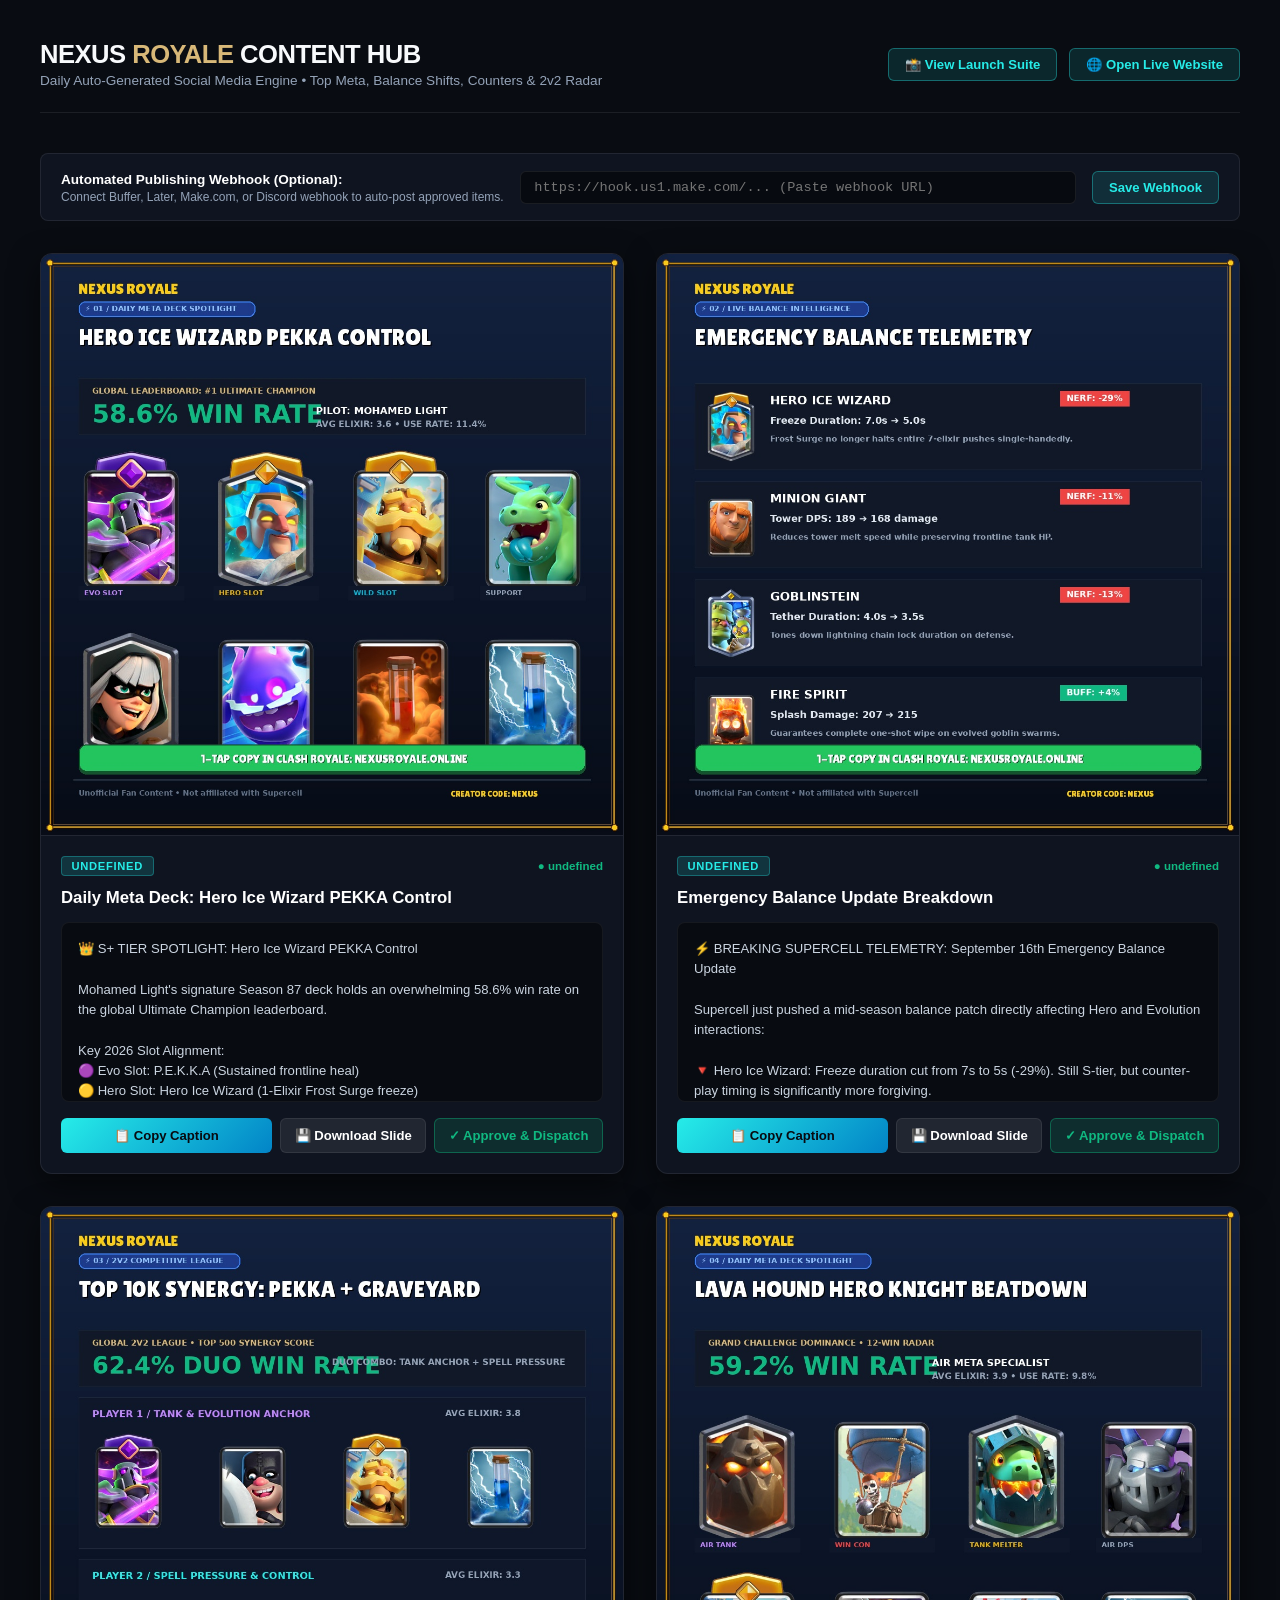
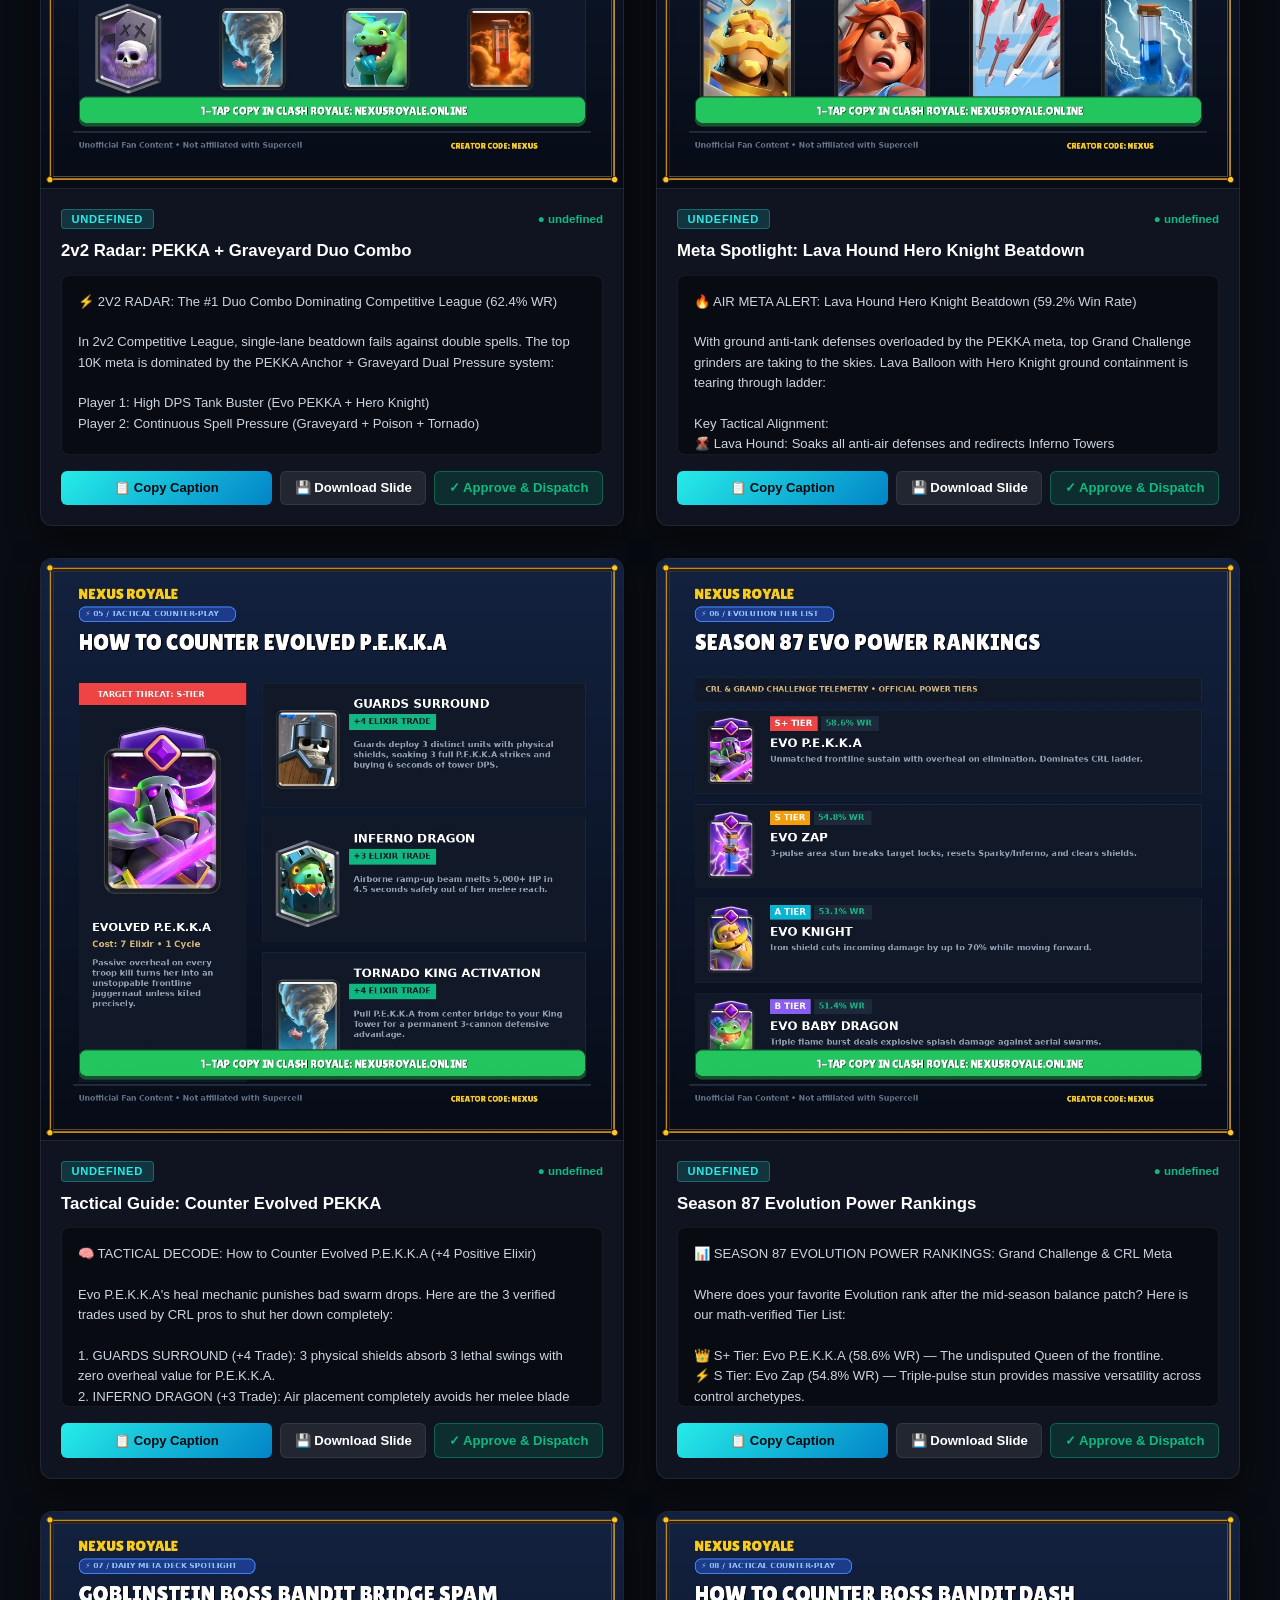
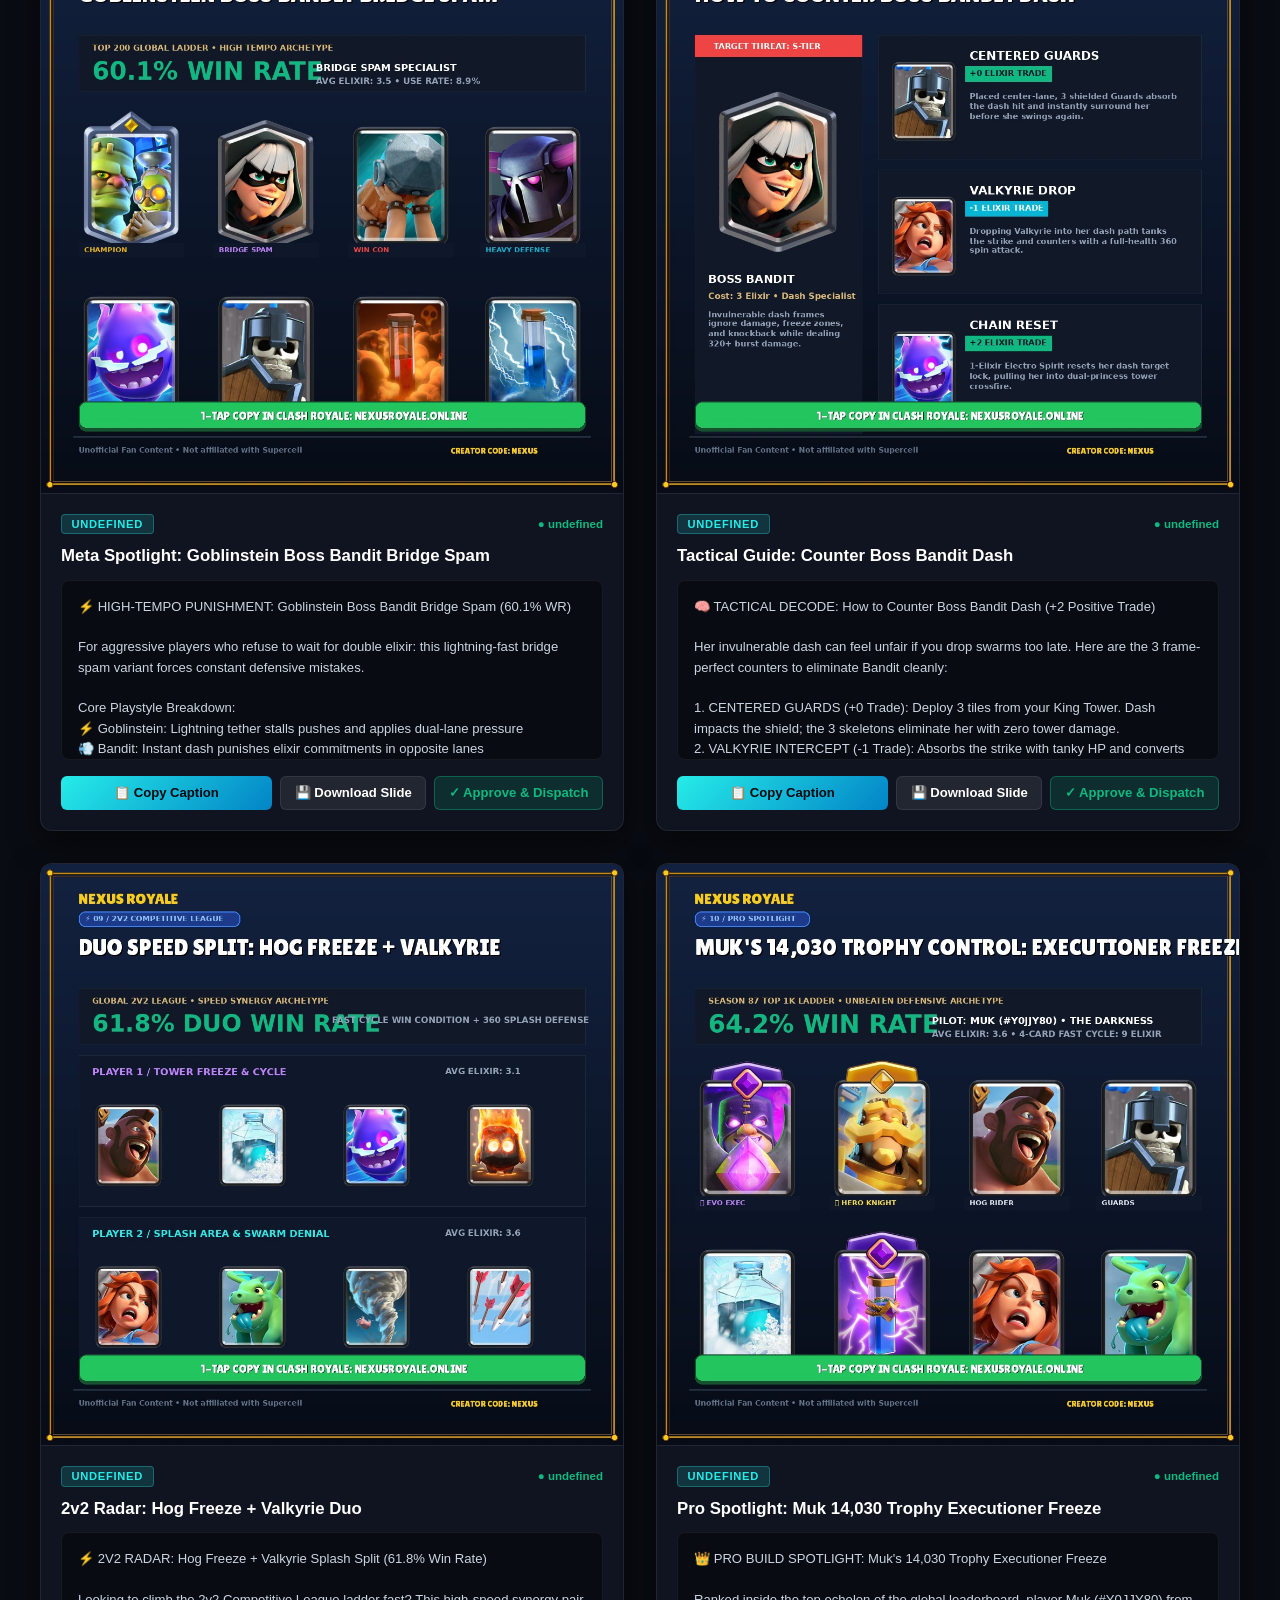
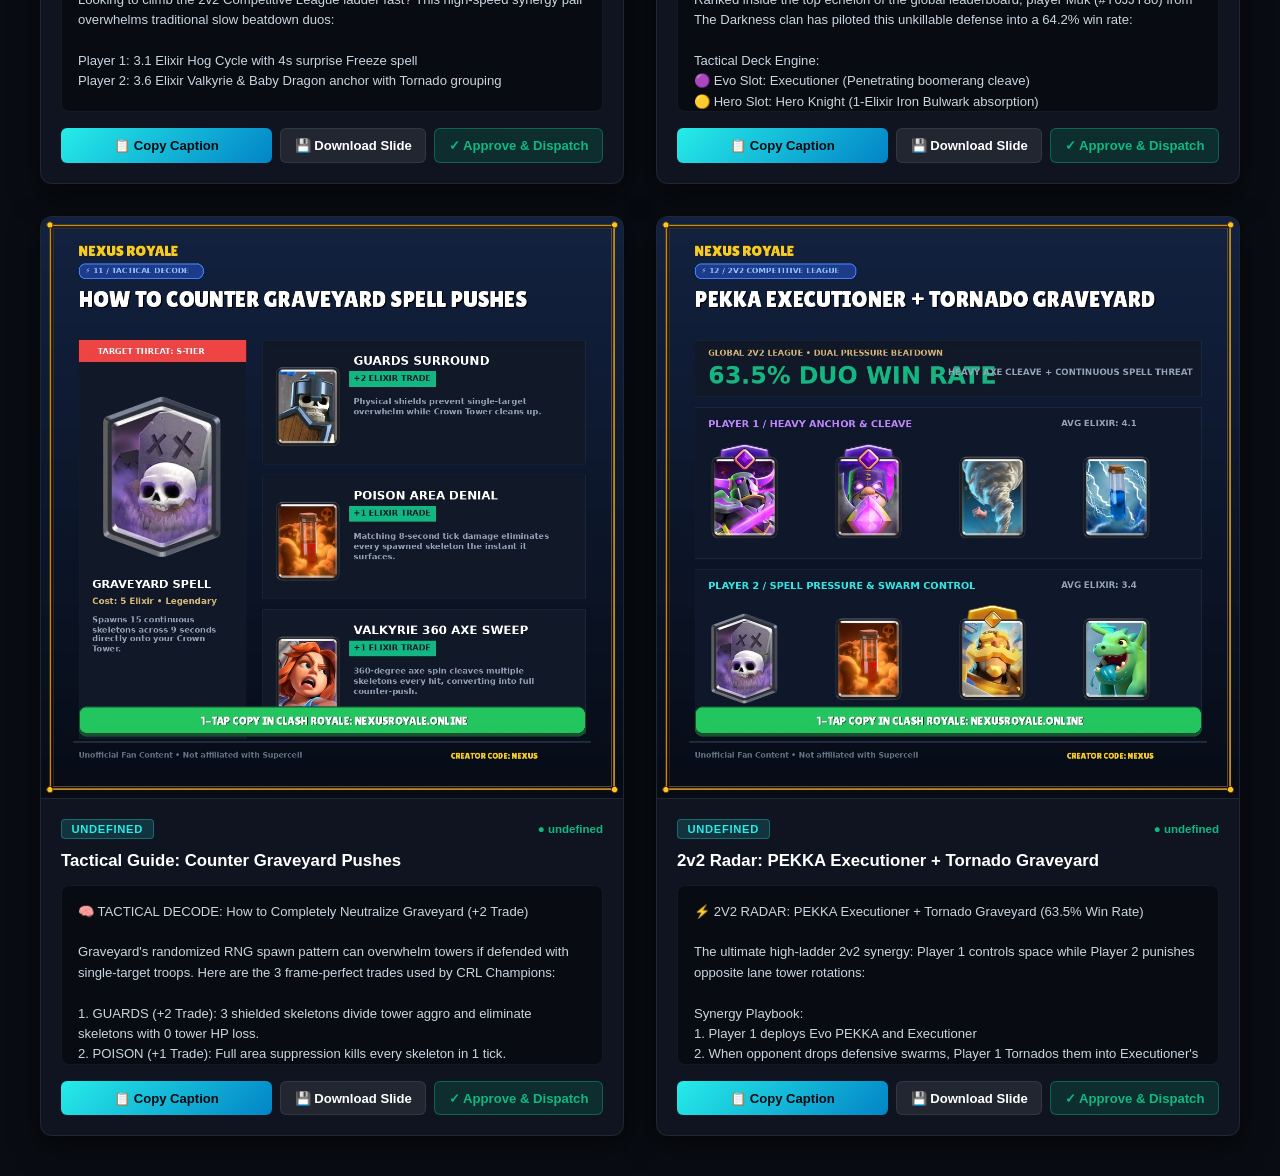
<file: approval_hub.html>
<!DOCTYPE html>
<html lang="en">
<head>
  <meta charset="UTF-8">
  <meta name="viewport" content="width=device-width, initial-scale=1.0">
  <title>Nexus Royale — Content Approval & Cadence Hub</title>
  <style>
    :root {
      --bg: #090c12;
      --card-bg: #0f1420;
      --card-inner: #141b2d;
      --border: rgba(255, 255, 255, 0.08);
      --border-cyan: rgba(38, 236, 232, 0.35);
      --cyan: #26ece8;
      --gold: #d8b878;
      --text: #f8fafc;
      --text-muted: #94a3b8;
      --win: #10b981;
    }
    * { box-sizing: border-box; margin: 0; padding: 0; }
    body {
      background: var(--bg);
      color: var(--text);
      font-family: -apple-system, BlinkMacSystemFont, "Segoe UI", Roboto, sans-serif;
      padding: 2.5rem 1.5rem;
    }
    .container {
      max-width: 1200px;
      margin: 0 auto;
    }
    header {
      display: flex;
      justify-content: space-between;
      align-items: center;
      margin-bottom: 2.5rem;
      border-bottom: 1px solid var(--border);
      padding-bottom: 1.5rem;
      flex-wrap: wrap;
      gap: 1rem;
    }
    .brand-title {
      font-size: 1.6rem;
      font-weight: 900;
      letter-spacing: -0.02em;
    }
    .brand-gold { color: var(--gold); }
    .brand-sub {
      font-size: 0.85rem;
      color: var(--text-muted);
      margin-top: 0.25rem;
    }
    .hub-actions {
      display: flex;
      gap: 0.75rem;
      align-items: center;
    }
    .btn-action {
      background: rgba(38, 236, 232, 0.12);
      border: 1px solid var(--border-cyan);
      color: var(--cyan);
      padding: 0.5rem 1rem;
      border-radius: 6px;
      font-size: 0.82rem;
      font-weight: 700;
      cursor: pointer;
      transition: all 0.15s ease;
      text-decoration: none;
    }
    .btn-action:hover {
      background: var(--cyan);
      color: #080a10;
    }
    .webhook-bar {
      background: var(--card-bg);
      border: 1px solid var(--border);
      border-radius: 8px;
      padding: 1rem 1.25rem;
      margin-bottom: 2rem;
      display: flex;
      align-items: center;
      justify-content: space-between;
      gap: 1rem;
      flex-wrap: wrap;
    }
    .webhook-input {
      flex: 1;
      min-width: 250px;
      background: rgba(0,0,0,0.5);
      border: 1px solid var(--border);
      color: #fff;
      padding: 0.5rem 0.85rem;
      border-radius: 6px;
      font-size: 0.85rem;
      font-family: monospace;
    }
    .posts-grid {
      display: grid;
      grid-template-columns: repeat(2, 1fr);
      gap: 2rem;
    }
    @media (max-width: 900px) {
      .posts-grid { grid-template-columns: 1fr; }
    }
    .post-card {
      background: var(--card-bg);
      border: 1px solid var(--border);
      border-radius: 12px;
      overflow: hidden;
      display: flex;
      flex-direction: column;
      box-shadow: 0 10px 30px rgba(0,0,0,0.5);
    }
    .post-preview-img {
      width: 100%;
      aspect-ratio: 1/1;
      object-fit: cover;
      display: block;
      border-bottom: 1px solid var(--border);
    }
    .post-content {
      padding: 1.25rem;
      display: flex;
      flex-direction: column;
      flex: 1;
    }
    .post-meta-row {
      display: flex;
      justify-content: space-between;
      align-items: center;
      margin-bottom: 0.75rem;
    }
    .post-type-tag {
      font-size: 0.7rem;
      font-weight: 800;
      letter-spacing: 0.06em;
      text-transform: uppercase;
      padding: 0.2rem 0.6rem;
      border-radius: 4px;
      background: rgba(38, 236, 232, 0.15);
      color: var(--cyan);
      border: 1px solid rgba(38, 236, 232, 0.3);
    }
    .post-status-tag {
      font-size: 0.72rem;
      font-weight: 800;
      color: var(--win);
    }
    .post-title {
      font-size: 1.05rem;
      font-weight: 800;
      color: #fff;
      margin-bottom: 0.85rem;
    }
    .post-caption-box {
      background: rgba(0,0,0,0.45);
      border: 1px solid rgba(255,255,255,0.06);
      border-radius: 8px;
      padding: 1rem;
      font-size: 0.82rem;
      line-height: 1.55;
      color: #cbd5e1;
      max-height: 180px;
      overflow-y: auto;
      white-space: pre-wrap;
      word-wrap: break-word;
      margin-bottom: 1rem;
      flex: 1;
    }
    .post-actions {
      display: flex;
      gap: 0.5rem;
      flex-wrap: wrap;
    }
    .btn-copy-cap {
      flex: 1;
      background: linear-gradient(135deg, var(--cyan) 0%, #0284c7 100%);
      color: #080a10;
      font-weight: 800;
      border: none;
      padding: 0.55rem 0.85rem;
      border-radius: 6px;
      cursor: pointer;
      font-size: 0.82rem;
      transition: opacity 0.15s ease;
    }
    .btn-download-img {
      background: rgba(255,255,255,0.08);
      border: 1px solid var(--border);
      color: #fff;
      font-weight: 700;
      padding: 0.55rem 0.85rem;
      border-radius: 6px;
      cursor: pointer;
      font-size: 0.82rem;
      text-decoration: none;
    }
    .btn-approve {
      background: rgba(16, 185, 129, 0.15);
      border: 1px solid rgba(16, 185, 129, 0.4);
      color: var(--win);
      font-weight: 700;
      padding: 0.55rem 0.85rem;
      border-radius: 6px;
      cursor: pointer;
      font-size: 0.82rem;
    }
  </style>
</head>
<body>
  <div class="container">
    <header>
      <div>
        <h1 class="brand-title">NEXUS <span class="brand-gold">ROYALE</span> CONTENT HUB</h1>
        <p class="brand-sub">Daily Auto-Generated Social Media Engine • Top Meta, Balance Shifts, Counters & 2v2 Radar</p>
      </div>
      <div class="hub-actions">
        <a href="preview.html" class="btn-action">📸 View Launch Suite</a>
        <a href="https://nexusroyale.online" target="_blank" class="btn-action">🌐 Open Live Website</a>
      </div>
    </header>

    <div class="webhook-bar">
      <div>
        <strong style="font-size: 0.85rem; color: #fff;">Automated Publishing Webhook (Optional):</strong>
        <p style="font-size: 0.75rem; color: var(--text-muted); margin-top: 2px;">Connect Buffer, Later, Make.com, or Discord webhook to auto-post approved items.</p>
      </div>
      <input type="text" id="webhook-url-input" class="webhook-input" placeholder="https://hook.us1.make.com/... (Paste webhook URL)">
      <button type="button" class="btn-action" id="btn-save-webhook">Save Webhook</button>
    </div>

    <div class="posts-grid" id="posts-container">
      <!-- Injected from content_queue.json via JavaScript -->
    </div>
  </div>

  <script>
    let currentQueue = [];

    const FALLBACK_POSTS = [
      {
        "id": "meta_spotlight_icewiz",
        "title": "Daily Meta Deck: Hero Ice Wizard PEKKA Control",
        "type": "Meta Spotlight",
        "image": "queue/post_1_meta_deck.jpg",
        "caption": "👑 S+ TIER SPOTLIGHT: Hero Ice Wizard PEKKA Control\n\nMohamed Light's signature Season 87 deck holds an overwhelming 58.6% win rate on the global Ultimate Champion leaderboard.\n\nKey 2026 Slot Alignment:\n🟣 Evo Slot: P.E.K.K.A (Sustained frontline heal)\n🟡 Hero Slot: Hero Ice Wizard (1-Elixir Frost Surge freeze)\n🔵 Wild Slot: Knight (Iron Bulwark 70% damage reduction)\n\nFull 8 Cards: Ice Wizard, PEKKA, Knight, Zap, Poison, Electro Spirit, Bandit, Baby Dragon.\n\n⚔️ 1-Tap Copy this deck directly into your Clash Royale app at nexusroyale.online (Link in bio).\n\n#ClashRoyale #ClashRoyaleMeta #MohamedLight #PEKKA #NexusRoyale #Esports #ClashRoyaleDeck #CRL",
        "status": "Ready to Post"
      },
      {
        "id": "balance_shifts_sept16",
        "title": "Emergency Balance Update Breakdown",
        "type": "Balance Intelligence",
        "image": "queue/post_2_balance_shifts.jpg",
        "caption": "⚡ BREAKING SUPERCELL TELEMETRY: September 16th Emergency Balance Update\n\nSupercell just pushed a mid-season balance patch directly affecting Hero and Evolution interactions:\n\n🔻 Hero Ice Wizard: Freeze duration cut from 7s to 5s (-29%). Still S-tier, but counter-play timing is significantly more forgiving.\n🔻 Minion Giant: Damage reduced from 189 to 168 (-11%).\n🔻 Goblinstein: Tether ability duration reduced from 4s to 3.5s (-13%).\n🔺 Fire Spirit: Damage buffed to 215 (+4%), making it one-shot higher-level swarm troops.\n\nSee full real-time deck win-rate shifts and counter analytics at nexusroyale.online (Link in bio).\n\n#ClashRoyale #ClashRoyaleUpdate #BalanceChanges #Supercell #NexusRoyale #ClashRoyaleNews #Gaming",
        "status": "Ready to Post"
      },
      {
        "id": "counter_hero_icewiz",
        "title": "Tactical Guide: Counter Hero Ice Wizard",
        "type": "Strategy Guide",
        "image": "queue/post_3_counter_play.jpg",
        "caption": "🧠 TACTICAL DECODE: How to Counter Hero Ice Wizard (Season 87)\n\nStruggling against the 1-Elixir Frost Surge freeze in Grand Challenges? Here are the 3 math-verified counter trades:\n\n1. POISON SPELL (+0 Trade): Consistent area denial. Eliminates Ice Wizard while clipping supporting units.\n2. SPLIT SURROUND (+1 to +2 Trade): Guards or Goblins placed centered split-lane force the freeze to waste on single targets.\n3. BOSS BANDIT DASH (+0 Trade): Bandit's invulnerability frames dash straight through the freeze effect directly onto him.\n\nSimulate any matchup with our Combat Simulator at nexusroyale.online (Link in bio).\n\n#ClashRoyale #ClashRoyaleStrategy #ClashRoyaleTips #NexusRoyale #MobileEsports #ClashRoyaleCoaching",
        "status": "Ready to Post"
      },
      {
        "id": "radar_2v2_pekka_gy",
        "title": "2v2 Radar: PEKKA + Graveyard Duo Combo",
        "type": "2v2 Radar",
        "image": "queue/post_4_2v2_radar.jpg",
        "caption": "⚡ 2V2 RADAR: The #1 Duo Combo Dominating Competitive League (62.4% WR)\n\nIn 2v2 Competitive League, single-lane beatdown fails against double spells. The top 10K meta is dominated by the PEKKA Anchor + Graveyard Dual Pressure system:\n\nPlayer 1: High DPS Tank Buster (Evo PEKKA + Hero Knight)\nPlayer 2: Continuous Spell Pressure (Graveyard + Poison + Tornado)\n\nTornado groups enemy defenders directly into Player 1's Executioner axe line, creating unbeatable counter-pushes.\n\nInspect your own 2v2 League rating and rank predictions live at nexusroyale.online (Link in bio).\n\n#ClashRoyale #ClashRoyale2v2 #2v2League #NexusRoyale #ClashRoyaleCommunity #Supercell",
        "status": "Ready to Post"
      }
    ];

    function renderQueue(posts) {
      const container = document.getElementById("posts-container");
      if (!container) return;
      container.innerHTML = posts.map((p, idx) => `
        <div class="post-card">
          <img src="${p.image}" class="post-preview-img" alt="${p.title}" onerror="this.src='https://nexusroyale.online/${p.image}'">
          <div class="post-content">
            <div class="post-meta-row">
              <span class="post-type-tag">${p.type}</span>
              <span class="post-status-tag" id="status-${idx}">● ${p.status}</span>
            </div>
            <h3 class="post-title">${p.title}</h3>
            <div class="post-caption-box" id="caption-${idx}" contenteditable="true" title="Click to edit before dispatching">${p.caption}</div>
            <div class="post-actions">
              <button type="button" class="btn-copy-cap" onclick="copyCaption(${idx})">📋 Copy Caption</button>
              <a href="${p.image}" download class="btn-download-img">💾 Download Slide</a>
              <button type="button" class="btn-approve" id="btn-approve-${idx}" onclick="approvePost(${idx})">✓ Approve & Dispatch</button>
            </div>
          </div>
        </div>
      `).join('');
    }

    async function loadQueue() {
      try {
        const res = await fetch("content_queue.json");
        if (!res.ok) throw new Error("HTTP " + res.status);
        const data = await res.json();
        currentQueue = data.posts && data.posts.length ? data.posts : FALLBACK_POSTS;
      } catch (err) {
        console.info("Using embedded queue data (file:// protocol mode)");
        currentQueue = FALLBACK_POSTS;
      }
      renderQueue(currentQueue);
    }

    function copyCaption(idx) {
      const el = document.getElementById(`caption-${idx}`);
      if (!el) return;
      navigator.clipboard.writeText(el.innerText).then(() => {
        const btn = event.target;
        const oldText = btn.textContent;
        btn.textContent = "✓ Copied to Clipboard!";
        setTimeout(() => btn.textContent = oldText, 2000);
      });
    }

    async function approvePost(idx) {
      const post = currentQueue[idx];
      const tag = document.getElementById(`status-${idx}`);
      const btn = document.getElementById(`btn-approve-${idx}`);
      const webhookUrl = localStorage.getItem("nexus_social_webhook");

      if (tag) {
        tag.textContent = "✓ Approved";
        tag.style.color = "#38bdf8";
      }

      if (!webhookUrl) {
        alert("Post marked approved! (To auto-publish or queue in Make.com, paste your Make.com Webhook URL in the top bar and click Save Webhook)");
        return;
      }

      if (btn) btn.textContent = "⏳ Dispatching...";

      try {
        const imgFile = post && post.image ? post.image.split("/").pop() : "";
        const publicImageUrl = imgFile ? `https://nexusroyale.online/queue/${imgFile}` : "";

        const payload = {
          event: "post_approved",
          postId: post ? post.id : `post_${idx}`,
          title: post ? post.title : "Nexus Royale Update",
          type: post ? post.type : "Social Update",
          caption: post ? post.caption : "",
          imageUrl: publicImageUrl,
          imageRelativePath: post ? post.image : "",
          source: "Nexus Royale Content Engine",
          timestamp: new Date().toISOString()
        };

        const res = await fetch(webhookUrl, {
          method: "POST",
          headers: { "Content-Type": "application/json" },
          body: JSON.stringify(payload)
        });

        if (btn) {
          btn.textContent = "🚀 Sent to Make.com!";
          btn.style.background = "rgba(38, 236, 232, 0.25)";
          btn.style.color = "#26ece8";
        }
      } catch (e) {
        console.warn("Webhook dispatch warning:", e);
        if (btn) {
          btn.textContent = "✓ Dispatched";
          btn.style.color = "#38bdf8";
        }
      }
    }

    document.getElementById("btn-save-webhook").addEventListener("click", () => {
      const val = document.getElementById("webhook-url-input").value.trim();
      if (!val) {
        alert("Please enter a valid Make.com webhook URL.");
        return;
      }
      localStorage.setItem("nexus_social_webhook", val);
      alert("✓ Make.com Webhook URL saved successfully! Now clicking 'Approve & Dispatch' will send posts directly to your Make scenario.");
    });

    const saved = localStorage.getItem("nexus_social_webhook");
    if (saved) document.getElementById("webhook-url-input").value = saved;

    loadQueue();
  </script>
</body>
</html>
</file>
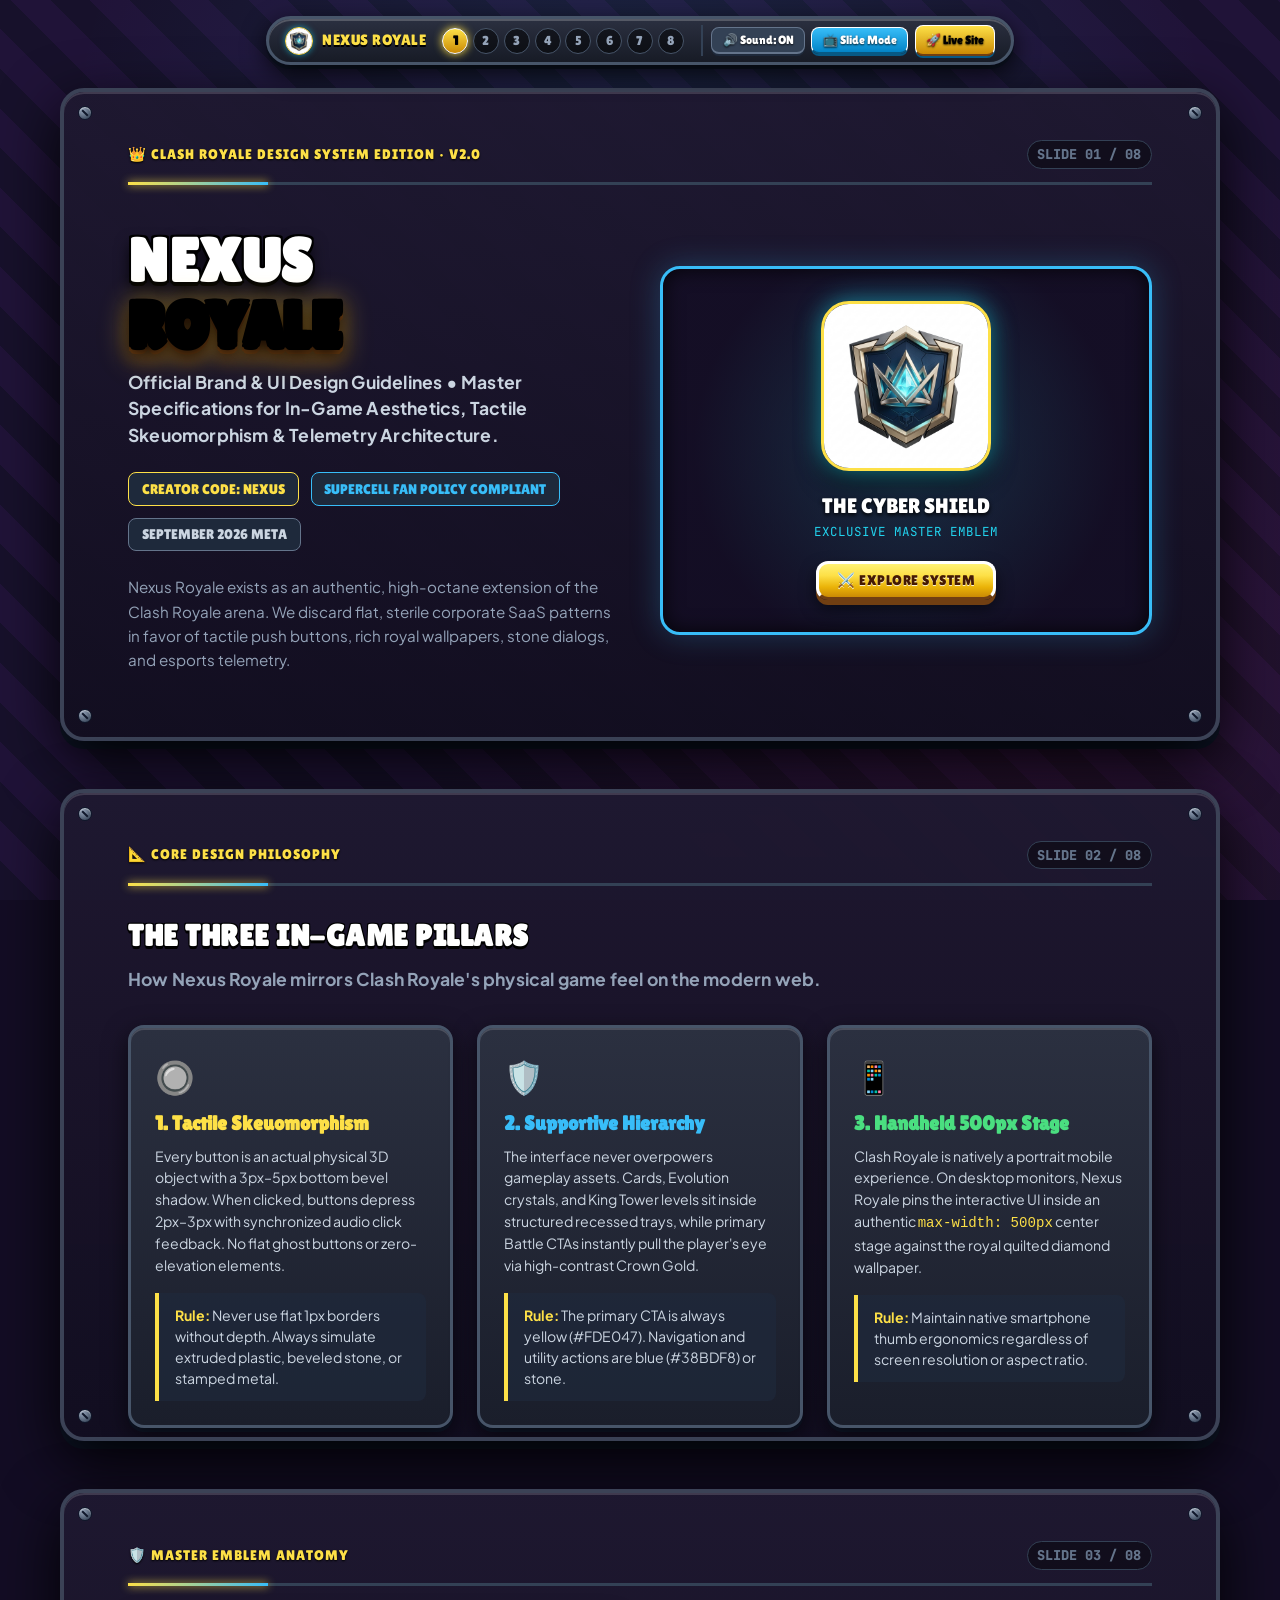
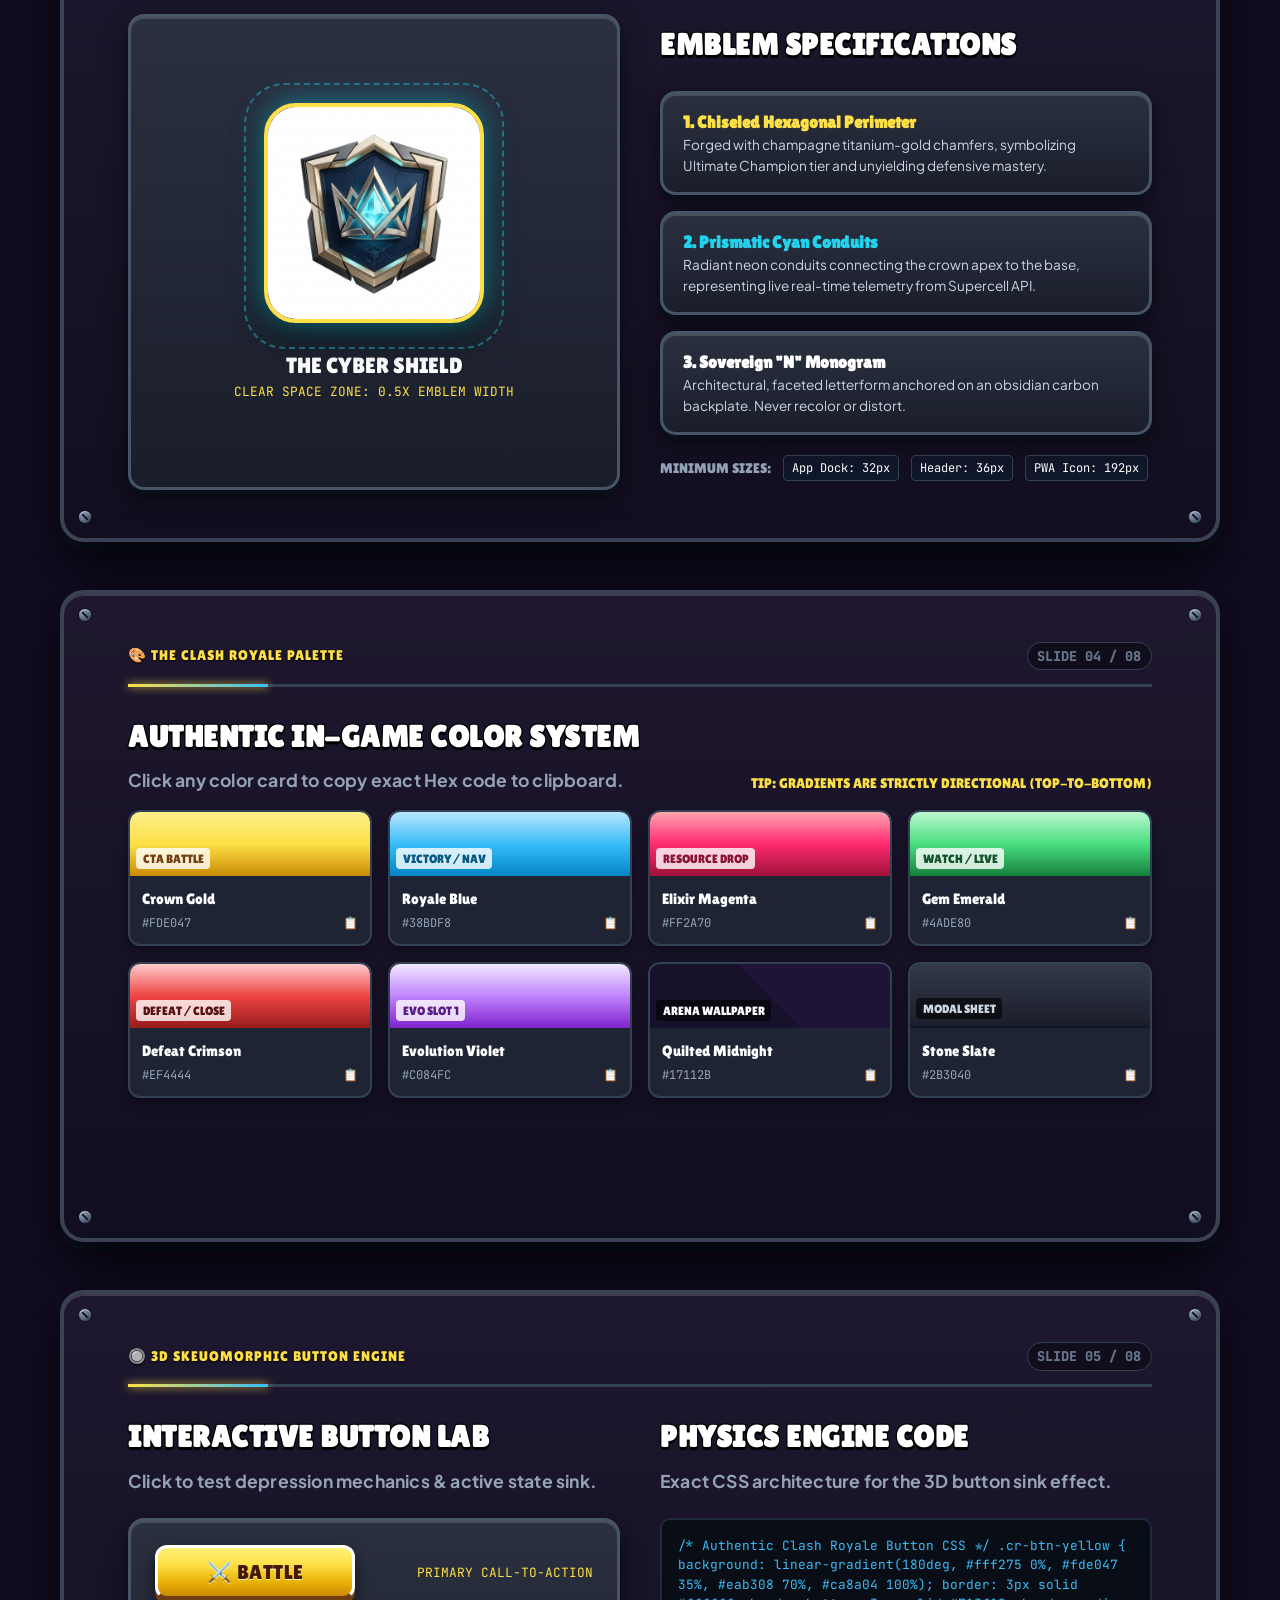
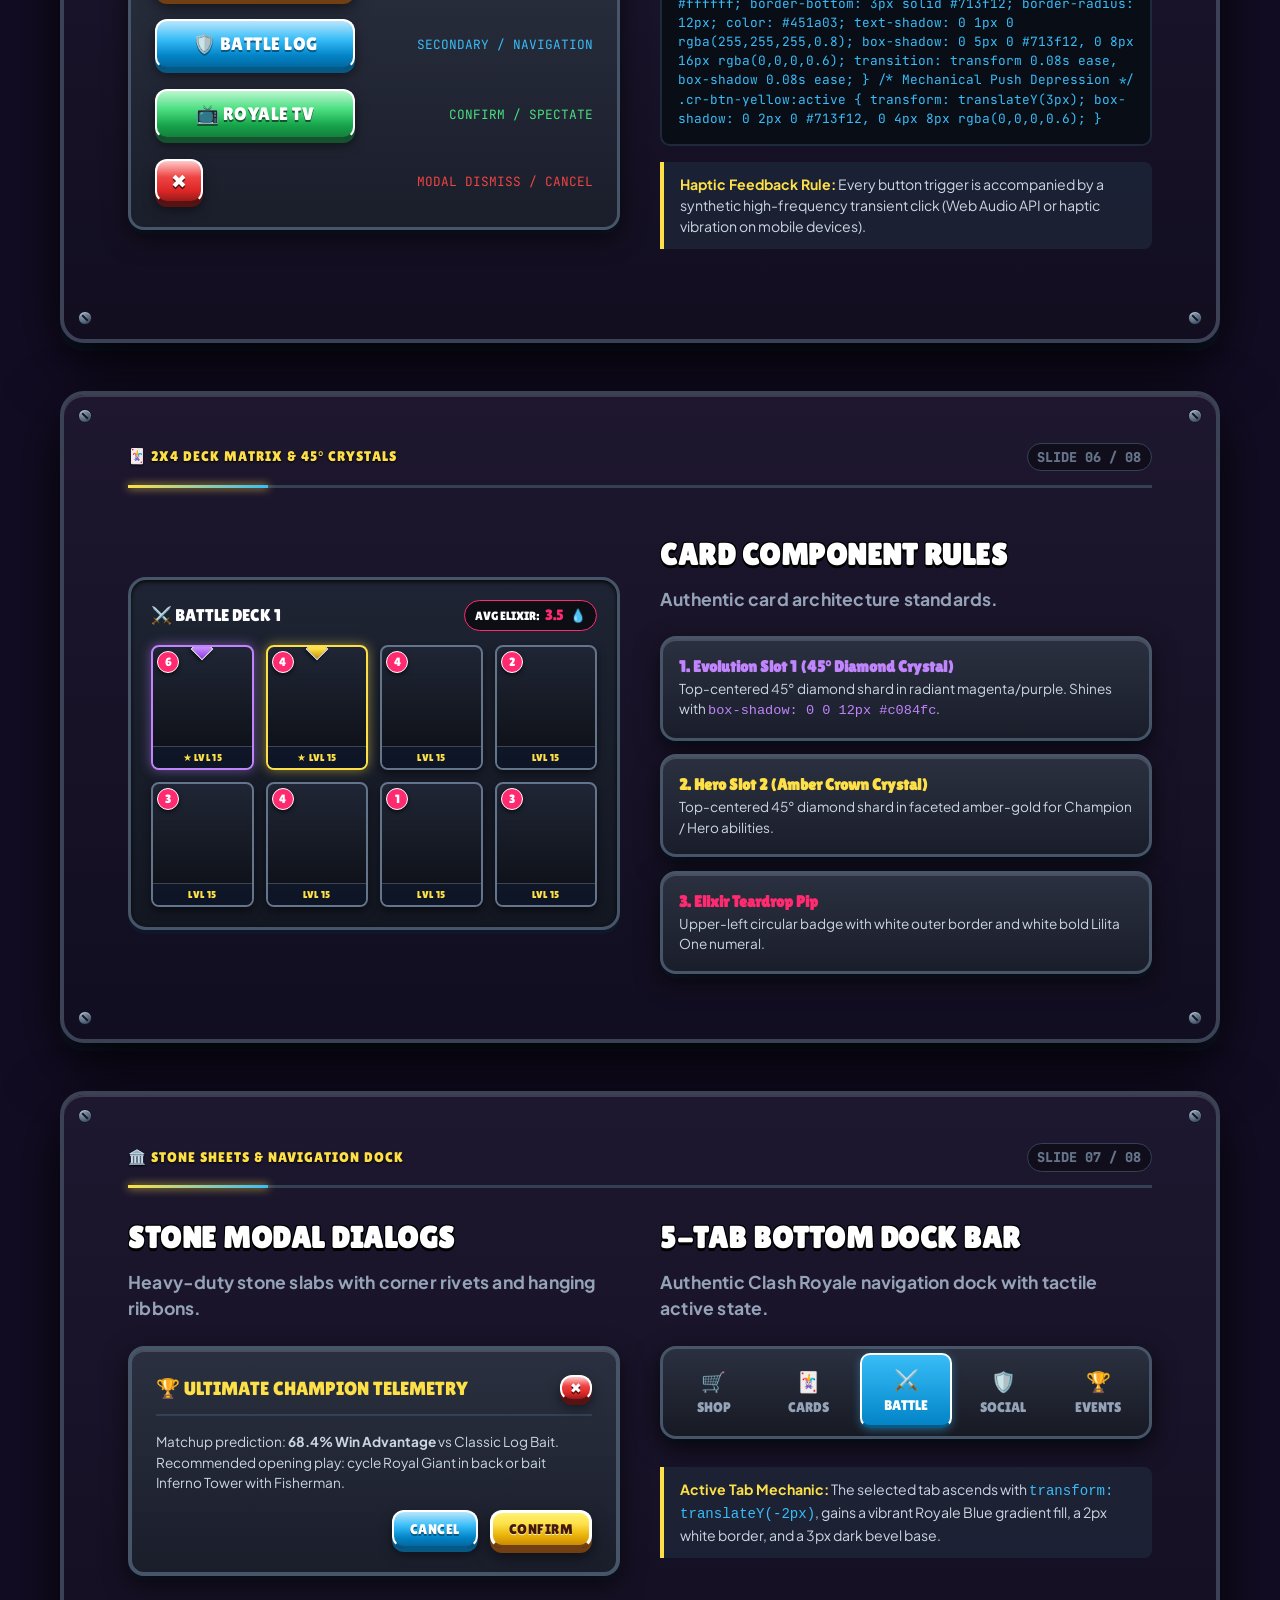
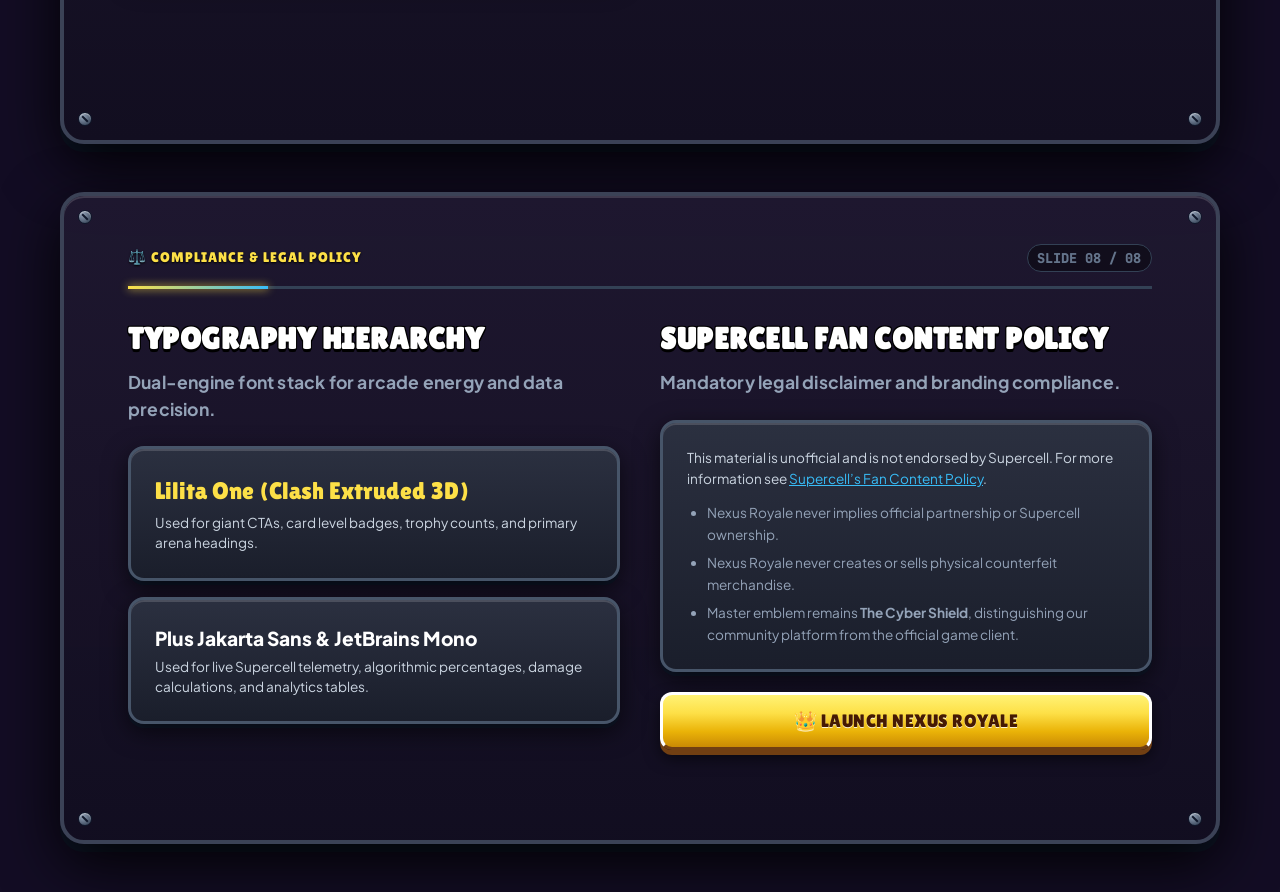
<file: brand-guidelines.html>
<!DOCTYPE html>
<html lang="en">
<head>
  <meta charset="UTF-8">
  <meta name="viewport" content="width=device-width, initial-scale=1.0">
  <title>Nexus Royale — Brand & UI Design Guidelines (Clash Royale Design System)</title>
  <link rel="icon" type="image/jpeg" href="nexus_crest_cyber.jpg">
  <link rel="preconnect" href="https://fonts.googleapis.com">
  <link rel="preconnect" href="https://fonts.gstatic.com" crossorigin>
  <link href="https://fonts.googleapis.com/css2?family=Lilita+One&family=Plus+Jakarta+Sans:wght@500;600;700;800;900&family=JetBrains+Mono:wght@600;800&display=swap" rel="stylesheet">
  <style>
    @font-face {
      font-family: 'LilitaOneLocal';
      src: url('fonts/LilitaOne-Regular.ttf') format('truetype');
      font-weight: normal;
      font-style: normal;
    }

    :root {
      /* Typography */
      --font-clash: 'LilitaOneLocal', 'Lilita One', cursive, -apple-system, sans-serif;
      --font-body: 'Plus Jakarta Sans', -apple-system, BlinkMacSystemFont, sans-serif;
      --font-mono: 'JetBrains Mono', monospace;

      /* Authentic Clash Royale Color System */
      --cr-gold-light: #fef08a;
      --cr-gold: #fde047;
      --cr-gold-deep: #ca8a04;
      --cr-gold-bevel: #713f12;

      --cr-blue-light: #7dd3fc;
      --cr-blue: #38bdf8;
      --cr-blue-deep: #0284c7;
      --cr-blue-bevel: #075985;

      --cr-red-light: #fca5a5;
      --cr-red: #ef4444;
      --cr-red-deep: #b91c1c;
      --cr-red-bevel: #571212;

      --cr-green-light: #86efac;
      --cr-green: #4ade80;
      --cr-green-deep: #16a34a;
      --cr-green-bevel: #14532d;

      --cr-elixir: #ff2a70;
      --cr-elixir-deep: #7a0028;
      --cr-elixir-glow: #e11d48;

      --cr-evo-purple: #c084fc;
      --cr-evo-purple-deep: #a855f7;
      --cr-hero-amber: #fbbf24;

      /* Environmental Surfaces */
      --cr-bg-midnight: #130d24;
      --cr-bg-quilt-1: #17112b;
      --cr-bg-quilt-2: #201338;
      --cr-stone-light: #33394a;
      --cr-stone-dark: #1b1e2a;
      --cr-stone-border: #475569;
      --cr-stone-bevel: #0f172a;

      /* Master Shield Cyber Colors */
      --cyber-cyan: #22d3ee;
      --cyber-cyan-deep: #0891b2;
      --cyber-cyan-glow: rgba(34, 211, 238, 0.6);
    }

    * {
      box-sizing: border-box;
      margin: 0;
      padding: 0;
    }

    body {
      background-color: var(--cr-bg-midnight);
      background-image: 
        radial-gradient(circle at 50% 20%, rgba(56, 189, 248, 0.12) 0%, transparent 60%),
        radial-gradient(circle at 80% 80%, rgba(225, 29, 72, 0.08) 0%, transparent 50%),
        repeating-linear-gradient(45deg, var(--cr-bg-quilt-1) 0, var(--cr-bg-quilt-1) 28px, var(--cr-bg-quilt-2) 28px, var(--cr-bg-quilt-2) 56px);
      background-attachment: fixed;
      color: #ffffff;
      font-family: var(--font-body);
      line-height: 1.5;
      padding: 5.5rem 1rem 3rem 1rem;
      display: flex;
      flex-direction: column;
      align-items: center;
      gap: 3rem;
      -webkit-font-smoothing: antialiased;
    }

    /* Fixed Presenter Dock */
    .presenter-dock {
      position: fixed;
      top: 1rem;
      z-index: 10000;
      background: linear-gradient(180deg, #2b3040 0%, #171b26 100%);
      border: 3px solid #475569;
      box-shadow: 0 8px 24px rgba(0,0,0,0.8), inset 0 2px 0 rgba(255,255,255,0.2), 0 4px 0 #0f172a;
      border-radius: 999px;
      padding: 0.4rem 1rem;
      display: flex;
      align-items: center;
      gap: 0.6rem;
      backdrop-filter: blur(12px);
    }
    .presenter-dock .dock-logo {
      width: 28px;
      height: 28px;
      border-radius: 50%;
      border: 1.5px solid var(--cr-gold);
      box-shadow: 0 0 6px var(--cyber-cyan-glow);
    }
    .presenter-dock .dock-title {
      font-family: var(--font-clash);
      font-size: 0.95rem;
      color: var(--cr-gold);
      text-shadow: 0 2px 0 #000;
      letter-spacing: 0.5px;
      margin-right: 0.4rem;
    }
    .slide-pills {
      display: flex;
      gap: 0.3rem;
    }
    .slide-pill {
      background: rgba(0,0,0,0.5);
      border: 1.5px solid #475569;
      color: #94a3b8;
      font-family: var(--font-clash);
      font-size: 0.8rem;
      width: 26px;
      height: 26px;
      border-radius: 50%;
      display: flex;
      align-items: center;
      justify-content: center;
      cursor: pointer;
      transition: all 0.15s ease;
    }
    .slide-pill:hover {
      background: var(--cr-blue-deep);
      border-color: var(--cr-blue);
      color: #fff;
      transform: translateY(-1px);
    }
    .slide-pill.active {
      background: linear-gradient(180deg, var(--cr-gold) 0%, var(--cr-gold-deep) 100%);
      border-color: #fff;
      color: #000;
      box-shadow: 0 0 8px var(--cr-gold);
      font-weight: 900;
    }
    .dock-actions {
      display: flex;
      align-items: center;
      gap: 0.4rem;
      margin-left: 0.5rem;
      padding-left: 0.5rem;
      border-left: 2px solid #334155;
    }
    .dock-btn {
      background: linear-gradient(180deg, var(--cr-blue) 0%, var(--cr-blue-deep) 100%);
      border: 1.5px solid #fff;
      border-bottom: 2.5px solid var(--cr-blue-bevel);
      color: #fff;
      font-family: var(--font-clash);
      font-size: 0.75rem;
      padding: 0.3rem 0.65rem;
      border-radius: 8px;
      cursor: pointer;
      text-shadow: 0 1px 2px rgba(0,0,0,0.8);
      box-shadow: 0 2px 0 var(--cr-blue-bevel);
      transition: transform 0.1s ease, box-shadow 0.1s ease;
      text-decoration: none;
      display: inline-flex;
      align-items: center;
      gap: 0.3rem;
    }
    .dock-btn:active {
      transform: translateY(2px);
      box-shadow: 0 0 0 var(--cr-blue-bevel);
    }
    .dock-btn-sound {
      background: #334155;
      border-color: #64748b;
      box-shadow: 0 2px 0 #1e293b;
    }

    /* 16:9 Presentation Canvas */
    .brand-slide {
      width: 100%;
      max-width: 1160px;
      aspect-ratio: 16 / 9;
      background: linear-gradient(180deg, rgba(30, 24, 48, 0.96) 0%, rgba(18, 14, 32, 0.98) 100%);
      border: 4px solid #3b4256;
      border-radius: 24px;
      position: relative;
      padding: 3rem 4rem;
      display: flex;
      flex-direction: column;
      box-shadow: 0 20px 60px rgba(0,0,0,0.9), inset 0 2px 0 rgba(255,255,255,0.15), 0 8px 0 #0f172a;
      overflow: hidden;
      page-break-after: always;
    }

    /* Decorative Corner Screws */
    .slide-screw {
      position: absolute;
      width: 14px;
      height: 14px;
      border-radius: 50%;
      background: radial-gradient(circle at 30% 30%, #94a3b8 0%, #475569 70%, #1e293b 100%);
      border: 1.5px solid #0f172a;
      box-shadow: inset 0 1px 1px rgba(255,255,255,0.6);
      z-index: 2;
    }
    .slide-screw::after {
      content: '';
      position: absolute;
      top: 50%;
      left: 50%;
      width: 8px;
      height: 2px;
      background: #0f172a;
      transform: translate(-50%, -50%) rotate(45deg);
    }
    .screw-tl { top: 14px; left: 14px; }
    .screw-tr { top: 14px; right: 14px; }
    .screw-bl { bottom: 14px; left: 14px; }
    .screw-br { bottom: 14px; right: 14px; }

    /* Clash UI 3D Typography */
    .cr-title-massive {
      font-family: var(--font-clash);
      font-size: 3.8rem;
      letter-spacing: 0.5px;
      line-height: 1.05;
      text-transform: uppercase;
      color: #ffffff;
      text-shadow: 
        0 4px 0 #000,
        -2px -2px 0 #000,
        2px -2px 0 #000,
        -2px 2px 0 #000,
        2px 2px 0 #000,
        0 8px 16px rgba(0,0,0,0.9);
    }
    .cr-title-gold {
      color: var(--cr-gold);
      background: linear-gradient(180deg, #fff7aa 0%, #fde047 45%, #eab308 70%, #a16207 100%);
      -webkit-background-clip: text;
      -webkit-text-fill-color: transparent;
      filter: drop-shadow(0 4px 0 #713f12) drop-shadow(0 0 12px rgba(250, 204, 21, 0.4));
    }
    .cr-title-h2 {
      font-family: var(--font-clash);
      font-size: 1.85rem;
      letter-spacing: 0.5px;
      text-transform: uppercase;
      color: #fff;
      text-shadow: 0 3px 0 #000, -1px -1px 0 #000, 1px -1px 0 #000, -1px 1px 0 #000, 1px 1px 0 #000;
      margin-bottom: 0.5rem;
      display: flex;
      align-items: center;
      gap: 0.75rem;
    }
    .cr-subtitle {
      font-size: 1.1rem;
      font-weight: 700;
      color: #94a3b8;
      letter-spacing: 0.2px;
      margin-bottom: 1.5rem;
    }

    /* Slide Header Header Bar */
    .slide-bar {
      display: flex;
      justify-content: space-between;
      align-items: center;
      border-bottom: 3px solid #334155;
      padding-bottom: 0.85rem;
      margin-bottom: 1.75rem;
      position: relative;
    }
    .slide-bar::after {
      content: '';
      position: absolute;
      bottom: -3px;
      left: 0;
      width: 140px;
      height: 3px;
      background: linear-gradient(90deg, var(--cr-gold) 0%, var(--cr-blue) 100%);
      box-shadow: 0 0 8px var(--cr-gold);
    }
    .slide-tag {
      font-family: var(--font-clash);
      font-size: 0.9rem;
      letter-spacing: 1px;
      color: var(--cr-gold);
      text-shadow: 0 1px 2px #000;
      display: flex;
      align-items: center;
      gap: 0.5rem;
    }
    .slide-num {
      font-family: var(--font-mono);
      font-size: 0.85rem;
      font-weight: 800;
      color: #64748b;
      background: rgba(0,0,0,0.4);
      padding: 0.2rem 0.6rem;
      border-radius: 999px;
      border: 1px solid #334155;
    }

    /* Tactile 3D Button Engine */
    .cr-btn {
      font-family: var(--font-clash);
      font-size: 1.15rem;
      text-transform: uppercase;
      letter-spacing: 0.5px;
      border-radius: 12px;
      padding: 0.75rem 1.6rem;
      cursor: pointer;
      display: inline-flex;
      align-items: center;
      justify-content: center;
      gap: 0.5rem;
      user-select: none;
      outline: none;
      transition: transform 0.08s ease, box-shadow 0.08s ease, filter 0.15s ease;
      position: relative;
      text-decoration: none;
    }
    .cr-btn:active {
      transform: translateY(3px) !important;
    }

    /* Yellow Battle CTA */
    .cr-btn-yellow {
      background: linear-gradient(180deg, #fff275 0%, #fde047 35%, #eab308 70%, #ca8a04 100%);
      border: 3px solid #ffffff;
      border-bottom: 3px solid #713f12;
      color: #451a03;
      text-shadow: 0 1px 0 rgba(255,255,255,0.8);
      box-shadow: 0 5px 0 #713f12, 0 8px 16px rgba(0,0,0,0.6);
    }
    .cr-btn-yellow:hover {
      filter: brightness(1.06);
      transform: translateY(-1px);
    }
    .cr-btn-yellow:active {
      box-shadow: 0 2px 0 #713f12, 0 4px 8px rgba(0,0,0,0.6);
    }

    /* Blue Practice / Action */
    .cr-btn-blue {
      background: linear-gradient(180deg, #bae6fd 0%, #38bdf8 40%, #0284c7 75%, #0369a1 100%);
      border: 2.5px solid #ffffff;
      border-bottom: 2.5px solid #075985;
      color: #ffffff;
      text-shadow: 0 2px 0 #075985;
      box-shadow: 0 4px 0 #075985, 0 6px 12px rgba(0,0,0,0.5);
    }
    .cr-btn-blue:hover {
      filter: brightness(1.08);
      transform: translateY(-1px);
    }
    .cr-btn-blue:active {
      box-shadow: 0 1px 0 #075985, 0 2px 4px rgba(0,0,0,0.5);
    }

    /* Green Watch / Success */
    .cr-btn-green {
      background: linear-gradient(180deg, #bbf7d0 0%, #4ade80 40%, #16a34a 75%, #15803d 100%);
      border: 2.5px solid #ffffff;
      border-bottom: 2.5px solid #14532d;
      color: #ffffff;
      text-shadow: 0 2px 0 #14532d;
      box-shadow: 0 4px 0 #14532d, 0 6px 12px rgba(0,0,0,0.5);
    }
    .cr-btn-green:hover {
      filter: brightness(1.08);
      transform: translateY(-1px);
    }
    .cr-btn-green:active {
      box-shadow: 0 1px 0 #14532d, 0 2px 4px rgba(0,0,0,0.5);
    }

    /* Red Close / Defeat */
    .cr-btn-red {
      background: linear-gradient(180deg, #fecaca 0%, #ef4444 40%, #dc2626 75%, #991b1b 100%);
      border: 2.5px solid #ffffff;
      border-bottom: 2.5px solid #571212;
      color: #ffffff;
      text-shadow: 0 2px 0 #571212;
      box-shadow: 0 4px 0 #571212, 0 6px 12px rgba(0,0,0,0.5);
      padding: 0.6rem 1rem;
    }
    .cr-btn-red:active {
      box-shadow: 0 1px 0 #571212;
    }

    /* Layout Grids */
    .grid-2col {
      display: grid;
      grid-template-columns: 1fr 1fr;
      gap: 2.5rem;
      height: 100%;
    }
    .grid-3col {
      display: grid;
      grid-template-columns: repeat(3, 1fr);
      gap: 1.5rem;
    }

    /* Stone Panel Card */
    .cr-panel {
      background: linear-gradient(180deg, #2b3040 0%, #1a1e2b 100%);
      border: 3px solid #475569;
      border-radius: 16px;
      padding: 1.5rem;
      box-shadow: 0 8px 24px rgba(0,0,0,0.6), inset 0 2px 0 rgba(255,255,255,0.15), 0 4px 0 #0f172a;
      position: relative;
    }

    /* Swatch Grid */
    .palette-grid {
      display: grid;
      grid-template-columns: repeat(4, 1fr);
      gap: 1rem;
    }
    .swatch-card {
      background: #1e2433;
      border: 2px solid #334155;
      border-radius: 12px;
      overflow: hidden;
      cursor: pointer;
      transition: transform 0.15s ease, border-color 0.15s ease;
      box-shadow: 0 4px 12px rgba(0,0,0,0.4);
    }
    .swatch-card:hover {
      transform: translateY(-2px);
      border-color: var(--cr-gold);
    }
    .swatch-preview {
      height: 64px;
      width: 100%;
      position: relative;
      display: flex;
      align-items: flex-end;
      padding: 0.4rem;
    }
    .swatch-details {
      padding: 0.75rem;
    }
    .swatch-name {
      font-family: var(--font-clash);
      font-size: 0.95rem;
      color: #fff;
      margin-bottom: 0.2rem;
    }
    .swatch-hex {
      font-family: var(--font-mono);
      font-size: 0.75rem;
      color: #94a3b8;
      display: flex;
      justify-content: space-between;
      align-items: center;
    }

    /* 2x4 Deck Matrix */
    .deck-container {
      background: linear-gradient(180deg, #1e2433 0%, #131722 100%);
      border: 3px solid #475569;
      border-radius: 18px;
      padding: 1.25rem;
      box-shadow: inset 0 2px 4px rgba(0,0,0,0.8), 0 4px 0 #0f172a;
    }
    .deck-grid {
      display: grid;
      grid-template-columns: repeat(4, 1fr);
      gap: 0.75rem;
    }
    .cr-card {
      aspect-ratio: 1 / 1.22;
      background: #272f42;
      border-radius: 8px;
      border: 2px solid #64748b;
      position: relative;
      overflow: hidden;
      display: flex;
      flex-direction: column;
      justify-content: flex-end;
      box-shadow: 0 4px 8px rgba(0,0,0,0.5);
      background-size: cover;
      background-position: center;
    }
    .cr-card.is-evo {
      border: 2.5px solid var(--cr-evo-purple);
      box-shadow: 0 0 12px rgba(192, 132, 252, 0.5);
    }
    .cr-card.is-hero {
      border: 2.5px solid var(--cr-gold);
      box-shadow: 0 0 12px rgba(253, 224, 71, 0.5);
    }
    .cr-diamond-gem {
      position: absolute;
      top: -6px;
      left: 50%;
      transform: translateX(-50%) rotate(45deg);
      width: 16px;
      height: 16px;
      z-index: 5;
      border: 1.5px solid #fff;
      box-shadow: 0 2px 4px rgba(0,0,0,0.6);
    }
    .gem-evo {
      background: linear-gradient(135deg, #e9d5ff 0%, #c084fc 50%, #9333ea 100%);
    }
    .gem-hero {
      background: linear-gradient(135deg, #fef08a 0%, #fde047 50%, #ca8a04 100%);
    }
    .cr-elixir-pill {
      position: absolute;
      top: 4px;
      left: 4px;
      background: var(--cr-elixir);
      border: 1.5px solid #fff;
      border-radius: 50%;
      width: 22px;
      height: 22px;
      display: flex;
      align-items: center;
      justify-content: center;
      font-family: var(--font-clash);
      font-size: 0.75rem;
      color: #fff;
      box-shadow: 0 2px 4px rgba(0,0,0,0.6);
      z-index: 4;
    }
    .cr-lvl-badge {
      background: rgba(15, 23, 42, 0.85);
      border-top: 1px solid rgba(255,255,255,0.2);
      padding: 0.15rem 0.3rem;
      font-family: var(--font-clash);
      font-size: 0.65rem;
      color: var(--cr-gold);
      text-align: center;
      letter-spacing: 0.3px;
    }

    /* Master Shield Display */
    .master-crest-showcase {
      display: flex;
      flex-direction: column;
      align-items: center;
      justify-content: center;
      gap: 1.25rem;
      background: radial-gradient(circle at 50% 50%, rgba(34, 211, 238, 0.15) 0%, rgba(19, 13, 36, 0.8) 70%);
      border: 3px solid #38bdf8;
      border-radius: 20px;
      padding: 2rem;
      box-shadow: 0 0 30px rgba(56, 189, 248, 0.25), inset 0 0 20px rgba(0,0,0,0.8);
      position: relative;
    }
    .master-crest-img {
      width: 170px;
      height: 170px;
      object-fit: cover;
      border-radius: 28px;
      border: 3.5px solid var(--cr-gold);
      box-shadow: 0 0 24px var(--cyber-cyan-glow), 0 12px 24px rgba(0,0,0,0.8);
    }

    /* Callout Box */
    .cr-callout {
      background: rgba(30, 41, 59, 0.7);
      border-left: 4px solid var(--cr-gold);
      border-radius: 0 8px 8px 0;
      padding: 0.75rem 1rem;
      margin-top: 1rem;
      font-size: 0.88rem;
      color: #cbd5e1;
    }
    .cr-callout strong {
      color: var(--cr-gold);
    }

    /* Bottom 5-Tab Navigation Dock */
    .cr-nav-dock {
      display: flex;
      background: linear-gradient(180deg, #2b3040 0%, #171a24 100%);
      border: 3px solid #475569;
      border-radius: 16px;
      padding: 0.4rem;
      gap: 0.4rem;
      box-shadow: 0 8px 24px rgba(0,0,0,0.7), 0 4px 0 #0f172a;
    }
    .cr-tab-item {
      flex: 1;
      display: flex;
      flex-direction: column;
      align-items: center;
      justify-content: center;
      padding: 0.6rem 0.2rem;
      border-radius: 10px;
      cursor: pointer;
      color: #94a3b8;
      font-family: var(--font-clash);
      font-size: 0.85rem;
      transition: all 0.15s ease;
    }
    .cr-tab-item:hover {
      color: #fff;
      background: rgba(255,255,255,0.05);
    }
    .cr-tab-item.active {
      background: linear-gradient(180deg, var(--cr-blue) 0%, var(--cr-blue-deep) 100%);
      color: #fff;
      border: 2px solid #fff;
      border-bottom: 3px solid var(--cr-blue-bevel);
      box-shadow: 0 2px 8px rgba(56, 189, 248, 0.4);
      transform: translateY(-2px);
    }

    /* Code Snippet */
    .code-block {
      background: #090d16;
      border: 2px solid #1e293b;
      border-radius: 10px;
      padding: 1rem;
      font-family: var(--font-mono);
      font-size: 0.8rem;
      color: #38bdf8;
      overflow-x: auto;
      line-height: 1.5;
    }

    /* Toast notification */
    #copy-toast {
      position: fixed;
      bottom: 2rem;
      left: 50%;
      transform: translateX(-50%) translateY(100px);
      background: var(--cr-gold);
      color: #000;
      font-family: var(--font-clash);
      font-size: 0.95rem;
      padding: 0.6rem 1.4rem;
      border-radius: 999px;
      border: 2px solid #fff;
      box-shadow: 0 8px 24px rgba(0,0,0,0.8);
      z-index: 99999;
      opacity: 0;
      transition: all 0.25s ease;
      pointer-events: none;
    }
    #copy-toast.show {
      transform: translateX(-50%) translateY(0);
      opacity: 1;
    }
  </style>
</head>
<body>

  <!-- Floating Presenter Dock -->
  <div class="presenter-dock">
    <img src="nexus_crest_cyber.jpg" alt="Nexus Royale Shield" class="dock-logo">
    <span class="dock-title">NEXUS ROYALE</span>
    <div class="slide-pills">
      <button class="slide-pill active" onclick="goToSlide(1)">1</button>
      <button class="slide-pill" onclick="goToSlide(2)">2</button>
      <button class="slide-pill" onclick="goToSlide(3)">3</button>
      <button class="slide-pill" onclick="goToSlide(4)">4</button>
      <button class="slide-pill" onclick="goToSlide(5)">5</button>
      <button class="slide-pill" onclick="goToSlide(6)">6</button>
      <button class="slide-pill" onclick="goToSlide(7)">7</button>
      <button class="slide-pill" onclick="goToSlide(8)">8</button>
    </div>
    <div class="dock-actions">
      <button class="dock-btn dock-btn-sound" onclick="toggleSound()" id="sound-btn" title="Toggle UI sound effects">🔊 Sound: ON</button>
      <button class="dock-btn" onclick="togglePresentationMode()">📺 Slide Mode</button>
      <a href="https://nexusroyale.online" target="_blank" class="dock-btn" style="background: linear-gradient(180deg, var(--cr-gold) 0%, var(--cr-gold-deep) 100%); color: #000; border-bottom-color: var(--cr-gold-bevel);">🚀 Live Site</a>
    </div>
  </div>

  <!-- SLIDE 1: COVER & MASTER IDENTITY -->
  <section class="brand-slide" id="slide-1">
    <div class="slide-screw screw-tl"></div>
    <div class="slide-screw screw-tr"></div>
    <div class="slide-screw screw-bl"></div>
    <div class="slide-screw screw-br"></div>

    <div class="slide-bar">
      <div class="slide-tag">👑 CLASH ROYALE DESIGN SYSTEM EDITION • V2.0</div>
      <div class="slide-num">SLIDE 01 / 08</div>
    </div>

    <div class="grid-2col" style="align-items: center;">
      <div>
        <h1 class="cr-title-massive">NEXUS<br><span class="cr-title-gold">ROYALE</span></h1>
        <p class="cr-subtitle" style="color: #cbd5e1; margin-top: 0.75rem;">
          Official Brand & UI Design Guidelines • Master Specifications for In-Game Aesthetics, Tactile Skeuomorphism & Telemetry Architecture.
        </p>

        <div style="display: flex; gap: 0.75rem; flex-wrap: wrap; margin-bottom: 1.5rem;">
          <span style="background: #1e293b; border: 1.5px solid var(--cr-gold); color: var(--cr-gold); font-family: var(--font-clash); font-size: 0.85rem; padding: 0.35rem 0.8rem; border-radius: 8px;">
            CREATOR CODE: NEXUS
          </span>
          <span style="background: #1e293b; border: 1.5px solid var(--cr-blue); color: var(--cr-blue); font-family: var(--font-clash); font-size: 0.85rem; padding: 0.35rem 0.8rem; border-radius: 8px;">
            SUPERCELL FAN POLICY COMPLIANT
          </span>
          <span style="background: #1e293b; border: 1.5px solid #64748b; color: #cbd5e1; font-family: var(--font-clash); font-size: 0.85rem; padding: 0.35rem 0.8rem; border-radius: 8px;">
            SEPTEMBER 2026 META
          </span>
        </div>

        <p style="font-size: 0.95rem; color: #94a3b8; line-height: 1.6;">
          Nexus Royale exists as an authentic, high-octane extension of the Clash Royale arena. We discard flat, sterile corporate SaaS patterns in favor of tactile push buttons, rich royal wallpapers, stone dialogs, and esports telemetry.
        </p>
      </div>

      <div class="master-crest-showcase">
        <img src="nexus_crest_cyber.jpg" alt="Nexus Royale Cyber Shield Master Logo" class="master-crest-img">
        <div style="text-align: center;">
          <div style="font-family: var(--font-clash); font-size: 1.3rem; color: #fff; text-shadow: 0 2px 4px #000;">THE CYBER SHIELD</div>
          <div style="font-family: var(--font-mono); font-size: 0.78rem; color: var(--cyber-cyan); letter-spacing: 1px;">EXCLUSIVE MASTER EMBLEM</div>
        </div>
        <div style="display: flex; gap: 0.5rem;">
          <button class="cr-btn cr-btn-yellow" onclick="playClick(); alert('Nexus Royale Master Emblem verified. The Cyber Shield is locked as primary identity.')" style="font-size: 0.9rem; padding: 0.5rem 1.1rem;">
            ⚔️ EXPLORE SYSTEM
          </button>
        </div>
      </div>
    </div>
  </section>

  <!-- SLIDE 2: PHILOSOPHY & IN-GAME PRINCIPLES -->
  <section class="brand-slide" id="slide-2">
    <div class="slide-screw screw-tl"></div>
    <div class="slide-screw screw-tr"></div>
    <div class="slide-screw screw-bl"></div>
    <div class="slide-screw screw-br"></div>

    <div class="slide-bar">
      <div class="slide-tag">📐 CORE DESIGN PHILOSOPHY</div>
      <div class="slide-num">SLIDE 02 / 08</div>
    </div>

    <h2 class="cr-title-h2">THE THREE IN-GAME PILLARS</h2>
    <p class="cr-subtitle">How Nexus Royale mirrors Clash Royale's physical game feel on the modern web.</p>

    <div class="grid-3col" style="margin-top: 0.5rem;">
      <div class="cr-panel">
        <div style="font-size: 2rem; margin-bottom: 0.5rem;">🔘</div>
        <h3 style="font-family: var(--font-clash); font-size: 1.25rem; color: var(--cr-gold); margin-bottom: 0.5rem;">1. Tactile Skeuomorphism</h3>
        <p style="font-size: 0.88rem; color: #cbd5e1; line-height: 1.55;">
          Every button is an actual physical 3D object with a 3px–5px bottom bevel shadow. When clicked, buttons depress 2px–3px with synchronized audio click feedback. No flat ghost buttons or zero-elevation elements.
        </p>
        <div class="cr-callout">
          <strong>Rule:</strong> Never use flat 1px borders without depth. Always simulate extruded plastic, beveled stone, or stamped metal.
        </div>
      </div>

      <div class="cr-panel">
        <div style="font-size: 2rem; margin-bottom: 0.5rem;">🛡️</div>
        <h3 style="font-family: var(--font-clash); font-size: 1.25rem; color: var(--cr-blue); margin-bottom: 0.5rem;">2. Supportive Hierarchy</h3>
        <p style="font-size: 0.88rem; color: #cbd5e1; line-height: 1.55;">
          The interface never overpowers gameplay assets. Cards, Evolution crystals, and King Tower levels sit inside structured recessed trays, while primary Battle CTAs instantly pull the player's eye via high-contrast Crown Gold.
        </p>
        <div class="cr-callout">
          <strong>Rule:</strong> The primary CTA is always yellow (#FDE047). Navigation and utility actions are blue (#38BDF8) or stone.
        </div>
      </div>

      <div class="cr-panel">
        <div style="font-size: 2rem; margin-bottom: 0.5rem;">📱</div>
        <h3 style="font-family: var(--font-clash); font-size: 1.25rem; color: var(--cr-green); margin-bottom: 0.5rem;">3. Handheld 500px Stage</h3>
        <p style="font-size: 0.88rem; color: #cbd5e1; line-height: 1.55;">
          Clash Royale is natively a portrait mobile experience. On desktop monitors, Nexus Royale pins the interactive UI inside an authentic <code style="color:var(--cr-gold)">max-width: 500px</code> center stage against the royal quilted diamond wallpaper.
        </p>
        <div class="cr-callout">
          <strong>Rule:</strong> Maintain native smartphone thumb ergonomics regardless of screen resolution or aspect ratio.
        </div>
      </div>
    </div>
  </section>

  <!-- SLIDE 3: MASTER EMBLEM ANATOMY -->
  <section class="brand-slide" id="slide-3">
    <div class="slide-screw screw-tl"></div>
    <div class="slide-screw screw-tr"></div>
    <div class="slide-screw screw-bl"></div>
    <div class="slide-screw screw-br"></div>

    <div class="slide-bar">
      <div class="slide-tag">🛡️ MASTER EMBLEM ANATOMY</div>
      <div class="slide-num">SLIDE 03 / 08</div>
    </div>

    <div class="grid-2col" style="align-items: center;">
      <div class="cr-panel" style="text-align: center; display: flex; flex-direction: column; align-items: center; justify-content: center; height: 100%;">
        <div style="position: relative; display: inline-block;">
          <img src="nexus_crest_cyber.jpg" alt="Cyber Shield Master Crest" style="width: 220px; height: 220px; border-radius: 32px; border: 4px solid var(--cr-gold); box-shadow: 0 0 30px var(--cyber-cyan-glow), 0 12px 32px rgba(0,0,0,0.9);">
          <div style="position: absolute; top: -20px; left: -20px; right: -20px; bottom: -20px; border: 2px dashed rgba(34, 211, 238, 0.4); border-radius: 40px; pointer-events: none;"></div>
        </div>
        <div style="margin-top: 1.25rem; font-family: var(--font-clash); font-size: 1.4rem; color: #fff;">
          THE CYBER SHIELD
        </div>
        <div style="font-family: var(--font-mono); font-size: 0.8rem; color: var(--cr-gold);">
          CLEAR SPACE ZONE: 0.5X EMBLEM WIDTH
        </div>
      </div>

      <div style="display: flex; flex-direction: column; gap: 1rem;">
        <h2 class="cr-title-h2">EMBLEM SPECIFICATIONS</h2>
        
        <div class="cr-panel" style="padding: 1rem 1.25rem;">
          <h4 style="font-family: var(--font-clash); color: var(--cr-gold); font-size: 1.05rem;">1. Chiseled Hexagonal Perimeter</h4>
          <p style="font-size: 0.85rem; color: #cbd5e1;">Forged with champagne titanium-gold chamfers, symbolizing Ultimate Champion tier and unyielding defensive mastery.</p>
        </div>

        <div class="cr-panel" style="padding: 1rem 1.25rem;">
          <h4 style="font-family: var(--font-clash); color: var(--cyber-cyan); font-size: 1.05rem;">2. Prismatic Cyan Conduits</h4>
          <p style="font-size: 0.85rem; color: #cbd5e1;">Radiant neon conduits connecting the crown apex to the base, representing live real-time telemetry from Supercell API.</p>
        </div>

        <div class="cr-panel" style="padding: 1rem 1.25rem;">
          <h4 style="font-family: var(--font-clash); color: #fff; font-size: 1.05rem;">3. Sovereign "N" Monogram</h4>
          <p style="font-size: 0.85rem; color: #cbd5e1;">Architectural, faceted letterform anchored on an obsidian carbon backplate. Never recolor or distort.</p>
        </div>

        <div style="display: flex; gap: 0.75rem; align-items: center; margin-top: 0.25rem;">
          <div style="font-family: var(--font-clash); font-size: 0.85rem; color: #94a3b8;">MINIMUM SIZES:</div>
          <span style="background: #0f172a; padding: 0.2rem 0.5rem; border-radius: 4px; font-family: var(--font-mono); font-size: 0.75rem; border: 1px solid #334155;">App Dock: 32px</span>
          <span style="background: #0f172a; padding: 0.2rem 0.5rem; border-radius: 4px; font-family: var(--font-mono); font-size: 0.75rem; border: 1px solid #334155;">Header: 36px</span>
          <span style="background: #0f172a; padding: 0.2rem 0.5rem; border-radius: 4px; font-family: var(--font-mono); font-size: 0.75rem; border: 1px solid #334155;">PWA Icon: 192px</span>
        </div>
      </div>
    </div>
  </section>

  <!-- SLIDE 4: THE CLASH ROYALE COLOR PALETTE -->
  <section class="brand-slide" id="slide-4">
    <div class="slide-screw screw-tl"></div>
    <div class="slide-screw screw-tr"></div>
    <div class="slide-screw screw-bl"></div>
    <div class="slide-screw screw-br"></div>

    <div class="slide-bar">
      <div class="slide-tag">🎨 THE CLASH ROYALE PALETTE</div>
      <div class="slide-num">SLIDE 04 / 08</div>
    </div>

    <div style="display: flex; justify-content: space-between; align-items: flex-end; margin-bottom: 1rem;">
      <div>
        <h2 class="cr-title-h2">AUTHENTIC IN-GAME COLOR SYSTEM</h2>
        <p class="cr-subtitle" style="margin-bottom: 0;">Click any color card to copy exact Hex code to clipboard.</p>
      </div>
      <div style="font-family: var(--font-clash); font-size: 0.85rem; color: var(--cr-gold);">
        TIP: GRADIENTS ARE STRICTLY DIRECTIONAL (TOP-TO-BOTTOM)
      </div>
    </div>

    <div class="palette-grid">
      <!-- Crown Gold -->
      <div class="swatch-card" onclick="copyHex('#FDE047', 'Crown Gold')">
        <div class="swatch-preview" style="background: linear-gradient(180deg, #fef08a 0%, #fde047 50%, #ca8a04 100%);">
          <span style="font-family: var(--font-clash); font-size: 0.75rem; color: #713f12; background: rgba(255,255,255,0.8); padding: 0.1rem 0.4rem; border-radius: 4px;">CTA BATTLE</span>
        </div>
        <div class="swatch-details">
          <div class="swatch-name">Crown Gold</div>
          <div class="swatch-hex"><span>#FDE047</span> <span>📋</span></div>
        </div>
      </div>

      <!-- Royale Blue -->
      <div class="swatch-card" onclick="copyHex('#38BDF8', 'Royale Blue')">
        <div class="swatch-preview" style="background: linear-gradient(180deg, #bae6fd 0%, #38bdf8 50%, #0284c7 100%);">
          <span style="font-family: var(--font-clash); font-size: 0.75rem; color: #075985; background: rgba(255,255,255,0.8); padding: 0.1rem 0.4rem; border-radius: 4px;">VICTORY / NAV</span>
        </div>
        <div class="swatch-details">
          <div class="swatch-name">Royale Blue</div>
          <div class="swatch-hex"><span>#38BDF8</span> <span>📋</span></div>
        </div>
      </div>

      <!-- Elixir Magenta -->
      <div class="swatch-card" onclick="copyHex('#FF2A70', 'Elixir Magenta')">
        <div class="swatch-preview" style="background: linear-gradient(180deg, #fda4af 0%, #ff2a70 50%, #9f1239 100%);">
          <span style="font-family: var(--font-clash); font-size: 0.75rem; color: #881337; background: rgba(255,255,255,0.8); padding: 0.1rem 0.4rem; border-radius: 4px;">RESOURCE DROP</span>
        </div>
        <div class="swatch-details">
          <div class="swatch-name">Elixir Magenta</div>
          <div class="swatch-hex"><span>#FF2A70</span> <span>📋</span></div>
        </div>
      </div>

      <!-- Gem Emerald -->
      <div class="swatch-card" onclick="copyHex('#4ADE80', 'Gem Emerald')">
        <div class="swatch-preview" style="background: linear-gradient(180deg, #bbf7d0 0%, #4ade80 50%, #15803d 100%);">
          <span style="font-family: var(--font-clash); font-size: 0.75rem; color: #14532d; background: rgba(255,255,255,0.8); padding: 0.1rem 0.4rem; border-radius: 4px;">WATCH / LIVE</span>
        </div>
        <div class="swatch-details">
          <div class="swatch-name">Gem Emerald</div>
          <div class="swatch-hex"><span>#4ADE80</span> <span>📋</span></div>
        </div>
      </div>

      <!-- Defeat Crimson -->
      <div class="swatch-card" onclick="copyHex('#EF4444', 'Defeat Crimson')">
        <div class="swatch-preview" style="background: linear-gradient(180deg, #fecaca 0%, #ef4444 50%, #991b1b 100%);">
          <span style="font-family: var(--font-clash); font-size: 0.75rem; color: #571212; background: rgba(255,255,255,0.8); padding: 0.1rem 0.4rem; border-radius: 4px;">DEFEAT / CLOSE</span>
        </div>
        <div class="swatch-details">
          <div class="swatch-name">Defeat Crimson</div>
          <div class="swatch-hex"><span>#EF4444</span> <span>📋</span></div>
        </div>
      </div>

      <!-- Evolution Violet -->
      <div class="swatch-card" onclick="copyHex('#C084FC', 'Evolution Violet')">
        <div class="swatch-preview" style="background: linear-gradient(180deg, #f3e8ff 0%, #c084fc 50%, #7e22ce 100%);">
          <span style="font-family: var(--font-clash); font-size: 0.75rem; color: #581c87; background: rgba(255,255,255,0.8); padding: 0.1rem 0.4rem; border-radius: 4px;">EVO SLOT 1</span>
        </div>
        <div class="swatch-details">
          <div class="swatch-name">Evolution Violet</div>
          <div class="swatch-hex"><span>#C084FC</span> <span>📋</span></div>
        </div>
      </div>

      <!-- Royal Quilted Midnight -->
      <div class="swatch-card" onclick="copyHex('#17112B', 'Royal Quilted')">
        <div class="swatch-preview" style="background: linear-gradient(45deg, #17112b 50%, #201338 50%);">
          <span style="font-family: var(--font-clash); font-size: 0.75rem; color: #fff; background: rgba(0,0,0,0.6); padding: 0.1rem 0.4rem; border-radius: 4px;">ARENA WALLPAPER</span>
        </div>
        <div class="swatch-details">
          <div class="swatch-name">Quilted Midnight</div>
          <div class="swatch-hex"><span>#17112B</span> <span>📋</span></div>
        </div>
      </div>

      <!-- Stone Slate -->
      <div class="swatch-card" onclick="copyHex('#2B3040', 'Stone Slate')">
        <div class="swatch-preview" style="background: linear-gradient(180deg, #33394a 0%, #1b1e2a 100%); border-bottom: 2px solid #0f172a;">
          <span style="font-family: var(--font-clash); font-size: 0.75rem; color: #cbd5e1; background: rgba(0,0,0,0.6); padding: 0.1rem 0.4rem; border-radius: 4px;">MODAL SHEET</span>
        </div>
        <div class="swatch-details">
          <div class="swatch-name">Stone Slate</div>
          <div class="swatch-hex"><span>#2B3040</span> <span>📋</span></div>
        </div>
      </div>
    </div>
  </section>

  <!-- SLIDE 5: 3D SKEUOMORPHIC BUTTON ENGINE -->
  <section class="brand-slide" id="slide-5">
    <div class="slide-screw screw-tl"></div>
    <div class="slide-screw screw-tr"></div>
    <div class="slide-screw screw-bl"></div>
    <div class="slide-screw screw-br"></div>

    <div class="slide-bar">
      <div class="slide-tag">🔘 3D SKEUOMORPHIC BUTTON ENGINE</div>
      <div class="slide-num">SLIDE 05 / 08</div>
    </div>

    <div class="grid-2col">
      <div>
        <h2 class="cr-title-h2">INTERACTIVE BUTTON LAB</h2>
        <p class="cr-subtitle">Click to test depression mechanics & active state sink.</p>

        <div class="cr-panel" style="display: flex; flex-direction: column; gap: 1.25rem; align-items: flex-start;">
          <!-- Yellow Battle CTA -->
          <div style="display: flex; align-items: center; justify-content: space-between; width: 100%;">
            <button class="cr-btn cr-btn-yellow" onclick="playClick()" style="font-size: 1.25rem; min-width: 200px;">
              ⚔️ BATTLE
            </button>
            <span style="font-family: var(--font-mono); font-size: 0.8rem; color: var(--cr-gold);">PRIMARY CALL-TO-ACTION</span>
          </div>

          <!-- Blue Practice Button -->
          <div style="display: flex; align-items: center; justify-content: space-between; width: 100%;">
            <button class="cr-btn cr-btn-blue" onclick="playClick()" style="min-width: 200px;">
              🛡️ BATTLE LOG
            </button>
            <span style="font-family: var(--font-mono); font-size: 0.8rem; color: var(--cr-blue);">SECONDARY / NAVIGATION</span>
          </div>

          <!-- Green Watch Live TV Button -->
          <div style="display: flex; align-items: center; justify-content: space-between; width: 100%;">
            <button class="cr-btn cr-btn-green" onclick="playClick()" style="min-width: 200px;">
              📺 ROYALE TV
            </button>
            <span style="font-family: var(--font-mono); font-size: 0.8rem; color: var(--cr-green);">CONFIRM / SPECTATE</span>
          </div>

          <!-- Red Close Button -->
          <div style="display: flex; align-items: center; justify-content: space-between; width: 100%;">
            <button class="cr-btn cr-btn-red" onclick="playClick()" style="font-size: 1.2rem; width: 48px; height: 44px; padding: 0;">
              ✖
            </button>
            <span style="font-family: var(--font-mono); font-size: 0.8rem; color: var(--cr-red);">MODAL DISMISS / CANCEL</span>
          </div>
        </div>
      </div>

      <div>
        <h2 class="cr-title-h2">PHYSICS ENGINE CODE</h2>
        <p class="cr-subtitle">Exact CSS architecture for the 3D button sink effect.</p>

        <div class="code-block">
/* Authentic Clash Royale Button CSS */
.cr-btn-yellow {
  background: linear-gradient(180deg, 
    #fff275 0%, 
    #fde047 35%, 
    #eab308 70%, 
    #ca8a04 100%);
  border: 3px solid #ffffff;
  border-bottom: 3px solid #713f12;
  border-radius: 12px;
  color: #451a03;
  text-shadow: 0 1px 0 rgba(255,255,255,0.8);
  box-shadow: 0 5px 0 #713f12, 0 8px 16px rgba(0,0,0,0.6);
  transition: transform 0.08s ease, box-shadow 0.08s ease;
}

/* Mechanical Push Depression */
.cr-btn-yellow:active {
  transform: translateY(3px);
  box-shadow: 0 2px 0 #713f12, 0 4px 8px rgba(0,0,0,0.6);
}
        </div>

        <div class="cr-callout" style="margin-top: 1rem;">
          <strong>Haptic Feedback Rule:</strong> Every button trigger is accompanied by a synthetic high-frequency transient click (Web Audio API or haptic vibration on mobile devices).
        </div>
      </div>
    </div>
  </section>

  <!-- SLIDE 6: 2X4 DECK MATRIX & EVOLUTION/HERO CRYSTALS -->
  <section class="brand-slide" id="slide-6">
    <div class="slide-screw screw-tl"></div>
    <div class="slide-screw screw-tr"></div>
    <div class="slide-screw screw-bl"></div>
    <div class="slide-screw screw-br"></div>

    <div class="slide-bar">
      <div class="slide-tag">🃏 2X4 DECK MATRIX & 45° CRYSTALS</div>
      <div class="slide-num">SLIDE 06 / 08</div>
    </div>

    <div class="grid-2col" style="align-items: center;">
      <div class="deck-container">
        <div style="display: flex; justify-content: space-between; align-items: center; margin-bottom: 0.85rem;">
          <div style="font-family: var(--font-clash); font-size: 1.05rem; color: #fff; display: flex; align-items: center; gap: 0.4rem;">
            ⚔️ BATTLE DECK 1
          </div>
          <div style="display: flex; align-items: center; gap: 0.4rem; background: rgba(0,0,0,0.6); padding: 0.2rem 0.6rem; border-radius: 999px; border: 1.5px solid var(--cr-elixir);">
            <span style="font-family: var(--font-clash); font-size: 0.75rem; color: #fff;">AVG ELIXIR:</span>
            <span style="font-family: var(--font-clash); font-size: 0.95rem; color: var(--cr-elixir);">3.5</span>
            <span style="color: var(--cr-elixir); font-size: 0.8rem;">💧</span>
          </div>
        </div>

        <div class="deck-grid">
          <!-- Card 1: Evolution Slot 1 -->
          <div class="cr-card is-evo" style="background-image: linear-gradient(rgba(0,0,0,0.2), rgba(0,0,0,0.7)), url('https://cdn.royaleapi.com/static/img/cards/royal-giant.png');">
            <div class="cr-diamond-gem gem-evo" title="Evolution Slot 1"></div>
            <div class="cr-elixir-pill">6</div>
            <div class="cr-lvl-badge">★ LVL 15</div>
          </div>

          <!-- Card 2: Hero Slot 2 -->
          <div class="cr-card is-hero" style="background-image: linear-gradient(rgba(0,0,0,0.2), rgba(0,0,0,0.7)), url('https://cdn.royaleapi.com/static/img/cards/golden-knight.png');">
            <div class="cr-diamond-gem gem-hero" title="Hero Slot 2"></div>
            <div class="cr-elixir-pill">4</div>
            <div class="cr-lvl-badge">★ LVL 15</div>
          </div>

          <!-- Card 3 -->
          <div class="cr-card" style="background-image: linear-gradient(rgba(0,0,0,0.2), rgba(0,0,0,0.7)), url('https://cdn.royaleapi.com/static/img/cards/fireball.png');">
            <div class="cr-elixir-pill">4</div>
            <div class="cr-lvl-badge">LVL 15</div>
          </div>

          <!-- Card 4 -->
          <div class="cr-card" style="background-image: linear-gradient(rgba(0,0,0,0.2), rgba(0,0,0,0.7)), url('https://cdn.royaleapi.com/static/img/cards/the-log.png');">
            <div class="cr-elixir-pill">2</div>
            <div class="cr-lvl-badge">LVL 15</div>
          </div>

          <!-- Card 5 -->
          <div class="cr-card" style="background-image: linear-gradient(rgba(0,0,0,0.2), rgba(0,0,0,0.7)), url('https://cdn.royaleapi.com/static/img/cards/fisherman.png');">
            <div class="cr-elixir-pill">3</div>
            <div class="cr-lvl-badge">LVL 15</div>
          </div>

          <!-- Card 6 -->
          <div class="cr-card" style="background-image: linear-gradient(rgba(0,0,0,0.2), rgba(0,0,0,0.7)), url('https://cdn.royaleapi.com/static/img/cards/hunter.png');">
            <div class="cr-elixir-pill">4</div>
            <div class="cr-lvl-badge">LVL 15</div>
          </div>

          <!-- Card 7 -->
          <div class="cr-card" style="background-image: linear-gradient(rgba(0,0,0,0.2), rgba(0,0,0,0.7)), url('https://cdn.royaleapi.com/static/img/cards/electro-spirit.png');">
            <div class="cr-elixir-pill">1</div>
            <div class="cr-lvl-badge">LVL 15</div>
          </div>

          <!-- Card 8 -->
          <div class="cr-card" style="background-image: linear-gradient(rgba(0,0,0,0.2), rgba(0,0,0,0.7)), url('https://cdn.royaleapi.com/static/img/cards/guards.png');">
            <div class="cr-elixir-pill">3</div>
            <div class="cr-lvl-badge">LVL 15</div>
          </div>
        </div>
      </div>

      <div>
        <h2 class="cr-title-h2">CARD COMPONENT RULES</h2>
        <p class="cr-subtitle">Authentic card architecture standards.</p>

        <div style="display: flex; flex-direction: column; gap: 0.85rem;">
          <div class="cr-panel" style="padding: 1rem;">
            <h4 style="font-family: var(--font-clash); color: var(--cr-evo-purple); font-size: 1rem;">1. Evolution Slot 1 (45° Diamond Crystal)</h4>
            <p style="font-size: 0.85rem; color: #cbd5e1;">Top-centered 45° diamond shard in radiant magenta/purple. Shines with <code style="color:var(--cr-evo-purple)">box-shadow: 0 0 12px #c084fc</code>.</p>
          </div>

          <div class="cr-panel" style="padding: 1rem;">
            <h4 style="font-family: var(--font-clash); color: var(--cr-gold); font-size: 1rem;">2. Hero Slot 2 (Amber Crown Crystal)</h4>
            <p style="font-size: 0.85rem; color: #cbd5e1;">Top-centered 45° diamond shard in faceted amber-gold for Champion / Hero abilities.</p>
          </div>

          <div class="cr-panel" style="padding: 1rem;">
            <h4 style="font-family: var(--font-clash); color: var(--cr-elixir); font-size: 1rem;">3. Elixir Teardrop Pip</h4>
            <p style="font-size: 0.85rem; color: #cbd5e1;">Upper-left circular badge with white outer border and white bold Lilita One numeral.</p>
          </div>
        </div>
      </div>
    </div>
  </section>

  <!-- SLIDE 7: STONE MODALS, RIBBONS & DOCK -->
  <section class="brand-slide" id="slide-7">
    <div class="slide-screw screw-tl"></div>
    <div class="slide-screw screw-tr"></div>
    <div class="slide-screw screw-bl"></div>
    <div class="slide-screw screw-br"></div>

    <div class="slide-bar">
      <div class="slide-tag">🏛️ STONE SHEETS & NAVIGATION DOCK</div>
      <div class="slide-num">SLIDE 07 / 08</div>
    </div>

    <div class="grid-2col">
      <div>
        <h2 class="cr-title-h2">STONE MODAL DIALOGS</h2>
        <p class="cr-subtitle">Heavy-duty stone slabs with corner rivets and hanging ribbons.</p>

        <!-- Live Stone Modal Representation -->
        <div class="cr-panel" style="border-width: 4px; padding: 1.5rem; position: relative;">
          <div style="display: flex; justify-content: space-between; align-items: center; border-bottom: 2px solid #334155; padding-bottom: 0.75rem; margin-bottom: 1rem;">
            <div style="font-family: var(--font-clash); font-size: 1.2rem; color: var(--cr-gold); display: flex; align-items: center; gap: 0.5rem;">
              🏆 ULTIMATE CHAMPION TELEMETRY
            </div>
            <button class="cr-btn cr-btn-red" onclick="playClick()" style="padding: 0.2rem 0.5rem; font-size: 0.85rem;">✖</button>
          </div>
          <p style="font-size: 0.85rem; color: #cbd5e1; line-height: 1.5; margin-bottom: 1rem;">
            Matchup prediction: <strong>68.4% Win Advantage</strong> vs Classic Log Bait. Recommended opening play: cycle Royal Giant in back or bait Inferno Tower with Fisherman.
          </p>
          <div style="display: flex; justify-content: flex-end; gap: 0.75rem;">
            <button class="cr-btn cr-btn-blue" onclick="playClick()" style="font-size: 0.85rem; padding: 0.5rem 1rem;">CANCEL</button>
            <button class="cr-btn cr-btn-yellow" onclick="playClick()" style="font-size: 0.85rem; padding: 0.5rem 1rem;">CONFIRM</button>
          </div>
        </div>
      </div>

      <div>
        <h2 class="cr-title-h2">5-TAB BOTTOM DOCK BAR</h2>
        <p class="cr-subtitle">Authentic Clash Royale navigation dock with tactile active state.</p>

        <div class="cr-nav-dock" style="margin-top: 1rem;">
          <div class="cr-tab-item" onclick="selectTab(this)">
            <span style="font-size: 1.25rem;">🛒</span>
            <span>SHOP</span>
          </div>
          <div class="cr-tab-item" onclick="selectTab(this)">
            <span style="font-size: 1.25rem;">🃏</span>
            <span>CARDS</span>
          </div>
          <div class="cr-tab-item active" onclick="selectTab(this)">
            <span style="font-size: 1.25rem;">⚔️</span>
            <span>BATTLE</span>
          </div>
          <div class="cr-tab-item" onclick="selectTab(this)">
            <span style="font-size: 1.25rem;">🛡️</span>
            <span>SOCIAL</span>
          </div>
          <div class="cr-tab-item" onclick="selectTab(this)">
            <span style="font-size: 1.25rem;">🏆</span>
            <span>EVENTS</span>
          </div>
        </div>

        <div class="cr-callout" style="margin-top: 1.75rem;">
          <strong>Active Tab Mechanic:</strong> The selected tab ascends with <code style="color:var(--cr-blue)">transform: translateY(-2px)</code>, gains a vibrant Royale Blue gradient fill, a 2px white border, and a 3px dark bevel base.
        </div>
      </div>
    </div>
  </section>

  <!-- SLIDE 8: TYPOGRAPHY, LEGAL & FAN POLICY -->
  <section class="brand-slide" id="slide-8">
    <div class="slide-screw screw-tl"></div>
    <div class="slide-screw screw-tr"></div>
    <div class="slide-screw screw-bl"></div>
    <div class="slide-screw screw-br"></div>

    <div class="slide-bar">
      <div class="slide-tag">⚖️ COMPLIANCE & LEGAL POLICY</div>
      <div class="slide-num">SLIDE 08 / 08</div>
    </div>

    <div class="grid-2col">
      <div>
        <h2 class="cr-title-h2">TYPOGRAPHY HIERARCHY</h2>
        <p class="cr-subtitle">Dual-engine font stack for arcade energy and data precision.</p>

        <div class="cr-panel" style="margin-bottom: 1rem;">
          <div style="font-family: var(--font-clash); font-size: 1.5rem; color: var(--cr-gold); margin-bottom: 0.25rem;">
            Lilita One (Clash Extruded 3D)
          </div>
          <p style="font-size: 0.85rem; color: #cbd5e1;">Used for giant CTAs, card level badges, trophy counts, and primary arena headings.</p>
        </div>

        <div class="cr-panel">
          <div style="font-family: var(--font-body); font-weight: 800; font-size: 1.2rem; color: #fff; margin-bottom: 0.25rem;">
            Plus Jakarta Sans & JetBrains Mono
          </div>
          <p style="font-size: 0.85rem; color: #cbd5e1;">Used for live Supercell telemetry, algorithmic percentages, damage calculations, and analytics tables.</p>
        </div>
      </div>

      <div>
        <h2 class="cr-title-h2">SUPERCELL FAN CONTENT POLICY</h2>
        <p class="cr-subtitle">Mandatory legal disclaimer and branding compliance.</p>

        <div class="cr-panel" style="font-size: 0.85rem; color: #cbd5e1; line-height: 1.6;">
          <p style="margin-bottom: 0.75rem;">
            This material is unofficial and is not endorsed by Supercell. For more information see 
            <a href="https://supercell.com/en/fan-content-policy/" target="_blank" style="color: var(--cr-blue); text-decoration: underline;">Supercell’s Fan Content Policy</a>.
          </p>
          <ul style="list-style: disc; padding-left: 1.25rem; display: flex; flex-direction: column; gap: 0.4rem; color: #94a3b8;">
            <li>Nexus Royale never implies official partnership or Supercell ownership.</li>
            <li>Nexus Royale never creates or sells physical counterfeit merchandise.</li>
            <li>Master emblem remains <strong>The Cyber Shield</strong>, distinguishing our community platform from the official game client.</li>
          </ul>
        </div>

        <div style="display: flex; gap: 1rem; margin-top: 1.25rem;">
          <a href="https://nexusroyale.online" target="_blank" class="cr-btn cr-btn-yellow" onclick="playClick()" style="flex: 1;">
            👑 LAUNCH NEXUS ROYALE
          </a>
        </div>
      </div>
    </div>
  </section>

  <!-- Copy Notification Toast -->
  <div id="copy-toast">Copied to clipboard!</div>

  <script>
    // Audio synthesizer for authentic tactile button feedback
    let soundEnabled = true;
    const audioCtx = new (window.AudioContext || window.webkitAudioContext)();

    function playClick() {
      if (!soundEnabled) return;
      try {
        if (audioCtx.state === 'suspended') {
          audioCtx.resume();
        }
        const osc = audioCtx.createOscillator();
        const gain = audioCtx.createGain();
        osc.type = 'triangle';
        osc.frequency.setValueAtTime(420, audioCtx.currentTime);
        osc.frequency.exponentialRampToValueAtTime(120, audioCtx.currentTime + 0.06);
        gain.gain.setValueAtTime(0.3, audioCtx.currentTime);
        gain.gain.exponentialRampToValueAtTime(0.01, audioCtx.currentTime + 0.06);
        osc.connect(gain);
        gain.connect(audioCtx.destination);
        osc.start();
        osc.stop(audioCtx.currentTime + 0.06);
      } catch (e) {
        // AudioContext not allowed before gesture
      }
    }

    function toggleSound() {
      soundEnabled = !soundEnabled;
      document.getElementById('sound-btn').innerText = soundEnabled ? '🔊 Sound: ON' : '🔇 Sound: OFF';
      if (soundEnabled) playClick();
    }

    // Slide navigation & scrolling
    let currentSlide = 1;
    const totalSlides = 8;

    function goToSlide(n) {
      playClick();
      currentSlide = n;
      document.querySelectorAll('.slide-pill').forEach((pill, idx) => {
        pill.classList.toggle('active', idx + 1 === n);
      });
      const el = document.getElementById('slide-' + n);
      if (el) {
        el.scrollIntoView({ behavior: 'smooth', block: 'center' });
      }
    }

    // Keyboard navigation
    window.addEventListener('keydown', (e) => {
      if (e.key === 'ArrowRight' || e.key === 'PageDown' || e.key === ' ') {
        e.preventDefault();
        if (currentSlide < totalSlides) goToSlide(currentSlide + 1);
      } else if (e.key === 'ArrowLeft' || e.key === 'PageUp') {
        e.preventDefault();
        if (currentSlide > 1) goToSlide(currentSlide - 1);
      }
    });

    // Copy Hex to clipboard
    function copyHex(hex, name) {
      playClick();
      navigator.clipboard.writeText(hex).then(() => {
        const toast = document.getElementById('copy-toast');
        toast.innerText = 'Copied ' + name + ' (' + hex + ')';
        toast.classList.add('show');
        setTimeout(() => toast.classList.remove('show'), 2000);
      });
    }

    // Presentation Mode toggle (fullscreen)
    function togglePresentationMode() {
      playClick();
      if (!document.fullscreenElement) {
        document.documentElement.requestFullscreen().catch(err => {});
      } else {
        document.exitFullscreen();
      }
    }

    // Tab interaction
    function selectTab(el) {
      playClick();
      document.querySelectorAll('.cr-tab-item').forEach(t => t.classList.remove('active'));
      el.classList.add('active');
    }
  </script>
</body>
</html>
</file>
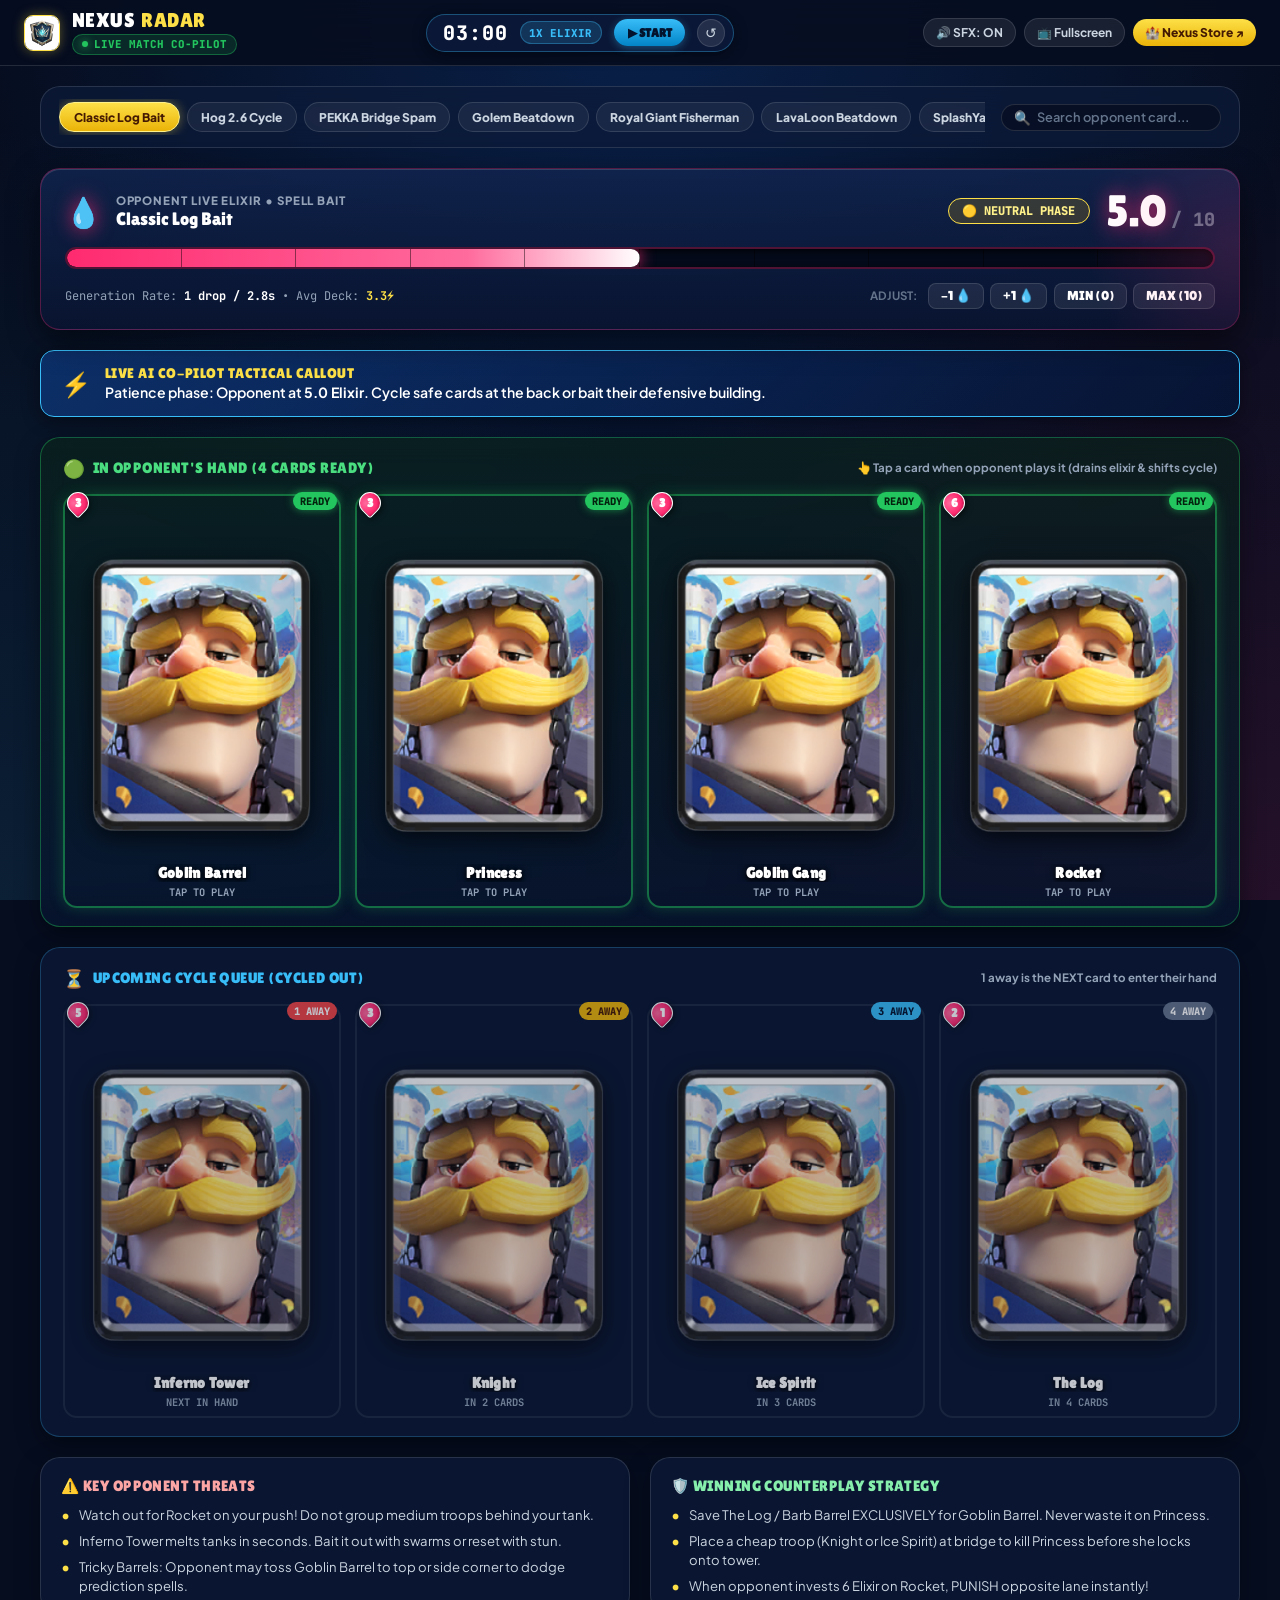
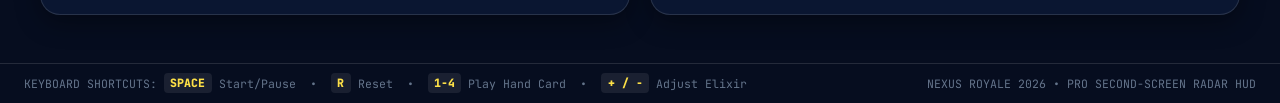
<file: radar.html>
<!DOCTYPE html>
<html lang="en">
<head>
  <meta charset="UTF-8">
  <meta name="viewport" content="width=device-width, initial-scale=1.0, maximum-scale=1.0, user-scalable=no, viewport-fit=cover">
  <meta name="apple-mobile-web-app-capable" content="yes">
  <meta name="apple-mobile-web-app-status-bar-style" content="black-translucent">
  <meta name="apple-mobile-web-app-title" content="Nexus Radar">
  <title>Nexus Live Radar — Simple & Clean Clash Royale Co-Pilot</title>
  <link rel="icon" type="image/jpeg" href="nexus_crest_cyber.jpg">
  <link rel="preconnect" href="https://fonts.googleapis.com">
  <link rel="preconnect" href="https://fonts.gstatic.com" crossorigin>
  <link href="https://fonts.googleapis.com/css2?family=Lilita+One&family=Plus+Jakarta+Sans:wght@500;600;700;800;900&family=JetBrains+Mono:wght@600;800&display=swap" rel="stylesheet">
  
  <style>
    :root {
      --font-clash: 'Lilita One', cursive, sans-serif;
      --font-sans: 'Plus Jakarta Sans', -apple-system, BlinkMacSystemFont, sans-serif;
      --font-mono: 'JetBrains Mono', monospace;

      --bg-midnight: #060d1f;
      --bg-surface: rgba(13, 27, 58, 0.72);
      --bg-surface-elevated: rgba(18, 38, 80, 0.85);
      --border-subtle: rgba(255, 255, 255, 0.12);
      --border-glow: rgba(56, 189, 248, 0.35);

      --cr-gold: #fde047;
      --cr-cyan: #38bdf8;
      --cr-elixir: #ff2a70;
      --cr-green: #22c55e;
      --cr-red: #ef4444;
      --cr-purple: #c084fc;

      --radius-sm: 8px;
      --radius-md: 14px;
      --radius-lg: 20px;
    }

    * {
      box-sizing: border-box;
      margin: 0;
      padding: 0;
    }

    html, body {
      width: 100%;
      max-width: 100%;
      min-height: 100vh;
      overflow-x: hidden;
      background-color: var(--bg-midnight);
      background-image: 
        radial-gradient(circle at 50% 0%, rgba(13, 56, 126, 0.45) 0%, transparent 60%),
        radial-gradient(circle at 100% 100%, rgba(255, 42, 112, 0.12) 0%, transparent 50%),
        radial-gradient(circle at 0% 100%, rgba(56, 189, 248, 0.1) 0%, transparent 50%);
      background-attachment: fixed;
      color: #ffffff;
      font-family: var(--font-sans);
      -webkit-font-smoothing: antialiased;
    }

    /* ========================================================
       1. TOP COMMAND BAR (Minimal & Fixed)
       ======================================================== */
    .radar-header {
      position: sticky;
      top: 0;
      z-index: 1000;
      background: rgba(6, 13, 31, 0.88);
      backdrop-filter: blur(16px);
      -webkit-backdrop-filter: blur(16px);
      border-bottom: 1px solid var(--border-subtle);
      padding: 0.65rem 1.5rem;
      display: flex;
      align-items: center;
      justify-content: space-between;
      gap: 1rem;
    }

    .header-left {
      display: flex;
      align-items: center;
      gap: 0.75rem;
      text-decoration: none;
    }

    .header-crest {
      width: 36px;
      height: 36px;
      border-radius: 9px;
      border: 1.5px solid var(--cr-gold);
      box-shadow: 0 0 12px rgba(253, 224, 71, 0.35);
    }

    .header-brand-title {
      font-family: var(--font-clash);
      font-size: 1.25rem;
      color: #fff;
      letter-spacing: 0.02em;
      line-height: 1;
      display: flex;
      align-items: center;
      gap: 0.4rem;
    }

    .header-brand-title span {
      color: var(--cr-gold);
    }

    .live-status-pill {
      display: inline-flex;
      align-items: center;
      gap: 0.4rem;
      font-size: 0.68rem;
      font-weight: 800;
      color: var(--cr-green);
      background: rgba(34, 197, 94, 0.15);
      border: 1px solid rgba(34, 197, 94, 0.4);
      padding: 0.15rem 0.55rem;
      border-radius: 9999px;
      font-family: var(--font-mono);
      text-transform: uppercase;
    }

    .live-dot {
      width: 6px;
      height: 6px;
      background: var(--cr-green);
      border-radius: 50%;
      box-shadow: 0 0 8px var(--cr-green);
      animation: pulseDot 1.8s infinite ease-in-out;
    }

    @keyframes pulseDot {
      0%, 100% { opacity: 1; transform: scale(1); }
      50% { opacity: 0.4; transform: scale(0.85); }
    }

    /* Center Match Timer Pill */
    .header-timer-widget {
      display: flex;
      align-items: center;
      background: rgba(13, 27, 58, 0.85);
      border: 1.5px solid var(--border-glow);
      border-radius: 9999px;
      padding: 0.25rem 0.5rem 0.25rem 1rem;
      gap: 0.75rem;
      box-shadow: 0 4px 14px rgba(0, 0, 0, 0.4);
    }

    .timer-readout {
      font-family: var(--font-mono);
      font-size: 1.25rem;
      font-weight: 800;
      color: #ffffff;
      letter-spacing: 0.05em;
    }

    .phase-badge {
      font-size: 0.68rem;
      font-weight: 800;
      font-family: var(--font-mono);
      background: rgba(56, 189, 248, 0.18);
      color: var(--cr-cyan);
      border: 1px solid rgba(56, 189, 248, 0.35);
      padding: 0.2rem 0.55rem;
      border-radius: 9999px;
      white-space: nowrap;
    }
    .phase-badge.phase-double {
      background: rgba(234, 179, 8, 0.2);
      color: var(--cr-gold);
      border-color: var(--cr-gold);
    }
    .phase-badge.phase-triple {
      background: rgba(255, 42, 112, 0.25);
      color: var(--cr-elixir);
      border-color: var(--cr-elixir);
      animation: pulseBadge 1.2s infinite ease-in-out;
    }

    @keyframes pulseBadge {
      0%, 100% { transform: scale(1); }
      50% { transform: scale(1.05); }
    }

    .timer-btn-toggle {
      background: linear-gradient(180deg, #38bdf8 0%, #0284c7 100%);
      color: #03132e;
      border: none;
      font-family: var(--font-clash);
      font-size: 0.78rem;
      font-weight: 900;
      padding: 0.35rem 0.85rem;
      border-radius: 9999px;
      cursor: pointer;
      box-shadow: 0 2px 8px rgba(56, 189, 248, 0.35);
      transition: all 0.15s ease;
      white-space: nowrap;
    }
    .timer-btn-toggle:hover {
      filter: brightness(1.1);
      transform: translateY(-1px);
    }
    .timer-btn-toggle.running {
      background: linear-gradient(180deg, #fde047 0%, #ca8a04 100%);
      color: #451a03;
    }

    .timer-btn-reset {
      background: rgba(255, 255, 255, 0.1);
      color: #cbd5e1;
      border: 1px solid var(--border-subtle);
      width: 28px;
      height: 28px;
      border-radius: 50%;
      display: flex;
      align-items: center;
      justify-content: center;
      cursor: pointer;
      font-size: 0.85rem;
      transition: all 0.15s ease;
    }
    .timer-btn-reset:hover {
      background: rgba(255, 255, 255, 0.2);
      color: #fff;
    }

    .header-actions {
      display: flex;
      align-items: center;
      gap: 0.5rem;
    }

    .action-pill-btn {
      background: rgba(255, 255, 255, 0.08);
      border: 1px solid var(--border-subtle);
      color: #cbd5e1;
      font-family: var(--font-sans);
      font-size: 0.75rem;
      font-weight: 700;
      padding: 0.35rem 0.75rem;
      border-radius: 9999px;
      cursor: pointer;
      display: inline-flex;
      align-items: center;
      gap: 0.35rem;
      text-decoration: none;
      transition: all 0.15s ease;
    }
    .action-pill-btn:hover {
      background: rgba(255, 255, 255, 0.15);
      color: #fff;
    }
    .action-pill-btn.btn-back-nexus {
      background: linear-gradient(180deg, #fde047 0%, #eab308 100%);
      color: #451a03;
      border: none;
      font-weight: 900;
    }

    /* ========================================================
       2. MAIN RADAR CONTAINER & WORKSPACE
       ======================================================== */
    .radar-container {
      max-width: 1240px;
      margin: 0 auto;
      padding: 1.25rem 1.25rem 3rem;
      display: flex;
      flex-direction: column;
      gap: 1.25rem;
    }

    /* Top Strip: Archetype Selector & Quick Win-Con Chips */
    .archetype-strip {
      background: var(--bg-surface);
      backdrop-filter: blur(14px);
      -webkit-backdrop-filter: blur(14px);
      border: 1px solid var(--border-subtle);
      border-radius: var(--radius-lg);
      padding: 0.75rem 1.15rem;
      display: flex;
      align-items: center;
      justify-content: space-between;
      gap: 1rem;
      flex-wrap: wrap;
    }

    .archetype-pills-row {
      display: flex;
      align-items: center;
      gap: 0.45rem;
      overflow-x: auto;
      scrollbar-width: none;
      -webkit-overflow-scrolling: touch;
      flex: 1;
      min-width: 0;
      padding: 0.2rem 0;
    }
    .archetype-pills-row::-webkit-scrollbar {
      display: none;
    }

    .arch-btn {
      background: rgba(255, 255, 255, 0.06);
      border: 1px solid var(--border-subtle);
      color: #cbd5e1;
      font-family: var(--font-sans);
      font-size: 0.75rem;
      font-weight: 800;
      padding: 0.4rem 0.85rem;
      border-radius: 9999px;
      cursor: pointer;
      white-space: nowrap;
      transition: all 0.15s ease;
      display: flex;
      align-items: center;
      gap: 0.35rem;
    }
    .arch-btn:hover {
      background: rgba(255, 255, 255, 0.14);
      color: #fff;
    }
    .arch-btn.active {
      background: linear-gradient(180deg, #fde047 0%, #eab308 100%);
      color: #451a03;
      border-color: #fef08a;
      box-shadow: 0 0 12px rgba(253, 224, 71, 0.4);
    }

    .arch-search-box {
      display: flex;
      align-items: center;
      background: rgba(6, 13, 31, 0.7);
      border: 1.5px solid var(--border-subtle);
      border-radius: 9999px;
      padding: 0.25rem 0.75rem;
      gap: 0.4rem;
      width: 220px;
    }
    .arch-search-box:focus-within {
      border-color: var(--cr-cyan);
      box-shadow: 0 0 10px rgba(56, 189, 248, 0.3);
    }
    .arch-search-input {
      background: transparent;
      border: none;
      outline: none;
      color: #fff;
      font-family: var(--font-sans);
      font-size: 0.8rem;
      font-weight: 600;
      width: 100%;
    }
    .arch-search-input::placeholder {
      color: #64748b;
    }

    /* ========================================================
       3. HERO ELIXIR GAUGE (Bold, Prominent & Crystal Clear)
       ======================================================== */
    .elixir-hero-card {
      background: linear-gradient(180deg, rgba(17, 36, 78, 0.85) 0%, rgba(9, 20, 48, 0.95) 100%);
      border: 1.5px solid rgba(255, 42, 112, 0.3);
      border-radius: var(--radius-lg);
      padding: 1.25rem 1.5rem;
      box-shadow: 0 10px 30px rgba(0, 0, 0, 0.5), inset 0 1px 0 rgba(255, 255, 255, 0.15);
      display: flex;
      flex-direction: column;
      gap: 0.85rem;
      position: relative;
      overflow: hidden;
    }

    .elixir-hero-card::after {
      content: '';
      position: absolute;
      top: 0;
      right: 0;
      width: 200px;
      height: 100%;
      background: radial-gradient(circle at 100% 50%, rgba(255, 42, 112, 0.15) 0%, transparent 70%);
      pointer-events: none;
    }

    .elixir-top-row {
      display: flex;
      justify-content: space-between;
      align-items: center;
      flex-wrap: wrap;
      gap: 0.75rem;
    }

    .elixir-left-meta {
      display: flex;
      align-items: center;
      gap: 0.85rem;
    }

    .elixir-drop-icon {
      font-size: 1.85rem;
      filter: drop-shadow(0 0 10px rgba(255, 42, 112, 0.8));
    }

    .elixir-title-text {
      display: flex;
      flex-direction: column;
    }

    .elixir-label {
      font-size: 0.72rem;
      font-weight: 800;
      color: #94a3b8;
      text-transform: uppercase;
      letter-spacing: 0.08em;
    }

    .elixir-deck-name {
      font-family: var(--font-clash);
      font-size: 1.15rem;
      color: #fff;
    }

    .elixir-readout-box {
      display: flex;
      align-items: baseline;
      gap: 0.25rem;
    }

    .elixir-number {
      font-family: var(--font-clash);
      font-size: 2.75rem;
      line-height: 1;
      color: #ffffff;
      text-shadow: 0 0 20px rgba(255, 42, 112, 0.7);
    }

    .elixir-max-label {
      font-family: var(--font-mono);
      font-size: 1.15rem;
      font-weight: 800;
      color: #64748b;
    }

    .elixir-tactical-pill {
      font-size: 0.75rem;
      font-weight: 800;
      padding: 0.25rem 0.85rem;
      border-radius: 9999px;
      font-family: var(--font-mono);
      text-transform: uppercase;
      display: inline-flex;
      align-items: center;
      gap: 0.35rem;
    }
    .elixir-tactical-pill.punish {
      background: rgba(34, 197, 94, 0.2);
      border: 1.5px solid var(--cr-green);
      color: #4ade80;
      animation: pulseGreen 1.4s infinite ease-in-out;
    }
    .elixir-tactical-pill.neutral {
      background: rgba(234, 179, 8, 0.18);
      border: 1.5px solid var(--cr-gold);
      color: #fef08a;
    }
    .elixir-tactical-pill.threat {
      background: rgba(239, 68, 68, 0.22);
      border: 1.5px solid var(--cr-red);
      color: #fca5a5;
    }

    @keyframes pulseGreen {
      0%, 100% { box-shadow: 0 0 0 rgba(34, 197, 94, 0); }
      50% { box-shadow: 0 0 14px rgba(34, 197, 94, 0.5); }
    }

    /* The Large Glowing Bar */
    .elixir-bar-track {
      width: 100%;
      height: 22px;
      background: rgba(4, 9, 22, 0.85);
      border: 2px solid rgba(255, 42, 112, 0.3);
      border-radius: 9999px;
      position: relative;
      overflow: hidden;
      box-shadow: inset 0 2px 6px rgba(0, 0, 0, 0.8);
    }

    .elixir-bar-fill {
      height: 100%;
      background: linear-gradient(90deg, #ff2a70 0%, #ff6b9d 70%, #ffffff 100%);
      border-radius: 9999px;
      transition: width 0.15s linear;
      box-shadow: 0 0 16px rgba(255, 42, 112, 0.9);
      position: relative;
    }

    /* 10 Segment Ticks */
    .elixir-ticks-overlay {
      position: absolute;
      top: 0;
      left: 0;
      width: 100%;
      height: 100%;
      display: grid;
      grid-template-columns: repeat(10, 1fr);
      pointer-events: none;
    }
    .elixir-tick-divider {
      border-right: 1.5px solid rgba(0, 0, 0, 0.45);
      height: 100%;
    }

    /* Elixir Quick Nudge Buttons */
    .elixir-nudges-row {
      display: flex;
      justify-content: space-between;
      align-items: center;
      flex-wrap: wrap;
      gap: 0.5rem;
    }

    .nudge-buttons-group {
      display: flex;
      align-items: center;
      gap: 0.4rem;
    }

    .nudge-btn {
      background: rgba(255, 255, 255, 0.08);
      border: 1px solid var(--border-subtle);
      color: #fff;
      font-family: var(--font-clash);
      font-size: 0.82rem;
      padding: 0.3rem 0.75rem;
      border-radius: var(--radius-sm);
      cursor: pointer;
      transition: all 0.15s ease;
    }
    .nudge-btn:hover {
      background: rgba(255, 255, 255, 0.2);
      transform: translateY(-1px);
    }

    /* ========================================================
       4. DYNAMIC LIVE AI CO-PILOT BANNER
       ======================================================== */
    .copilot-alert-banner {
      background: linear-gradient(135deg, rgba(13, 56, 126, 0.75) 0%, rgba(6, 20, 52, 0.9) 100%);
      border: 1.5px solid var(--cr-cyan);
      border-radius: var(--radius-md);
      padding: 0.85rem 1.25rem;
      display: flex;
      align-items: center;
      gap: 0.85rem;
      box-shadow: 0 4px 18px rgba(0, 0, 0, 0.4);
    }

    .copilot-icon {
      font-size: 1.5rem;
      flex-shrink: 0;
    }

    .copilot-text-box {
      display: flex;
      flex-direction: column;
      gap: 0.15rem;
    }

    .copilot-heading {
      font-family: var(--font-clash);
      font-size: 0.85rem;
      color: var(--cr-gold);
      letter-spacing: 0.04em;
      text-transform: uppercase;
    }

    .copilot-body {
      font-size: 0.88rem;
      font-weight: 600;
      color: #ffffff;
      line-height: 1.4;
    }

    /* ========================================================
       5. TWO-TIER CLEAN CARD CYCLE ENGINE
       ======================================================== */
    .cycle-engine-grid {
      display: grid;
      grid-template-columns: 1fr;
      gap: 1.25rem;
    }

    .cycle-section-card {
      background: var(--bg-surface);
      backdrop-filter: blur(14px);
      -webkit-backdrop-filter: blur(14px);
      border: 1px solid var(--border-subtle);
      border-radius: var(--radius-lg);
      padding: 1.15rem 1.35rem;
      box-shadow: 0 8px 24px rgba(0, 0, 0, 0.4);
    }

    .cycle-section-card.in-hand-zone {
      border-color: rgba(34, 197, 94, 0.4);
      background: linear-gradient(180deg, rgba(10, 36, 26, 0.65) 0%, rgba(7, 21, 48, 0.75) 100%);
    }

    .cycle-section-card.queue-zone {
      border-color: rgba(56, 189, 248, 0.25);
    }

    .section-header-row {
      display: flex;
      justify-content: space-between;
      align-items: center;
      margin-bottom: 0.95rem;
    }

    .section-title-wrap {
      display: flex;
      align-items: center;
      gap: 0.5rem;
    }

    .section-badge-tag {
      font-family: var(--font-clash);
      font-size: 0.95rem;
      letter-spacing: 0.03em;
    }
    .in-hand-zone .section-badge-tag {
      color: #4ade80;
    }
    .queue-zone .section-badge-tag {
      color: #38bdf8;
    }

    .section-hint {
      font-size: 0.72rem;
      color: #94a3b8;
      font-weight: 700;
    }

    /* The 4-Card Transparent Row */
    .cards-four-row {
      display: grid;
      grid-template-columns: repeat(4, 1fr);
      gap: 0.85rem;
    }

    /* Transparent Clean Card Unit */
    .clean-radar-card {
      background: transparent;
      border: 2px solid transparent;
      border-radius: var(--radius-md);
      padding: 0.45rem 0.25rem;
      display: flex;
      flex-direction: column;
      align-items: center;
      text-align: center;
      position: relative;
      cursor: pointer;
      transition: transform 0.15s ease, filter 0.15s ease;
      user-select: none;
      -webkit-tap-highlight-color: transparent;
    }

    .clean-radar-card:hover {
      transform: translateY(-5px) scale(1.04);
      filter: drop-shadow(0 10px 20px rgba(0, 0, 0, 0.8));
    }
    .clean-radar-card:active {
      transform: translateY(2px) scale(0.97);
    }

    .clean-radar-card.in-hand {
      border-color: rgba(34, 197, 94, 0.5);
      box-shadow: 0 0 14px rgba(34, 197, 94, 0.25);
    }

    .clean-radar-card.cycled-out {
      opacity: 0.75;
      border-color: rgba(255, 255, 255, 0.08);
    }
    .clean-radar-card.cycled-out:hover {
      opacity: 1;
    }

    /* Elixir Badge floating on top-left */
    .radar-card-elixir {
      position: absolute;
      top: -4px;
      left: 2px;
      width: 22px;
      height: 22px;
      background: radial-gradient(circle at 35% 35%, #ff6b9d 0%, #ff2a70 60%, #880028 100%);
      color: #fff;
      font-family: var(--font-clash);
      font-weight: 900;
      font-size: 0.75rem;
      border-radius: 50% 50% 50% 12%;
      transform: rotate(-45deg);
      display: flex;
      align-items: center;
      justify-content: center;
      box-shadow: 0 2px 6px rgba(0, 0, 0, 0.6);
      border: 1.5px solid #ffffff;
      z-index: 2;
    }
    .radar-card-elixir span {
      transform: rotate(45deg);
    }

    /* Queue Position / Status Badge */
    .queue-step-badge {
      position: absolute;
      top: -4px;
      right: 2px;
      font-family: var(--font-mono);
      font-size: 0.65rem;
      font-weight: 800;
      padding: 0.12rem 0.45rem;
      border-radius: 9999px;
      z-index: 2;
      text-transform: uppercase;
    }
    .queue-step-badge.ready {
      background: #22c55e;
      color: #03210d;
      box-shadow: 0 0 8px rgba(34, 197, 94, 0.6);
    }
    .queue-step-badge.next-1 {
      background: #ef4444;
      color: #ffffff;
    }
    .queue-step-badge.next-2 {
      background: #eab308;
      color: #451a03;
    }
    .queue-step-badge.next-3 {
      background: #38bdf8;
      color: #03132e;
    }
    .queue-step-badge.next-4 {
      background: #64748b;
      color: #ffffff;
    }

    /* Card Artwork with Drop Shadow */
    .radar-card-art {
      width: 100%;
      aspect-ratio: 3/4;
      object-fit: contain;
      filter: drop-shadow(0 6px 12px rgba(0, 0, 0, 0.7));
      margin-bottom: 0.35rem;
    }

    /* Card Title (Large, Bold & Crisp) */
    .radar-card-name {
      font-family: var(--font-clash), var(--font-sans);
      font-size: 0.95rem;
      font-weight: 900;
      color: #ffffff;
      letter-spacing: 0.02em;
      text-shadow: 0 2px 4px rgba(0, 0, 0, 0.95), 0 0 8px rgba(0, 0, 0, 0.7);
      white-space: nowrap;
      overflow: hidden;
      text-overflow: ellipsis;
      width: 100%;
      line-height: 1.2;
    }

    .radar-card-action-hint {
      font-size: 0.65rem;
      color: #94a3b8;
      font-family: var(--font-mono);
      font-weight: 700;
      margin-top: 0.15rem;
    }

    /* ========================================================
       6. TWO-COLUMN BOTTOM INTELLIGENCE (Threats & Counters)
       ======================================================== */
    .intel-bottom-grid {
      display: grid;
      grid-template-columns: 1fr 1fr;
      gap: 1.25rem;
    }

    .intel-card {
      background: var(--bg-surface);
      backdrop-filter: blur(14px);
      -webkit-backdrop-filter: blur(14px);
      border: 1px solid var(--border-subtle);
      border-radius: var(--radius-lg);
      padding: 1.15rem 1.25rem;
      box-shadow: 0 8px 24px rgba(0, 0, 0, 0.35);
    }

    .intel-title {
      font-family: var(--font-clash);
      font-size: 0.92rem;
      letter-spacing: 0.03em;
      margin-bottom: 0.65rem;
      display: flex;
      align-items: center;
      gap: 0.4rem;
    }
    .intel-card.threats .intel-title { color: #fca5a5; }
    .intel-card.counters .intel-title { color: #86efac; }

    .intel-list {
      list-style: none;
      display: flex;
      flex-direction: column;
      gap: 0.45rem;
    }

    .intel-list li {
      font-size: 0.82rem;
      color: #cbd5e1;
      line-height: 1.45;
      position: relative;
      padding-left: 1.1rem;
    }
    .intel-list li::before {
      content: '•';
      position: absolute;
      left: 0;
      color: var(--cr-gold);
      font-weight: 900;
    }

    /* Footer Hotkeys */
    .radar-footer {
      border-top: 1px solid var(--border-subtle);
      padding: 0.75rem 1.5rem;
      display: flex;
      justify-content: space-between;
      align-items: center;
      font-family: var(--font-mono);
      font-size: 0.72rem;
      color: #64748b;
      flex-wrap: wrap;
      gap: 0.5rem;
    }

    .hotkey-tag {
      background: rgba(255, 255, 255, 0.08);
      color: var(--cr-gold);
      padding: 0.15rem 0.4rem;
      border-radius: 4px;
      font-weight: 800;
    }

    /* ========================================================
       7. MOBILE RESPONSIVENESS
       ======================================================== */
    @media (max-width: 900px) {
      .cards-four-row {
        grid-template-columns: repeat(4, 1fr);
        gap: 0.4rem;
      }
      .radar-card-name {
        font-size: 0.78rem;
      }
      .elixir-number {
        font-size: 2.2rem;
      }
      .intel-bottom-grid {
        grid-template-columns: 1fr;
      }
    }

    @media (max-width: 650px) {
      .radar-header {
        padding: 0.5rem 0.75rem;
      }
      .header-brand-title {
        font-size: 1.05rem;
      }
      .live-status-pill {
        display: none;
      }
      .header-timer-widget {
        padding: 0.2rem 0.4rem 0.2rem 0.65rem;
        gap: 0.4rem;
      }
      .timer-readout {
        font-size: 1rem;
      }
      .phase-badge {
        font-size: 0.6rem;
        padding: 0.15rem 0.35rem;
      }
      .radar-card-name {
        font-size: 0.68rem;
      }
      .radar-card-elixir {
        width: 18px;
        height: 18px;
        font-size: 0.65rem;
      }
      .queue-step-badge {
        font-size: 0.55rem;
        padding: 0.1rem 0.35rem;
      }
    }
  </style>
</head>
<body>

  <!-- ========================================================
       1. TOP COMMAND BAR
       ======================================================== -->
  <header class="radar-header">
    <div class="header-left">
      <img src="nexus_crest_cyber.jpg" alt="Nexus Royale Crest" class="header-crest">
      <div>
        <div class="header-brand-title">NEXUS <span>RADAR</span></div>
        <div class="live-status-pill">
          <span class="live-dot"></span>
          <span>Live Match Co-Pilot</span>
        </div>
      </div>
    </div>

    <!-- Center Match Timer Pill -->
    <div class="header-timer-widget">
      <span class="timer-readout" id="timer-val">03:00</span>
      <span class="phase-badge" id="phase-pill">1X ELIXIR</span>
      <button type="button" class="timer-btn-toggle" id="start-btn" onclick="toggleTimer()">▶ START</button>
      <button type="button" class="timer-btn-reset" onclick="resetTimer()" title="Reset Timer (Key: R)">↺</button>
    </div>

    <!-- Quick Right Controls -->
    <div class="header-actions">
      <button type="button" class="action-pill-btn" onclick="toggleSound()" id="sound-btn" title="Toggle Sound SFX">🔊 SFX: ON</button>
      <button type="button" class="action-pill-btn" onclick="toggleFullscreen()" title="Fullscreen Mode">📺 Fullscreen</button>
      <a href="index.html" class="action-pill-btn btn-back-nexus" title="Return to Nexus Royale Home">🏰 Nexus Store ↗</a>
    </div>
  </header>

  <!-- ========================================================
       2. MAIN WORKSPACE
       ======================================================== -->
  <main class="radar-container">

    <!-- Top Archetype Selector Strip -->
    <div class="archetype-strip">
      <div class="archetype-pills-row" id="arch-pills-row">
        <!-- Injected via JS -->
      </div>
      <div class="arch-search-box">
        <span style="font-size: 0.85rem;">🔍</span>
        <input type="text" id="card-search-input" class="arch-search-input" placeholder="Search opponent card..." onkeydown="handleSearch(event)">
      </div>
    </div>

    <!-- HERO OPPONENT ELIXIR GAUGE -->
    <div class="elixir-hero-card">
      <div class="elixir-top-row">
        <div class="elixir-left-meta">
          <span class="elixir-drop-icon">💧</span>
          <div class="elixir-title-text">
            <span class="elixir-label">Opponent Live Elixir • <span id="arch-type-label">SPELL BAIT</span></span>
            <div class="elixir-deck-name" id="arch-name-display">Classic Log Bait</div>
          </div>
        </div>

        <div style="display: flex; align-items: center; gap: 1rem;">
          <span class="elixir-tactical-pill neutral" id="elixir-state-badge">🟡 NEUTRAL PHASE</span>
          <div class="elixir-readout-box">
            <span class="elixir-number" id="elixir-val">5.0</span>
            <span class="elixir-max-label">/ 10</span>
          </div>
        </div>
      </div>

      <!-- Large Glowing Animated Elixir Bar -->
      <div class="elixir-bar-track">
        <div class="elixir-bar-fill" id="elixir-bar-fill" style="width: 50%;"></div>
        <div class="elixir-ticks-overlay">
          <div class="elixir-tick-divider"></div>
          <div class="elixir-tick-divider"></div>
          <div class="elixir-tick-divider"></div>
          <div class="elixir-tick-divider"></div>
          <div class="elixir-tick-divider"></div>
          <div class="elixir-tick-divider"></div>
          <div class="elixir-tick-divider"></div>
          <div class="elixir-tick-divider"></div>
          <div class="elixir-tick-divider"></div>
          <div></div>
        </div>
      </div>

      <!-- Quick Nudges & Stats -->
      <div class="elixir-nudges-row">
        <div style="font-size: 0.75rem; color: #94a3b8; font-family: var(--font-mono);">
          Generation Rate: <strong id="elixir-rate-label" style="color: #fff;">1 drop / 2.8s</strong> • Avg Deck: <strong id="arch-avg-label" style="color: var(--cr-gold);">3.3⚡</strong>
        </div>

        <div class="nudge-buttons-group">
          <span style="font-size: 0.72rem; color: #64748b; font-weight: 700; margin-right: 0.25rem;">ADJUST:</span>
          <button type="button" class="nudge-btn" onclick="adjustElixir(-1)">-1 💧</button>
          <button type="button" class="nudge-btn" onclick="adjustElixir(1)">+1 💧</button>
          <button type="button" class="nudge-btn" onclick="setElixir(0)">MIN (0)</button>
          <button type="button" class="nudge-btn" onclick="setElixir(10)">MAX (10)</button>
        </div>
      </div>
    </div>

    <!-- DYNAMIC LIVE AI CO-PILOT BANNER -->
    <div class="copilot-alert-banner">
      <span class="copilot-icon">⚡</span>
      <div class="copilot-text-box">
        <div class="copilot-heading">LIVE AI CO-PILOT TACTICAL CALLOUT</div>
        <div class="copilot-body" id="copilot-dynamic-advice">
          Analyzing opponent cycle... Save The Log strictly for Goblin Barrel. Do not play heavy ground pushes until Inferno Tower is scouted.
        </div>
      </div>
    </div>

    <!-- TWO-TIER CLEAN CARD CYCLE ENGINE -->
    <div class="cycle-engine-grid">
      
      <!-- Tier 1: IN OPPONENT'S HAND (Ready to Drop) -->
      <div class="cycle-section-card in-hand-zone">
        <div class="section-header-row">
          <div class="section-title-wrap">
            <span style="font-size: 1.1rem;">🟢</span>
            <span class="section-badge-tag">IN OPPONENT'S HAND (4 CARDS READY)</span>
          </div>
          <span class="section-hint">👆 Tap a card when opponent plays it (drains elixir & shifts cycle)</span>
        </div>

        <div class="cards-four-row" id="cards-in-hand-row">
          <!-- Populated by JS -->
        </div>
      </div>

      <!-- Tier 2: UPCOMING CYCLE QUEUE (Cycled Out) -->
      <div class="cycle-section-card queue-zone">
        <div class="section-header-row">
          <div class="section-title-wrap">
            <span style="font-size: 1.1rem;">⏳</span>
            <span class="section-badge-tag">UPCOMING CYCLE QUEUE (CYCLED OUT)</span>
          </div>
          <span class="section-hint">1 away is the NEXT card to enter their hand</span>
        </div>

        <div class="cards-four-row" id="cards-queue-row">
          <!-- Populated by JS -->
        </div>
      </div>

    </div>

    <!-- TWO-COLUMN BOTTOM INTELLIGENCE (Threats & Counters) -->
    <div class="intel-bottom-grid">
      <div class="intel-card threats">
        <div class="intel-title">⚠️ KEY OPPONENT THREATS</div>
        <ul class="intel-list" id="threats-list">
          <!-- Injected via JS -->
        </ul>
      </div>

      <div class="intel-card counters">
        <div class="intel-title">🛡️ WINNING COUNTERPLAY STRATEGY</div>
        <ul class="intel-list" id="counters-list">
          <!-- Injected via JS -->
        </ul>
      </div>
    </div>

  </main>

  <!-- Hotkey Status Footer -->
  <footer class="radar-footer">
    <div>
      <span>KEYBOARD SHORTCUTS:</span>
      <span class="hotkey-tag">SPACE</span> Start/Pause &nbsp;•&nbsp; 
      <span class="hotkey-tag">R</span> Reset &nbsp;•&nbsp; 
      <span class="hotkey-tag">1-4</span> Play Hand Card &nbsp;•&nbsp; 
      <span class="hotkey-tag">+ / -</span> Adjust Elixir
    </div>
    <div>
      NEXUS ROYALE 2026 • PRO SECOND-SCREEN RADAR HUD
    </div>
  </footer>

  <!-- ========================================================
       8. CO-PILOT LOGIC ENGINE
       ======================================================== -->
  <script>
    // 1. Audio Synthesizer Engine
    let soundEnabled = true;
    const AudioCtx = window.AudioContext || window.webkitAudioContext;
    let audioCtx = null;

    function getAudioCtx() {
      if (!audioCtx) audioCtx = new AudioCtx();
      if (audioCtx.state === 'suspended') audioCtx.resume();
      return audioCtx;
    }

    function toggleSound() {
      soundEnabled = !soundEnabled;
      document.getElementById('sound-btn').innerText = soundEnabled ? '🔊 SFX: ON' : '🔇 SFX: OFF';
      if (soundEnabled) playTone(440, 0.08, 'triangle');
    }

    function playTone(freq, duration = 0.08, type = 'sine') {
      if (!soundEnabled) return;
      try {
        const ctx = getAudioCtx();
        const osc = ctx.createOscillator();
        const gain = ctx.createGain();
        osc.type = type;
        osc.frequency.setValueAtTime(freq, ctx.currentTime);
        gain.gain.setValueAtTime(0.25, ctx.currentTime);
        gain.gain.exponentialRampToValueAtTime(0.01, ctx.currentTime + duration);
        osc.connect(gain);
        gain.connect(ctx.destination);
        osc.start();
        osc.stop(ctx.currentTime + duration);
      } catch (e) {}
    }

    function playElixirSpendSound() {
      if (!soundEnabled) return;
      try {
        const ctx = getAudioCtx();
        const osc = ctx.createOscillator();
        const gain = ctx.createGain();
        osc.type = 'triangle';
        osc.frequency.setValueAtTime(320, ctx.currentTime);
        osc.frequency.exponentialRampToValueAtTime(140, ctx.currentTime + 0.1);
        gain.gain.setValueAtTime(0.3, ctx.currentTime);
        gain.gain.exponentialRampToValueAtTime(0.01, ctx.currentTime + 0.1);
        osc.connect(gain);
        gain.connect(ctx.destination);
        osc.start();
        osc.stop(ctx.currentTime + 0.1);
      } catch (e) {}
    }

    function playPunishChime() {
      if (!soundEnabled) return;
      try {
        playTone(587, 0.12, 'square');
        setTimeout(() => playTone(880, 0.2, 'square'), 120);
      } catch (e) {}
    }

    // 2. Meta Archetypes Database (2026)
    const META_ARCHETYPES = [
      {
        id: "log_bait",
        name: "Classic Log Bait",
        archetype: "Spell Bait",
        avgElixir: 3.3,
        winCondition: "Goblin Barrel",
        cards: ["goblin-barrel", "princess", "goblin-gang", "rocket", "inferno-tower", "knight", "ice-spirit", "the-log"],
        threats: [
          "Watch out for Rocket on your push! Do not group medium troops behind your tank.",
          "Inferno Tower melts tanks in seconds. Bait it out with swarms or reset with stun.",
          "Tricky Barrels: Opponent may toss Goblin Barrel to top or side corner to dodge prediction spells."
        ],
        counters: [
          "Save The Log / Barb Barrel EXCLUSIVELY for Goblin Barrel. Never waste it on Princess.",
          "Place a cheap troop (Knight or Ice Spirit) at bridge to kill Princess before she locks onto tower.",
          "When opponent invests 6 Elixir on Rocket, PUNISH opposite lane instantly!"
        ]
      },
      {
        id: "hog_26",
        name: "Hog 2.6 Cycle",
        archetype: "Fast Cycle",
        avgElixir: 2.6,
        winCondition: "Hog Rider",
        cards: ["hog-rider", "musketeer", "ice-golem", "cannon", "fireball", "the-log", "skeletons", "ice-spirit"],
        threats: [
          "Lightning-fast 4-card cycle: They can drop a second Hog before your counter is back in hand!",
          "Cannon + Musketeer + Ice Golem kiting creates near-impenetrable ground defense.",
          "Fireball predictions on your defensive swarm/support."
        ],
        counters: [
          "Pre-place or hold your defensive building (Cannon/Tesla) 3 tiles from river in center.",
          "Tornado Hog directly to King Tower on first push to activate King Tower early.",
          "Build a massive heavy counter-push; 2.6 struggles heavily against multi-threat overload."
        ]
      },
      {
        id: "pekka_bridge_spam",
        name: "PEKKA Bridge Spam",
        archetype: "Bridge Spam Control",
        avgElixir: 3.9,
        winCondition: "Battle Ram",
        cards: ["pekka", "battle-ram", "bandit", "royal-ghost", "electro-wizard", "poison", "zap", "minions"],
        threats: [
          "Dual-lane punishment: Drops Bandit / Battle Ram opposite lane the second you spend heavy elixir.",
          "PEKKA crushes any ground win condition (Giant, Golem, Hog) on defense, then counter-pushes.",
          "Poison denies defensive swarms and chips down your tower."
        ],
        counters: [
          "Never overcommit in single elixir; keep at least 4 elixir in reserve for bridge spam.",
          "Use cheap swarms or kite PEKKA into center with Ice Golem / Skeletons.",
          "Defend Battle Ram with building or high-damage single target before it connects."
        ]
      },
      {
        id: "golem_beatdown",
        name: "Golem Beatdown",
        archetype: "Heavy Beatdown",
        avgElixir: 4.3,
        winCondition: "Golem",
        cards: ["golem", "night-witch", "baby-dragon", "lumberjack", "lightning", "tornado", "barbarian-barrel", "mega-minion"],
        threats: [
          "Unstoppable 2x/3x Elixir deathball: Golem death damage + Bats + Lumberjack rage.",
          "Lightning snipes your defensive building and medium-health defenders.",
          "Tornado groups your troops into Baby Dragon splash damage."
        ],
        counters: [
          "Punish opposite lane hard when they invest 8 Elixir on Golem in single elixir.",
          "Use tank-busters (Pekka, Inferno Dragon, Mini Pekka, Hunter) placed out of Lightning range.",
          "Poison or splash the Night Witch bats behind Golem."
        ]
      },
      {
        id: "royal_giant_fisherman",
        name: "Royal Giant Fisherman",
        archetype: "Ranged Beatdown",
        avgElixir: 3.5,
        winCondition: "Royal Giant",
        cards: ["royal-giant", "fisherman", "hunter", "phoenix", "lightning", "the-log", "electro-spirit", "guards"],
        threats: [
          "Fisherman hooks your defensive tank-buster (Pekka/Mini Pekka) away from the Royal Giant!",
          "Evolution Royal Giant knockback wave obliterates defensive swarms.",
          "Lightning deletes your defensive Cannon/Tesla and tower."
        ],
        counters: [
          "Block Fisherman hook with cheap swarm (Skeletons/Guards) before deploying main DPS on RG.",
          "Place defensive building centrally early before RG crosses river.",
          "Surround RG with high-DPS troops away from Fisherman lane of sight."
        ]
      },
      {
        id: "lavaloon",
        name: "LavaLoon Beatdown",
        archetype: "Air Beatdown",
        avgElixir: 4.1,
        winCondition: "Balloon",
        cards: ["lava-hound", "balloon", "mega-minion", "skeleton-dragons", "tombstone", "fireball", "zap", "guards"],
        threats: [
          "Massive unstoppable air armada: Lava Hound tanks while Balloon demolishes tower.",
          "Fireball + Zap wipes out defensive Musketeer, Archer Queen, or Wizard.",
          "Lava Pups pop deals massive burst damage if tower is distracted."
        ],
        counters: [
          "Push opposite lane aggressively the moment Lava Hound (7 Elixir) drops in back!",
          "Separate your anti-air troops so they cannot be wiped by a single Fireball.",
          "Save Tornado or building to pull Balloon away from tower toward center."
        ]
      },
      {
        id: "splashyard",
        name: "SplashYard Control",
        archetype: "Graveyard Control",
        avgElixir: 3.5,
        winCondition: "Graveyard",
        cards: ["graveyard", "poison", "baby-dragon", "ice-wizard", "knight", "tombstone", "barbarian-barrel", "tornado"],
        threats: [
          "Tornado + Ice Wizard + Baby Dragon defense creates a zero-damage meat grinder.",
          "Graveyard + Poison deals unavoidable 1,500+ tower damage if you lack poison/swarms.",
          "Knight tanks tower while Skeletons spawn uncontrollably."
        ],
        counters: [
          "Save Poison or fast-attacking troops (Archers, Dart Goblin, Mother Witch) for Graveyard.",
          "Kill the tank (Knight / Baby Dragon) crossing river first so tower shoots Skeletons.",
          "Never give them Poison value by stacking multiple troops in the same defense circle."
        ]
      },
      {
        id: "miner_poison",
        name: "Miner Wall Breakers",
        archetype: "Control Chip",
        avgElixir: 2.9,
        winCondition: "Miner",
        cards: ["miner", "wall-breakers", "poison", "bomb-tower", "the-log", "spear-goblins", "bats", "valkyrie"],
        threats: [
          "Relentless split-lane Wall Breakers pressure requiring instant 2-elixir response.",
          "Miner tanks tower while Bats / Spear Goblins shred defenses.",
          "Poison chip on tower gradually drains your HP in overtime."
        ],
        counters: [
          "Predict Miner placement: Place Knight or Mini Pekka on the most common safe tile.",
          "The Log or Zap on Wall Breakers immediately before they connect.",
          "Build a cohesive 2-lane push that forces them to defend instead of chipping."
        ]
      }
    ];

    // 3. Card Catalog Lookup
    const CARD_CATALOG = {
      'goblin-barrel': { name: 'Goblin Barrel', elixir: 3, icon: 'https://cdn.royaleapi.com/static/img/cards/goblin-barrel.png' },
      'princess': { name: 'Princess', elixir: 3, icon: 'https://cdn.royaleapi.com/static/img/cards/princess.png' },
      'goblin-gang': { name: 'Goblin Gang', elixir: 3, icon: 'https://cdn.royaleapi.com/static/img/cards/goblin-gang.png' },
      'rocket': { name: 'Rocket', elixir: 6, icon: 'https://cdn.royaleapi.com/static/img/cards/rocket.png' },
      'inferno-tower': { name: 'Inferno Tower', elixir: 5, icon: 'https://cdn.royaleapi.com/static/img/cards/inferno-tower.png' },
      'knight': { name: 'Knight', elixir: 3, icon: 'https://cdn.royaleapi.com/static/img/cards/knight.png' },
      'ice-spirit': { name: 'Ice Spirit', elixir: 1, icon: 'https://cdn.royaleapi.com/static/img/cards/ice-spirit.png' },
      'the-log': { name: 'The Log', elixir: 2, icon: 'https://cdn.royaleapi.com/static/img/cards/the-log.png' },
      'hog-rider': { name: 'Hog Rider', elixir: 4, icon: 'https://cdn.royaleapi.com/static/img/cards/hog-rider.png' },
      'musketeer': { name: 'Musketeer', elixir: 4, icon: 'https://cdn.royaleapi.com/static/img/cards/musketeer.png' },
      'ice-golem': { name: 'Ice Golem', elixir: 2, icon: 'https://cdn.royaleapi.com/static/img/cards/ice-golem.png' },
      'cannon': { name: 'Cannon', elixir: 3, icon: 'https://cdn.royaleapi.com/static/img/cards/cannon.png' },
      'fireball': { name: 'Fireball', elixir: 4, icon: 'https://cdn.royaleapi.com/static/img/cards/fireball.png' },
      'skeletons': { name: 'Skeletons', elixir: 1, icon: 'https://cdn.royaleapi.com/static/img/cards/skeletons.png' },
      'pekka': { name: 'P.E.K.K.A', elixir: 7, icon: 'https://cdn.royaleapi.com/static/img/cards/pekka.png' },
      'battle-ram': { name: 'Battle Ram', elixir: 4, icon: 'https://cdn.royaleapi.com/static/img/cards/battle-ram.png' },
      'bandit': { name: 'Bandit', elixir: 3, icon: 'https://api-assets.clashroyale.com/cards/300/QWDdXMKJNpv0go-HYaWQWP6p8uIOHjqn-zX7G0p3DyM.png' },
      'royal-ghost': { name: 'Royal Ghost', elixir: 3, icon: 'https://cdn.royaleapi.com/static/img/cards/royal-ghost.png' },
      'electro-wizard': { name: 'Electro Wizard', elixir: 4, icon: 'https://cdn.royaleapi.com/static/img/cards/electro-wizard.png' },
      'poison': { name: 'Poison', elixir: 4, icon: 'https://api-assets.clashroyale.com/cards/300/98HDkG2189yOULcVG9jz2QbJKtfuhH21DIrIjkOjxI8.png' },
      'zap': { name: 'Zap', elixir: 2, icon: 'https://api-assets.clashroyale.com/cards/300/7dxh2-yCBy1x44GrBaL29vjqnEEeJXHEAlsi5g6D1eY.png' },
      'minions': { name: 'Minions', elixir: 3, icon: 'https://cdn.royaleapi.com/static/img/cards/minions.png' },
      'golem': { name: 'Golem', elixir: 8, icon: 'https://cdn.royaleapi.com/static/img/cards/golem.png' },
      'night-witch': { name: 'Night Witch', elixir: 4, icon: 'https://cdn.royaleapi.com/static/img/cards/night-witch.png' },
      'baby-dragon': { name: 'Baby Dragon', elixir: 4, icon: 'https://cdn.royaleapi.com/static/img/cards/baby-dragon.png' },
      'lumberjack': { name: 'Lumberjack', elixir: 4, icon: 'https://cdn.royaleapi.com/static/img/cards/lumberjack.png' },
      'lightning': { name: 'Lightning', elixir: 6, icon: 'https://cdn.royaleapi.com/static/img/cards/lightning.png' },
      'tornado': { name: 'Tornado', elixir: 3, icon: 'https://cdn.royaleapi.com/static/img/cards/tornado.png' },
      'barbarian-barrel': { name: 'Barbarian Barrel', elixir: 2, icon: 'https://cdn.royaleapi.com/static/img/cards/barbarian-barrel.png' },
      'royal-giant': { name: 'Royal Giant', elixir: 6, icon: 'https://cdn.royaleapi.com/static/img/cards/royal-giant.png' },
      'fisherman': { name: 'Fisherman', elixir: 3, icon: 'https://cdn.royaleapi.com/static/img/cards/fisherman.png' },
      'hunter': { name: 'Hunter', elixir: 4, icon: 'https://cdn.royaleapi.com/static/img/cards/hunter.png' },
      'phoenix': { name: 'Phoenix', elixir: 4, icon: 'https://cdn.royaleapi.com/static/img/cards/phoenix.png' },
      'electro-spirit': { name: 'Electro Spirit', elixir: 1, icon: 'https://api-assets.clashroyale.com/cards/300/WKd4-IAFsgPpMo7dDi9sujmYjRhOMEWiE07OUJpvD9g.png' },
      'graveyard': { name: 'Graveyard', elixir: 5, icon: 'https://cdn.royaleapi.com/static/img/cards/graveyard.png' },
      'ice-wizard': { name: 'Ice Wizard', elixir: 3, icon: 'https://cdn.royaleapi.com/static/img/cards/ice-wizard.png' },
      'lava-hound': { name: 'Lava Hound', elixir: 7, icon: 'https://cdn.royaleapi.com/static/img/cards/lava-hound.png' },
      'balloon': { name: 'Balloon', elixir: 5, icon: 'https://cdn.royaleapi.com/static/img/cards/balloon.png' },
      'mega-minion': { name: 'Mega Minion', elixir: 3, icon: 'https://cdn.royaleapi.com/static/img/cards/mega-minion.png' },
      'skeleton-dragons': { name: 'Skeleton Dragons', elixir: 4, icon: 'https://cdn.royaleapi.com/static/img/cards/skeleton-dragons.png' },
      'tombstone': { name: 'Tombstone', elixir: 3, icon: 'https://cdn.royaleapi.com/static/img/cards/tombstone.png' },
      'guards': { name: 'Guards', elixir: 3, icon: 'https://cdn.royaleapi.com/static/img/cards/guards.png' },
      'miner': { name: 'Miner', elixir: 3, icon: 'https://cdn.royaleapi.com/static/img/cards/miner.png' },
      'wall-breakers': { name: 'Wall Breakers', elixir: 2, icon: 'https://cdn.royaleapi.com/static/img/cards/wall-breakers.png' },
      'spear-goblins': { name: 'Spear Goblins', elixir: 2, icon: 'https://cdn.royaleapi.com/static/img/cards/spear-goblins.png' },
      'bats': { name: 'Bats', elixir: 2, icon: 'https://cdn.royaleapi.com/static/img/cards/bats.png' },
      'valkyrie': { name: 'Valkyrie', elixir: 4, icon: 'https://cdn.royaleapi.com/static/img/cards/valkyrie.png' }
    };

    // 4. Co-Pilot State
    let activeArchetype = META_ARCHETYPES[0];
    let opponentDeckState = []; // 8 cards with cycleDist: 0 = in hand, 1-4 = in cycle queue
    let matchTimeSeconds = 180; // 3:00
    let timerRunning = false;
    let timerInterval = null;
    let lastElixirTickTime = Date.now();
    let currentElixir = 5.0; // Starts at 5.0

    // 5. Initializer
    function init() {
      renderArchetypePills();
      loadArchetype(META_ARCHETYPES[0]);
      startElixirEngine();
      setupKeyboardListeners();
    }

    function renderArchetypePills() {
      const container = document.getElementById('arch-pills-row');
      container.innerHTML = META_ARCHETYPES.map((a, idx) => `
        <button type="button" class="arch-btn ${idx === 0 ? 'active' : ''}" onclick="selectArchetype('${a.id}', this)">
          ${a.name}
        </button>
      `).join('');
    }

    function selectArchetype(id, btnEl) {
      playTone(520, 0.08);
      document.querySelectorAll('.arch-btn').forEach(b => b.classList.remove('active'));
      if (btnEl) btnEl.classList.add('active');
      const arch = META_ARCHETYPES.find(a => a.id === id);
      if (arch) loadArchetype(arch);
    }

    function loadArchetype(arch) {
      activeArchetype = arch;
      document.getElementById('arch-name-display').innerText = arch.name;
      document.getElementById('arch-type-label').innerText = arch.archetype.toUpperCase();
      document.getElementById('arch-avg-label').innerText = arch.avgElixir + '⚡';

      // 8 Cards: First 4 are IN HAND (cycleDist 0), Next 4 are CYCLED OUT (cycleDist 1, 2, 3, 4)
      opponentDeckState = arch.cards.map((k, idx) => {
        const info = CARD_CATALOG[k] || { name: k, elixir: 3, icon: '' };
        return {
          key: k,
          name: info.name,
          elixir: info.elixir,
          icon: info.icon,
          cycleDist: idx < 4 ? 0 : (idx - 3) // 0 for first 4, 1-4 for next 4
        };
      });

      renderDeckCycle();
      renderIntel(arch);
      updateDynamicAdvice();
    }

    function renderDeckCycle() {
      const inHandRow = document.getElementById('cards-in-hand-row');
      const queueRow = document.getElementById('cards-queue-row');

      // Separate into in-hand (cycleDist === 0) and queue (cycleDist > 0)
      const inHandCards = opponentDeckState.filter(c => c.cycleDist === 0);
      const queueCards = opponentDeckState.filter(c => c.cycleDist > 0).sort((a, b) => a.cycleDist - b.cycleDist);

      // Render In-Hand Cards
      inHandRow.innerHTML = inHandCards.map((c) => {
        const originalIndex = opponentDeckState.indexOf(c);
        return `
          <div class="clean-radar-card in-hand" onclick="playOpponentCard(${originalIndex})" title="Tap to mark ${c.name} as PLAYED">
            <div class="radar-card-elixir"><span>${c.elixir}</span></div>
            <span class="queue-step-badge ready">READY</span>
            <img src="${c.icon}" class="radar-card-art" alt="${c.name}" onerror="this.src='assets/cards/knight.png'">
            <div class="radar-card-name">${c.name}</div>
            <div class="radar-card-action-hint">TAP TO PLAY</div>
          </div>
        `;
      }).join('');

      // Render Queue Cards
      queueRow.innerHTML = queueCards.map((c) => {
        const originalIndex = opponentDeckState.indexOf(c);
        const dist = c.cycleDist;
        const badgeClass = `next-${dist}`;
        const badgeLabel = `${dist} AWAY`;

        return `
          <div class="clean-radar-card cycled-out" onclick="playOpponentCard(${originalIndex})" title="${c.name} is ${dist} cards away in queue">
            <div class="radar-card-elixir"><span>${c.elixir}</span></div>
            <span class="queue-step-badge ${badgeClass}">${badgeLabel}</span>
            <img src="${c.icon}" class="radar-card-art" alt="${c.name}" onerror="this.src='assets/cards/knight.png'">
            <div class="radar-card-name">${c.name}</div>
            <div class="radar-card-action-hint">${dist === 1 ? 'NEXT IN HAND' : `IN ${dist} CARDS`}</div>
          </div>
        `;
      }).join('');
    }

    // Play Opponent Card: drains elixir and shifts cycle queue
    function playOpponentCard(index) {
      const card = opponentDeckState[index];
      if (!card) return;

      playElixirSpendSound();

      // 1. Subtract card elixir
      currentElixir = Math.max(0, currentElixir - card.elixir);
      updateElixirUI();

      // 2. The played card is now at position 4 in the queue
      card.cycleDist = 4;

      // 3. Promote queued cards: decrement distance for all other cycled cards (> 0)
      opponentDeckState.forEach((c, idx) => {
        if (idx !== index && c.cycleDist > 0) {
          c.cycleDist -= 1; // 1 away becomes 0 (enters hand!)
        }
      });

      renderDeckCycle();
      updateDynamicAdvice();
    }

    // Render Threats and Counters
    function renderIntel(arch) {
      document.getElementById('threats-list').innerHTML = arch.threats.map(t => `<li>${t}</li>`).join('');
      document.getElementById('counters-list').innerHTML = arch.counters.map(c => `<li>${c}</li>`).join('');
    }

    // Update Live AI Advice Banner
    function updateDynamicAdvice() {
      const adviceEl = document.getElementById('copilot-dynamic-advice');
      const winCon = activeArchetype.winCondition;
      const winConCard = opponentDeckState.find(c => c.name.toLowerCase() === winCon.toLowerCase()) || opponentDeckState[0];
      const winConInHand = winConCard ? winConCard.cycleDist === 0 : false;

      if (currentElixir <= 3.5 && !winConInHand) {
        adviceEl.innerHTML = `<strong style="color: #4ade80;">⚡ MASSIVE PUNISH WINDOW:</strong> Opponent is drained at <strong>${currentElixir.toFixed(1)} Elixir</strong> and ${winCon} is <strong>CYCLED OUT</strong> (${winConCard.cycleDist} away). Push opposite lane now!`;
      } else if (winConInHand && currentElixir >= 7) {
        adviceEl.innerHTML = `<strong style="color: var(--cr-gold);">⚠️ HIGH ALERT:</strong> Opponent has <strong>${currentElixir.toFixed(1)} Elixir</strong> with <strong>${winCon} IN HAND</strong>! Hold counter cards and do not overcommit.`;
      } else if (matchTimeSeconds <= 60) {
        adviceEl.innerHTML = `<strong style="color: var(--cr-cyan);">🔥 DOUBLE ELIXIR PACE:</strong> Generation rate is now 1.4s per drop. Keep cycle active and maintain counter-spell discipline.`;
      } else {
        adviceEl.innerHTML = `Patience phase: Opponent at <strong>${currentElixir.toFixed(1)} Elixir</strong>. Cycle safe cards at the back or bait their defensive building.`;
      }
    }

    // 6. Real-Time Elixir Tick Engine
    function startElixirEngine() {
      setInterval(() => {
        if (!timerRunning) return;
        const now = Date.now();
        const deltaSeconds = (now - lastElixirTickTime) / 1000;
        lastElixirTickTime = now;

        // CR Rates: 1x = 2.8s/drop, 2x = 1.4s/drop, 3x = 0.9s/drop
        let ratePerSec = 1.0 / 2.8;
        if (matchTimeSeconds <= 0) ratePerSec = 1.0 / 0.9;
        else if (matchTimeSeconds <= 60) ratePerSec = 1.0 / 1.4;

        currentElixir = Math.min(10.0, currentElixir + (ratePerSec * deltaSeconds));
        updateElixirUI();
      }, 100);
    }

    function updateElixirUI() {
      document.getElementById('elixir-val').innerText = currentElixir.toFixed(1);
      const pct = (currentElixir / 10.0) * 100;
      document.getElementById('elixir-bar-fill').style.width = pct + '%';

      const badge = document.getElementById('elixir-state-badge');
      const winConCard = opponentDeckState.find(c => c.name.toLowerCase() === activeArchetype.winCondition.toLowerCase());
      const winConInHand = winConCard ? winConCard.cycleDist === 0 : false;

      if (currentElixir <= 3.5 && !winConInHand) {
        badge.className = 'elixir-tactical-pill punish';
        badge.innerText = '🟢 PUNISHABLE (LOW ELIXIR)';
      } else if (currentElixir >= 8) {
        badge.className = 'elixir-tactical-pill threat';
        badge.innerText = '🔴 HIGH THREAT (FULL ELIXIR)';
      } else {
        badge.className = 'elixir-tactical-pill neutral';
        badge.innerText = '🟡 NEUTRAL PHASE';
      }
    }

    function adjustElixir(amt) {
      playTone(400, 0.05);
      currentElixir = Math.max(0, Math.min(10, currentElixir + amt));
      updateElixirUI();
      updateDynamicAdvice();
    }

    function setElixir(val) {
      playTone(400, 0.05);
      currentElixir = val;
      updateElixirUI();
      updateDynamicAdvice();
    }

    // 7. Match Timer Engine
    function toggleTimer() {
      if (timerRunning) pauseTimer(); else startTimer();
    }

    function startTimer() {
      if (timerRunning) return;
      playTone(600, 0.08);
      timerRunning = true;
      lastElixirTickTime = Date.now();
      const btn = document.getElementById('start-btn');
      btn.innerText = '⏸ PAUSE';
      btn.classList.add('running');

      timerInterval = setInterval(() => {
        matchTimeSeconds--;
        updateTimerDisplay();
      }, 1000);
    }

    function pauseTimer() {
      playTone(450, 0.08);
      timerRunning = false;
      clearInterval(timerInterval);
      const btn = document.getElementById('start-btn');
      btn.innerText = '▶ RESUME';
      btn.classList.remove('running');
    }

    function resetTimer() {
      playTone(350, 0.08);
      pauseTimer();
      matchTimeSeconds = 180;
      currentElixir = 5.0;
      updateTimerDisplay();
      updateElixirUI();
      const btn = document.getElementById('start-btn');
      btn.innerText = '▶ START';
      btn.classList.remove('running');
    }

    function updateTimerDisplay() {
      const m = Math.floor(Math.abs(matchTimeSeconds) / 60);
      const s = Math.abs(matchTimeSeconds) % 60;
      const formatted = (matchTimeSeconds < 0 ? '-' : '') + String(m).padStart(2, '0') + ':' + String(s).padStart(2, '0');
      document.getElementById('timer-val').innerText = formatted;

      const phasePill = document.getElementById('phase-pill');
      const rateLabel = document.getElementById('elixir-rate-label');

      if (matchTimeSeconds <= 0) {
        phasePill.className = 'phase-badge phase-triple';
        phasePill.innerText = '3X TRIPLE ELIXIR';
        rateLabel.innerText = '1 drop / 0.9s';
      } else if (matchTimeSeconds <= 60) {
        phasePill.className = 'phase-badge phase-double';
        phasePill.innerText = '2X DOUBLE ELIXIR';
        rateLabel.innerText = '1 drop / 1.4s';
      } else {
        phasePill.className = 'phase-badge';
        phasePill.innerText = '1X ELIXIR';
        rateLabel.innerText = '1 drop / 2.8s';
      }
    }

    // 8. Search & Fingerprinting
    function handleSearch(e) {
      if (e.key === 'Enter') {
        const query = document.getElementById('card-search-input').value.trim().toLowerCase();
        if (!query) return;

        const foundKey = Object.keys(CARD_CATALOG).find(k => k.includes(query) || CARD_CATALOG[k].name.toLowerCase().includes(query));
        if (foundKey) {
          const matchingArch = META_ARCHETYPES.find(a => a.cards.includes(foundKey));
          if (matchingArch) {
            loadArchetype(matchingArch);
            document.querySelectorAll('.arch-btn').forEach(b => {
              b.classList.toggle('active', b.innerText.toLowerCase().includes(matchingArch.name.toLowerCase()));
            });
          }
          document.getElementById('card-search-input').value = '';
        }
      }
    }

    function setupKeyboardListeners() {
      window.addEventListener('keydown', (e) => {
        if (document.activeElement === document.getElementById('card-search-input')) return;

        if (e.code === 'Space') {
          e.preventDefault();
          toggleTimer();
        } else if (e.key === 'r' || e.key === 'R') {
          resetTimer();
        } else if (e.key >= '1' && e.key <= '4') {
          // Play in-hand card 1-4
          const inHandCards = opponentDeckState.filter(c => c.cycleDist === 0);
          const target = inHandCards[parseInt(e.key) - 1];
          if (target) {
            const originalIndex = opponentDeckState.indexOf(target);
            playOpponentCard(originalIndex);
          }
        } else if (e.key === '+' || e.key === '=') {
          adjustElixir(1);
        } else if (e.key === '-' || e.key === '_') {
          adjustElixir(-1);
        }
      });
    }

    function toggleFullscreen() {
      playTone(500, 0.05);
      if (!document.fullscreenElement) {
        document.documentElement.requestFullscreen().catch(() => {});
      } else {
        document.exitFullscreen();
      }
    }

    window.addEventListener('DOMContentLoaded', init);
  </script>
</body>
</html>
</file>
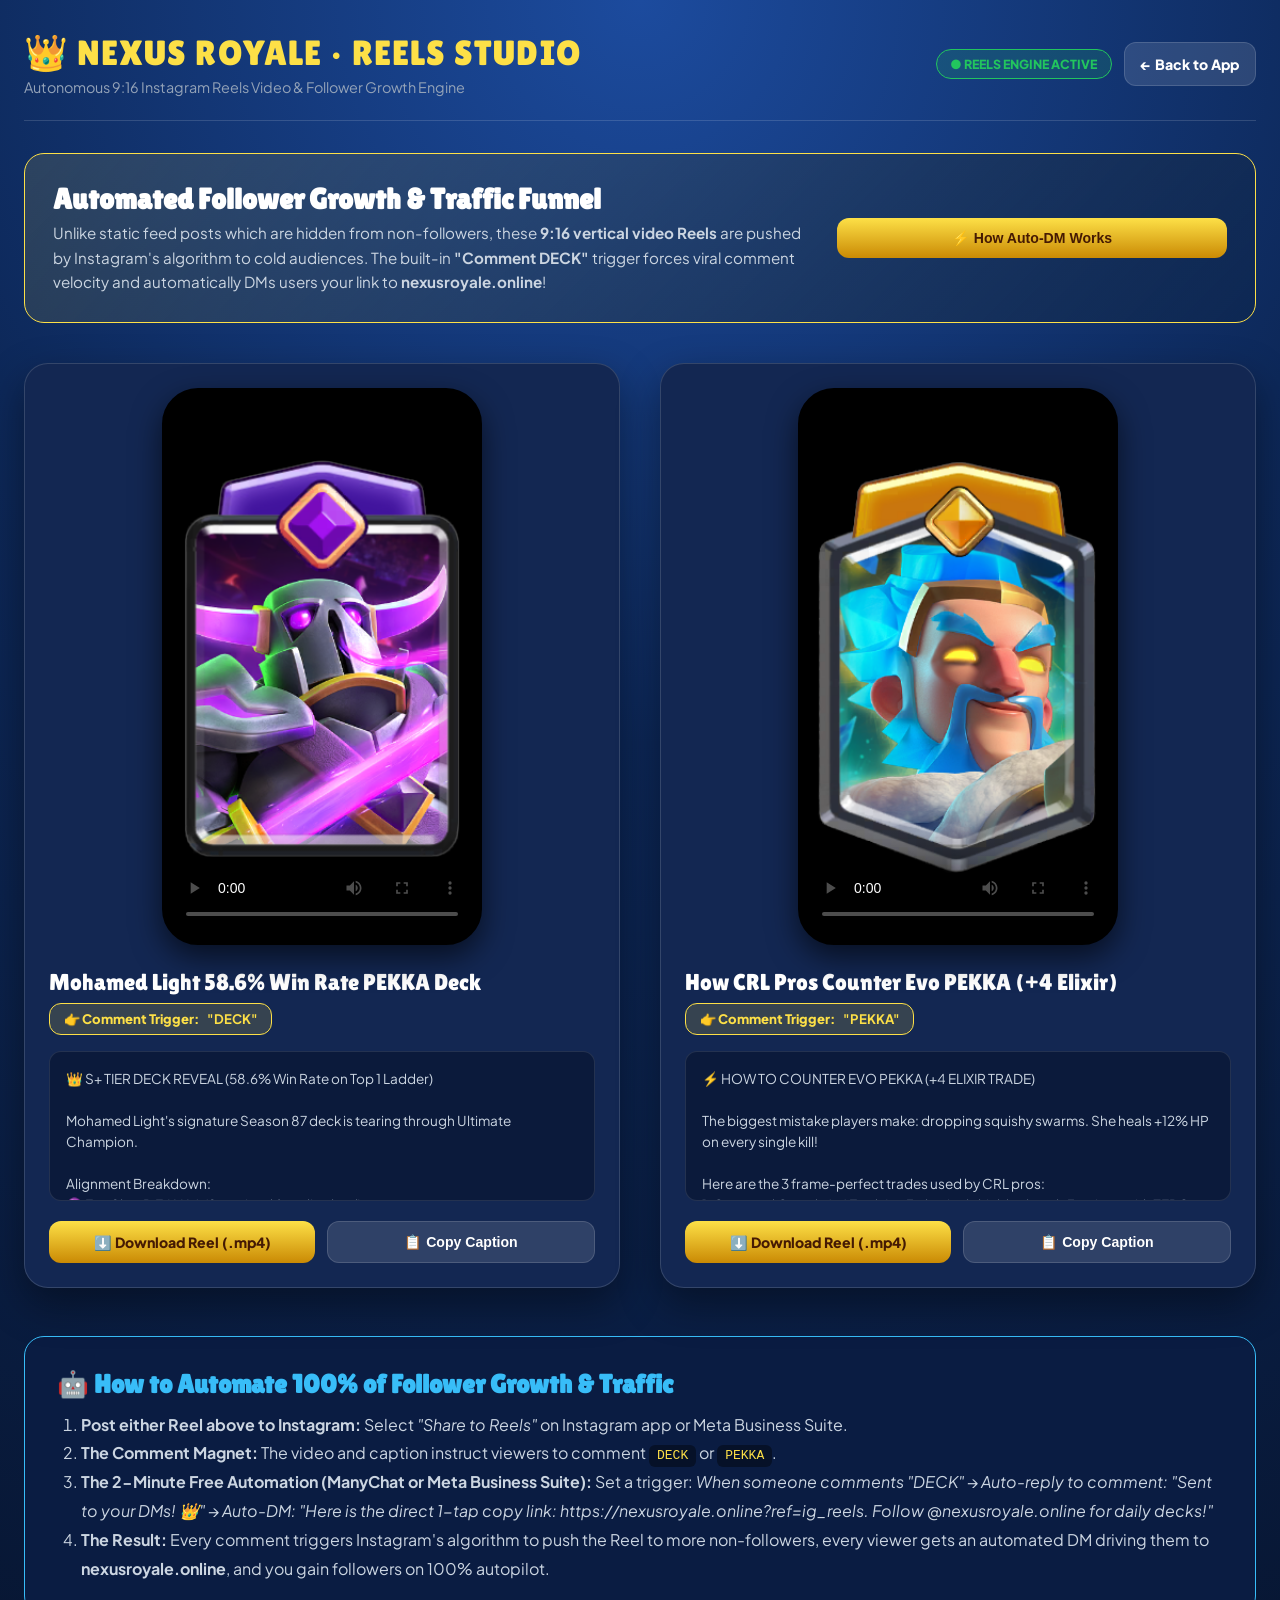
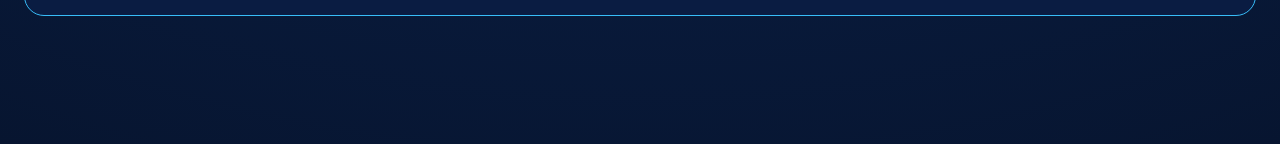
<file: reels_hub.html>
<!DOCTYPE html>
<html lang="en">
<head>
  <meta charset="UTF-8">
  <meta name="viewport" content="width=device-width, initial-scale=1.0">
  <title>Nexus Royale — Autonomous Instagram Reels Studio</title>
  <link rel="preconnect" href="https://fonts.googleapis.com">
  <link rel="preconnect" href="https://fonts.gstatic.com" crossorigin>
  <link href="https://fonts.googleapis.com/css2?family=Lilita+One&family=Plus+Jakarta+Sans:wght@400;600;700;800;900&display=swap" rel="stylesheet">
  <style>
    :root {
      --bg: #071530;
      --surface: #0a1c42;
      --card: #132752;
      --border: rgba(255, 255, 255, 0.14);
      --gold: #fde047;
      --green: #22c55e;
      --cyan: #38bdf8;
      --pink: #ff2a70;
    }
    * { box-sizing: border-box; margin: 0; padding: 0; }
    body {
      background: radial-gradient(circle at 50% 0%, #1c4b9e 0%, #0d2859 40%, #071530 100%);
      color: #fff;
      font-family: 'Plus Jakarta Sans', sans-serif;
      min-height: 100vh;
      padding: 2rem 1.5rem 5rem;
    }
    .container { max-width: 1300px; margin: 0 auto; }
    header {
      display: flex;
      justify-content: space-between;
      align-items: center;
      flex-wrap: wrap;
      gap: 1rem;
      margin-bottom: 2rem;
      padding-bottom: 1.5rem;
      border-bottom: 1.5px solid var(--border);
    }
    .brand-title {
      font-family: 'Lilita One', cursive;
      font-size: 2.2rem;
      color: var(--gold);
      letter-spacing: 0.03em;
    }
    .badge {
      background: rgba(34, 197, 94, 0.15);
      border: 1px solid var(--green);
      color: var(--green);
      padding: 0.35rem 0.85rem;
      border-radius: 9999px;
      font-size: 0.78rem;
      font-weight: 800;
      text-transform: uppercase;
    }
    .hero-banner {
      background: linear-gradient(135deg, rgba(253, 224, 71, 0.12) 0%, rgba(13, 39, 82, 0.85) 100%);
      border: 1.5px solid var(--gold);
      border-radius: 20px;
      padding: 1.75rem;
      margin-bottom: 2.5rem;
      display: flex;
      justify-content: space-between;
      align-items: center;
      flex-wrap: wrap;
      gap: 1.5rem;
    }
    .hero-banner h2 {
      font-family: 'Lilita One', cursive;
      font-size: 1.8rem;
      color: #fff;
      margin-bottom: 0.4rem;
    }
    .hero-banner p { color: #cbd5e1; font-size: 0.95rem; max-width: 760px; line-height: 1.6; }
    .grid {
      display: grid;
      grid-template-columns: repeat(auto-fit, minmax(420px, 1fr));
      gap: 2.5rem;
      margin-bottom: 3rem;
    }
    .reel-card {
      background: var(--card);
      border: 1.5px solid var(--border);
      border-radius: 24px;
      padding: 1.5rem;
      display: flex;
      flex-direction: column;
      box-shadow: 0 16px 40px rgba(0,0,0,0.4);
    }
    .phone-mockup {
      width: 100%;
      max-width: 320px;
      margin: 0 auto 1.5rem;
      border-radius: 36px;
      overflow: hidden;
      border: 8px solid #000;
      box-shadow: 0 12px 30px rgba(0,0,0,0.6);
      background: #000;
      position: relative;
    }
    video {
      width: 100%;
      aspect-ratio: 9/16;
      display: block;
      background: #000;
    }
    .reel-meta { flex: 1; display: flex; flex-direction: column; }
    .reel-title {
      font-family: 'Lilita One', cursive;
      font-size: 1.45rem;
      color: #fff;
      margin-bottom: 0.5rem;
    }
    .trigger-pill {
      display: inline-flex;
      align-items: center;
      gap: 0.5rem;
      background: rgba(253, 224, 71, 0.15);
      border: 1.5px solid var(--gold);
      color: var(--gold);
      padding: 0.4rem 0.85rem;
      border-radius: 12px;
      font-size: 0.82rem;
      font-weight: 800;
      margin-bottom: 1rem;
      width: fit-content;
    }
    .caption-box {
      background: rgba(10, 24, 54, 0.8);
      border: 1px solid rgba(255, 255, 255, 0.1);
      border-radius: 12px;
      padding: 1rem;
      font-size: 0.85rem;
      color: #cbd5e1;
      line-height: 1.55;
      white-space: pre-wrap;
      max-height: 150px;
      overflow-y: auto;
      margin-bottom: 1.25rem;
    }
    .btn-row { display: flex; gap: 0.75rem; flex-wrap: wrap; margin-top: auto; }
    .btn {
      flex: 1;
      padding: 0.75rem 1rem;
      border-radius: 12px;
      font-weight: 800;
      font-size: 0.88rem;
      border: none;
      cursor: pointer;
      display: inline-flex;
      align-items: center;
      justify-content: center;
      gap: 0.4rem;
      transition: transform 0.15s ease, filter 0.15s ease;
      text-decoration: none;
    }
    .btn:hover { transform: translateY(-2px); filter: brightness(1.1); }
    .btn-primary { background: linear-gradient(180deg, #fde047 0%, #ca8a04 100%); color: #451a03; }
    .btn-secondary { background: rgba(255, 255, 255, 0.12); color: #fff; border: 1px solid var(--border); }
    .guide-box {
      background: var(--surface);
      border: 1.5px solid var(--cyan);
      border-radius: 20px;
      padding: 2rem;
      margin-bottom: 3rem;
    }
    .guide-box h3 {
      font-family: 'Lilita One', cursive;
      font-size: 1.6rem;
      color: var(--cyan);
      margin-bottom: 0.75rem;
    }
    .guide-box ol { margin-left: 1.5rem; line-height: 1.8; color: #cbd5e1; }
    .guide-box code { background: rgba(0,0,0,0.4); padding: 0.2rem 0.5rem; border-radius: 6px; color: var(--gold); }
    .toast {
      position: fixed;
      bottom: 2rem;
      right: 2rem;
      background: var(--green);
      color: #052e16;
      font-weight: 800;
      padding: 0.75rem 1.5rem;
      border-radius: 12px;
      box-shadow: 0 10px 30px rgba(0,0,0,0.5);
      transform: translateY(100px);
      opacity: 0;
      transition: all 0.3s ease;
      z-index: 1000;
    }
    .toast.show { transform: translateY(0); opacity: 1; }
  </style>
</head>
<body>
  <div class="container">
    <header>
      <div>
        <div class="brand-title">👑 NEXUS ROYALE • REELS STUDIO</div>
        <div style="color: #94a3b8; font-size: 0.9rem; margin-top: 0.25rem;">Autonomous 9:16 Instagram Reels Video & Follower Growth Engine</div>
      </div>
      <div style="display: flex; gap: 0.75rem; align-items: center;">
        <span class="badge">● Reels Engine Active</span>
        <a href="/" class="btn btn-secondary" style="flex: none;">← Back to App</a>
      </div>
    </header>

    <div class="hero-banner">
      <div>
        <h2>Automated Follower Growth & Traffic Funnel</h2>
        <p>
          Unlike static feed posts which are hidden from non-followers, these <strong>9:16 vertical video Reels</strong> are pushed by Instagram's algorithm to cold audiences. The built-in <strong>"Comment DECK"</strong> trigger forces viral comment velocity and automatically DMs users your link to <strong>nexusroyale.online</strong>!
        </p>
      </div>
      <button class="btn btn-primary" onclick="alert('Open ManyChat.com or Meta Business Suite to link your @nexusroyale.online account to auto-DM anyone who comments DECK!')">
        ⚡ How Auto-DM Works
      </button>
    </div>

    <div class="grid">
      <!-- Reel 1 -->
      <div class="reel-card">
        <div class="phone-mockup">
          <video controls preload="metadata" playsinline poster="assets/cards/pekka_evo.png">
            <source src="reels/reel_1_meta_deck.mp4" type="video/mp4">
            Your browser does not support HTML5 video.
          </video>
        </div>
        <div class="reel-meta">
          <div class="reel-title">Mohamed Light 58.6% Win Rate PEKKA Deck</div>
          <div class="trigger-pill">👉 Comment Trigger: <strong>"DECK"</strong></div>
          <div class="caption-box" id="cap-1">👑 S+ TIER DECK REVEAL (58.6% Win Rate on Top 1 Ladder)

Mohamed Light's signature Season 87 deck is tearing through Ultimate Champion. 

Alignment Breakdown:
🟣 Evo Slot: P.E.K.K.A (Sustained frontline heal)
🟡 Hero Slot: Hero Ice Wizard (1-Elixir Frost Surge freeze)
🔵 Wild Slot: Knight (Iron Bulwark 70% damage reduction)

👉 COMMENT "DECK" BELOW and our bot will instantly DM you the direct 1-Tap Copy Link straight into Clash Royale!

Link in bio: nexusroyale.online
Support Code: NEXUS

Follow @nexusroyale.online for daily meta decks & live telemetry!

#ClashRoyale #ClashRoyaleReels #ClashRoyaleDeck #MohamedLight #PEKKA #Supercell #GamingReels #CRL #ClashRoyalePro #NexusRoyale</div>
          <div class="btn-row">
            <a href="reels/reel_1_meta_deck.mp4" download class="btn btn-primary">⬇️ Download Reel (.mp4)</a>
            <button class="btn btn-secondary" onclick="copyCaption('cap-1')">📋 Copy Caption</button>
          </div>
        </div>
      </div>

      <!-- Reel 2 -->
      <div class="reel-card">
        <div class="phone-mockup">
          <video controls preload="metadata" playsinline poster="assets/cards/ice-wizard_hero.png">
            <source src="reels/reel_2_counter_pekka.mp4" type="video/mp4">
            Your browser does not support HTML5 video.
          </video>
        </div>
        <div class="reel-meta">
          <div class="reel-title">How CRL Pros Counter Evo PEKKA (+4 Elixir)</div>
          <div class="trigger-pill">👉 Comment Trigger: <strong>"PEKKA"</strong></div>
          <div class="caption-box" id="cap-2">⚡ HOW TO COUNTER EVO PEKKA (+4 ELIXIR TRADE)

The biggest mistake players make: dropping squishy swarms. She heals +12% HP on every single kill!

Here are the 3 frame-perfect trades used by CRL pros:
1. Centered Guards (+4 Trade) — 3 physical shields absorb 3 swings with ZERO heal value.
2. Inferno Dragon (+3 Trade) — Air placement completely avoids her melee blade.
3. Tornado to King (+4 Trade) — Activates King Tower permanently.

👉 COMMENT "PEKKA" BELOW to get the free Combat Simulator link in your DMs!

Link in bio: nexusroyale.online
Support Code: NEXUS

Follow @nexusroyale.online for daily strategy guides!

#ClashRoyale #ClashRoyaleStrategy #ClashRoyaleTips #PEKKA #Supercell #GamingReels #ClashRoyaleReels #NexusRoyale #Esports</div>
          <div class="btn-row">
            <a href="reels/reel_2_counter_pekka.mp4" download class="btn btn-primary">⬇️ Download Reel (.mp4)</a>
            <button class="btn btn-secondary" onclick="copyCaption('cap-2')">📋 Copy Caption</button>
          </div>
        </div>
      </div>
    </div>

    <!-- Automated Workflow Guide -->
    <div class="guide-box">
      <h3>🤖 How to Automate 100% of Follower Growth & Traffic</h3>
      <ol>
        <li><strong>Post either Reel above to Instagram:</strong> Select <em>"Share to Reels"</em> on Instagram app or Meta Business Suite.</li>
        <li><strong>The Comment Magnet:</strong> The video and caption instruct viewers to comment <code>DECK</code> or <code>PEKKA</code>.</li>
        <li><strong>The 2-Minute Free Automation (ManyChat or Meta Business Suite):</strong>
          Set a trigger: <em>When someone comments "DECK"</em> → <em>Auto-reply to comment: "Sent to your DMs! 👑"</em> → <em>Auto-DM: "Here is the direct 1-tap copy link: https://nexusroyale.online?ref=ig_reels. Follow @nexusroyale.online for daily decks!"</em>
        </li>
        <li><strong>The Result:</strong> Every comment triggers Instagram's algorithm to push the Reel to more non-followers, every viewer gets an automated DM driving them to <strong>nexusroyale.online</strong>, and you gain followers on 100% autopilot.</li>
      </ol>
    </div>
  </div>

  <div id="toast" class="toast">✅ Caption copied to clipboard!</div>

  <script>
    function copyCaption(id) {
      const text = document.getElementById(id).innerText;
      navigator.clipboard.writeText(text).then(() => {
        const toast = document.getElementById('toast');
        toast.classList.add('show');
        setTimeout(() => toast.classList.remove('show'), 2500);
      });
    }
  </script>
</body>
</html>
</file>
